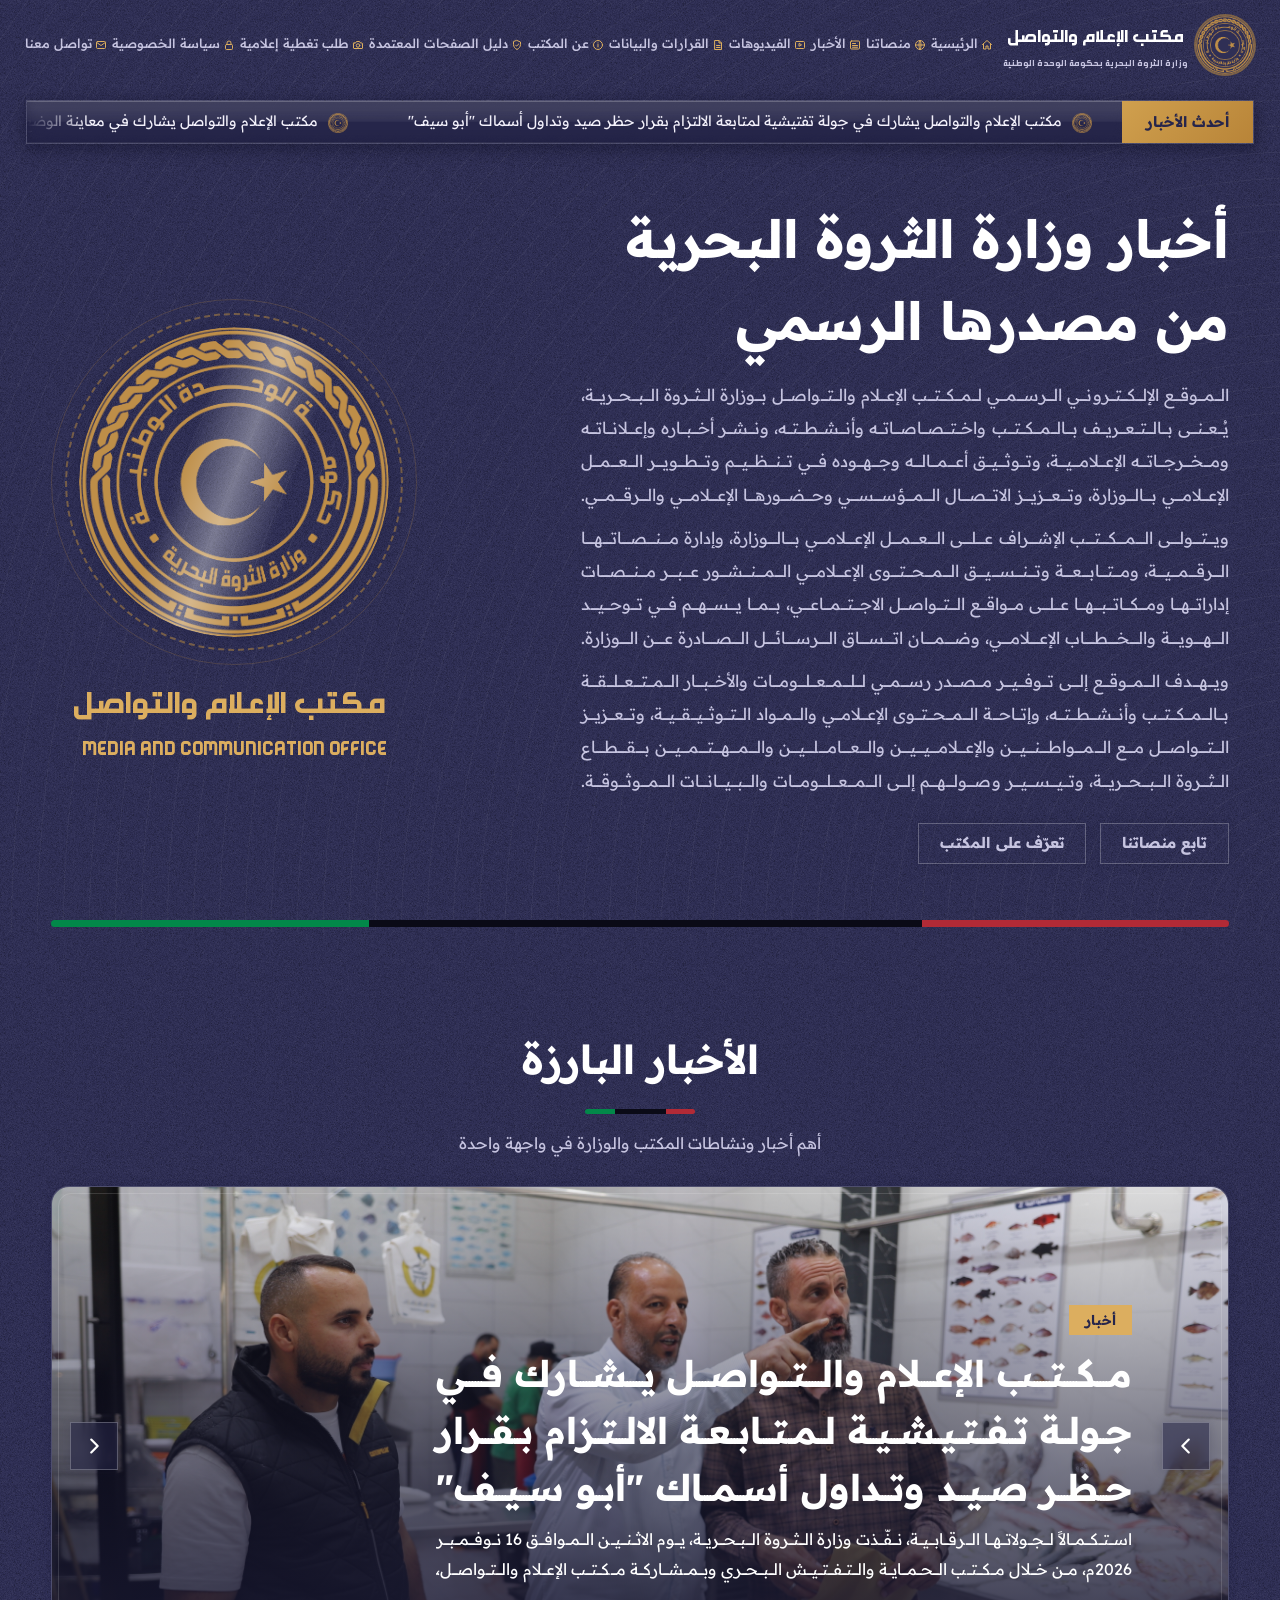
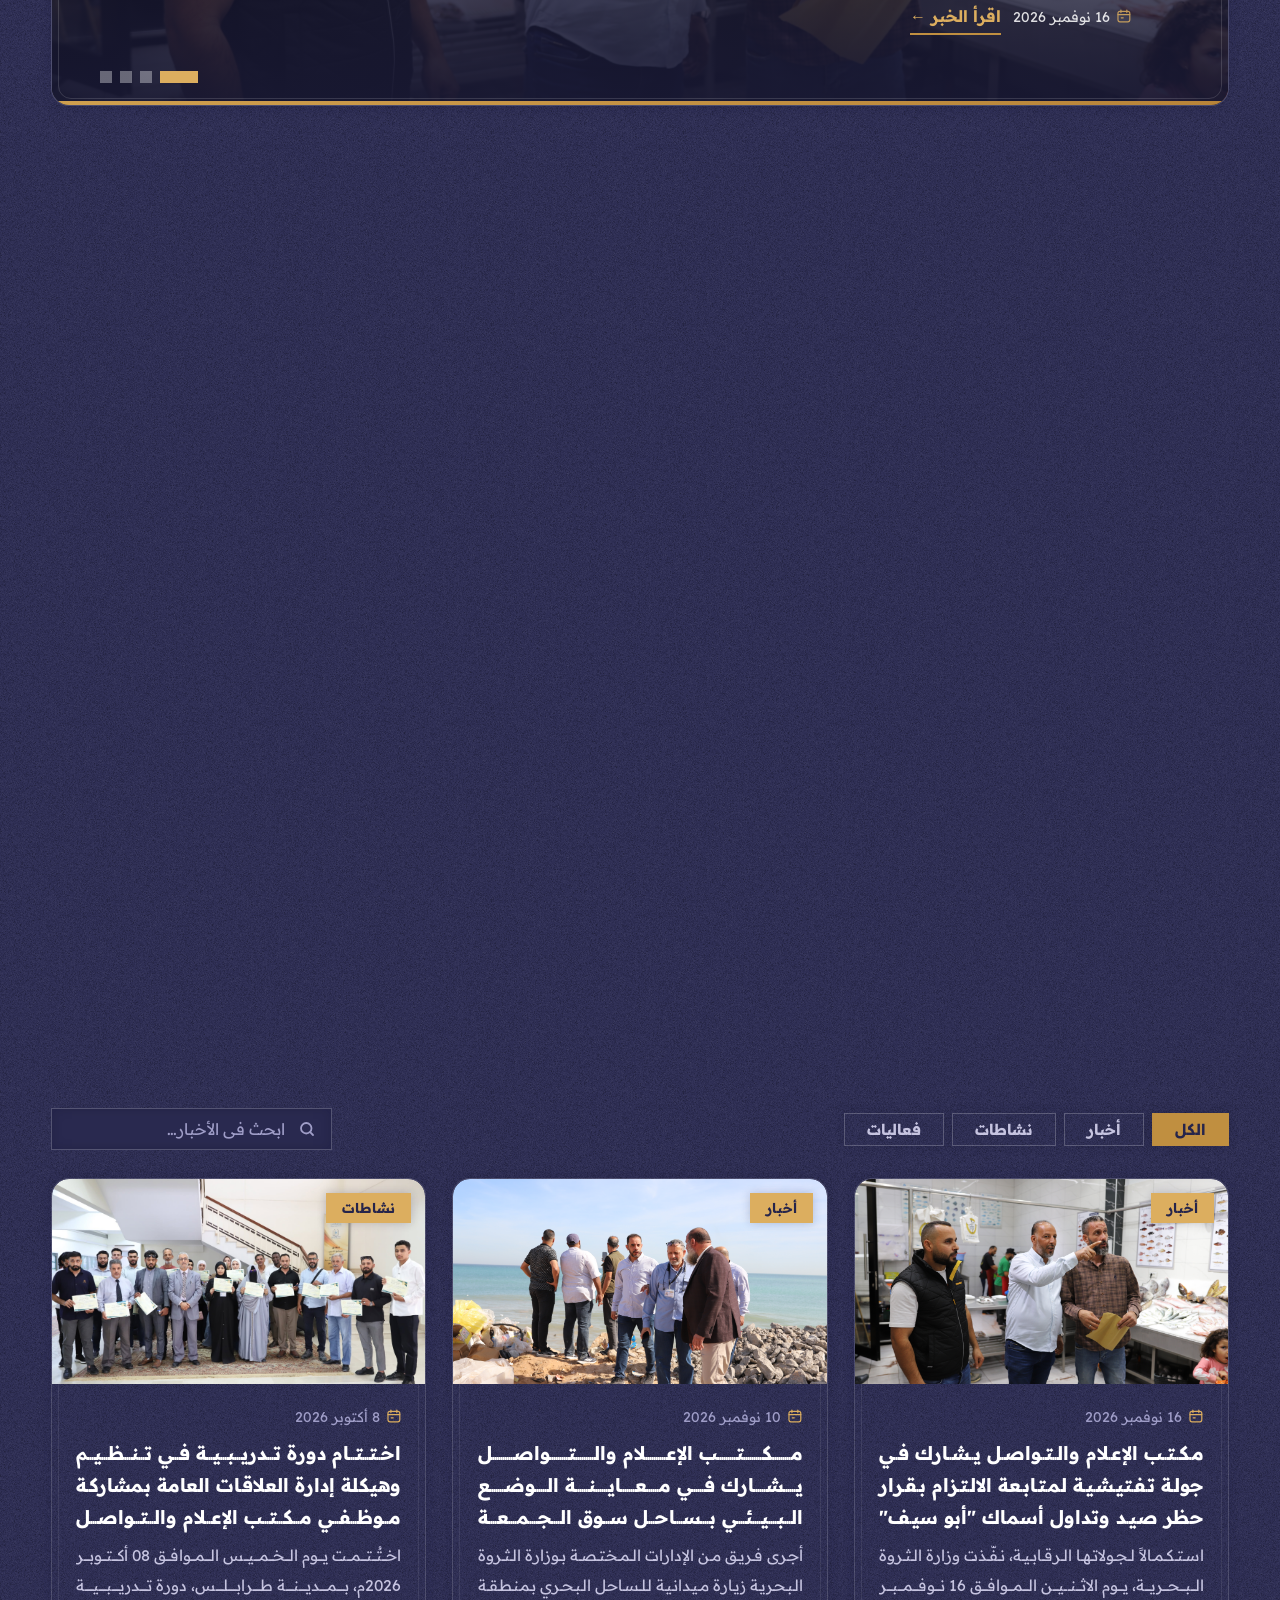
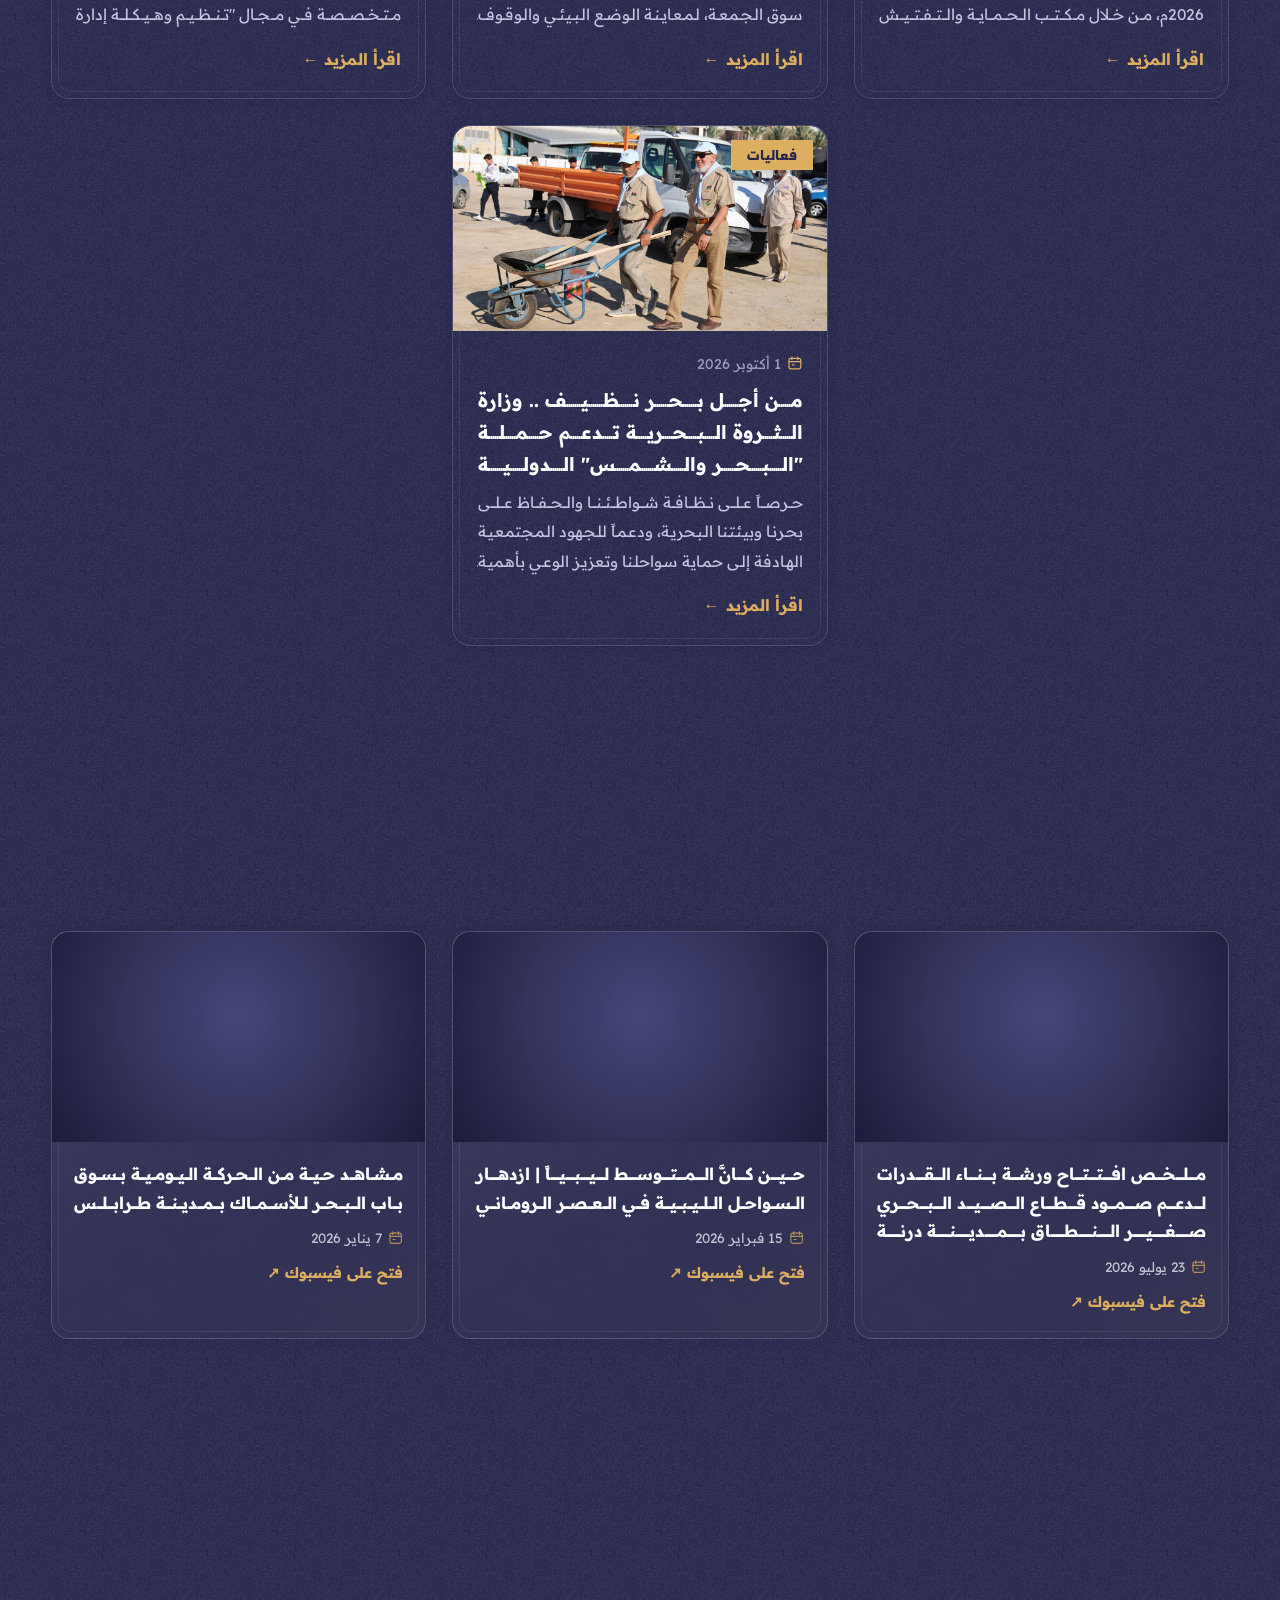
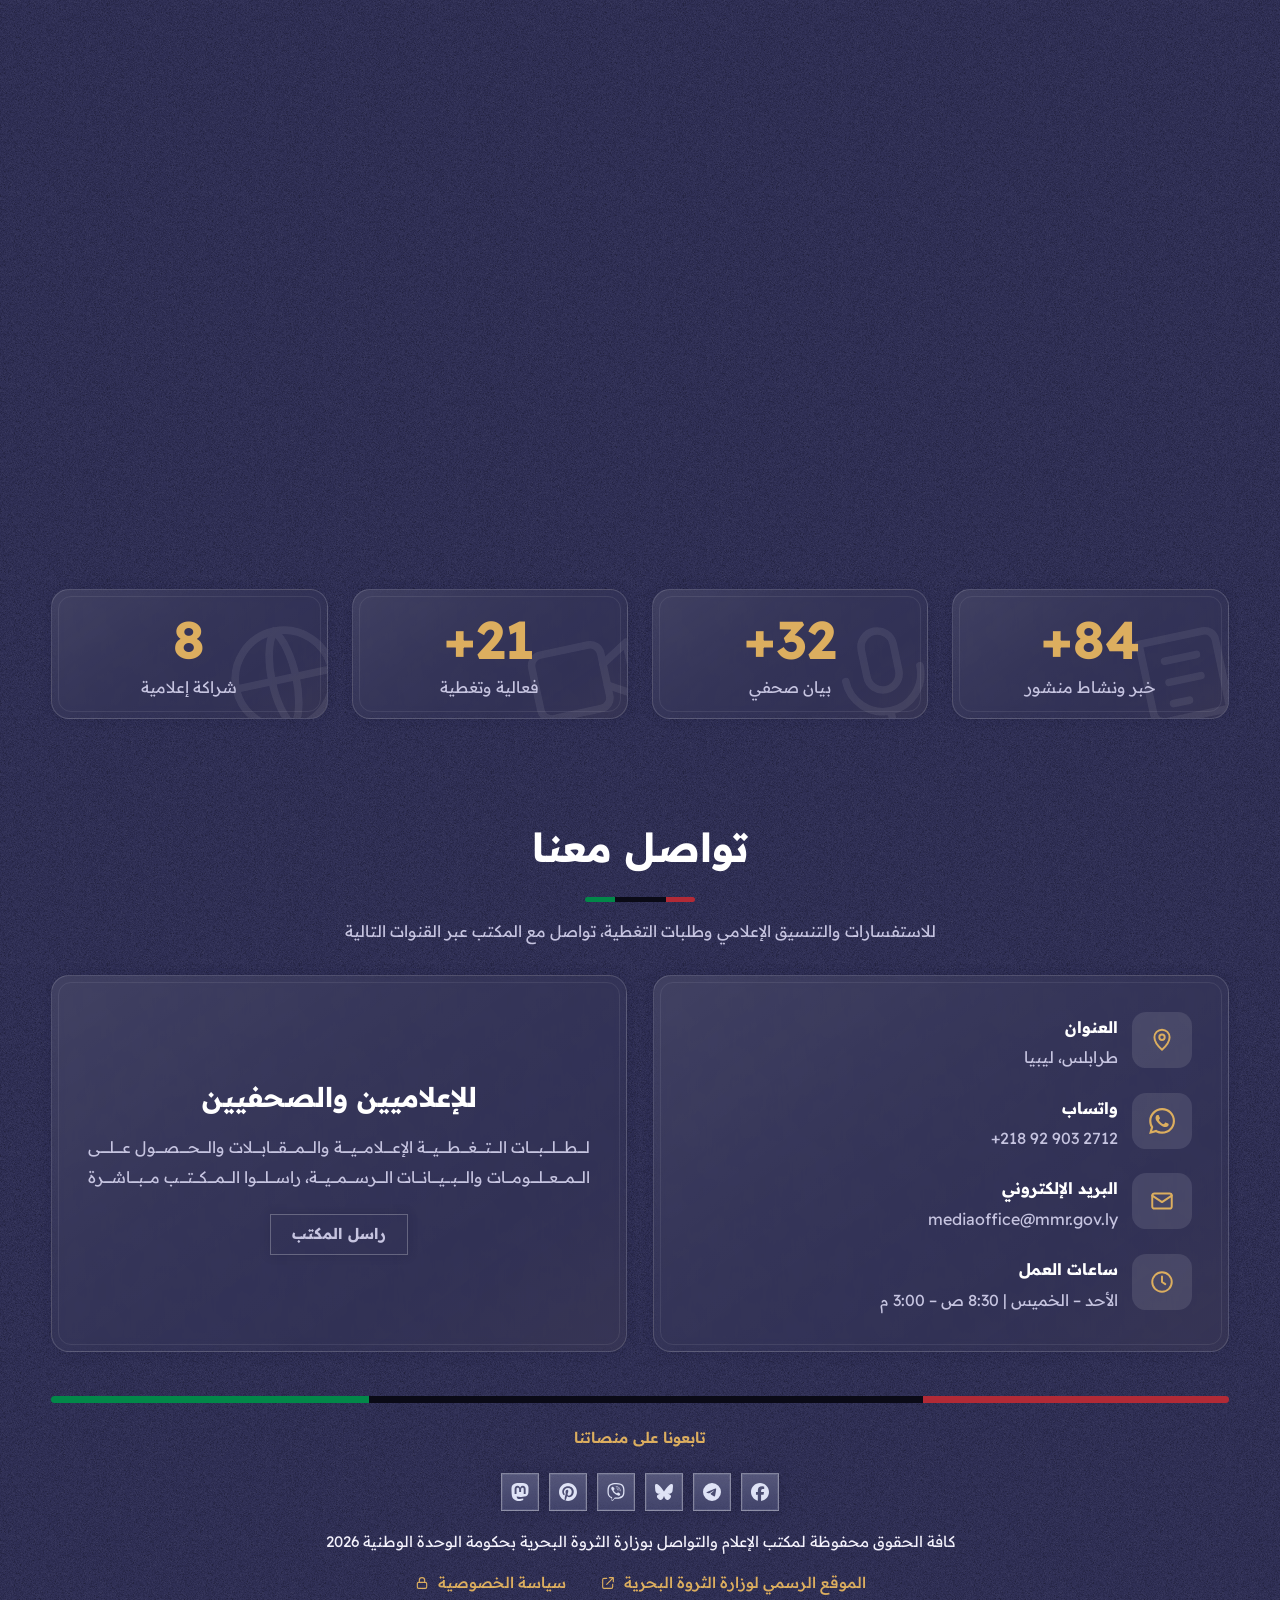
<file: index.html>
<!DOCTYPE html>
<html lang="ar" dir="rtl">
<head>
<!-- Google Analytics -->
<script async src="https://www.googletagmanager.com/gtag/js?id=G-2QQ9T7BYQZ"></script>
<script>
  window.dataLayer = window.dataLayer || [];
  function gtag(){dataLayer.push(arguments);}
  gtag('js', new Date());
  gtag('config', 'G-2QQ9T7BYQZ');
</script>
<meta charset="utf-8">
<meta name="viewport" content="width=device-width, initial-scale=1">
<title>مكتب الإعلام والتواصل | وزارة الثروة البحرية</title>
<meta name="description" content="المنصة الإعلامية الرسمية لمكتب الإعلام والتواصل بوزارة الثروة البحرية — أخبار ونشاطات وبيانات صحفية.">
<meta property="og:title" content="مكتب الإعلام والتواصل | وزارة الثروة البحرية">
<meta property="og:type" content="website">
<meta name="theme-color" content="#2f2f55">
<link rel="stylesheet" href="site.css?v=20261175">
<style>
@font-face{
  font-family:'Ara Hamah AlFidaa';
  src:url([data-uri]) format('woff');
  font-weight:400;
  font-display:swap;
}
.brand b,.brand small,#officeName,#officeEn{font-family:'Ara Hamah AlFidaa','Readex Pro',sans-serif;font-weight:400}
.brand b,.brand small{line-height:1.22}
.office-caption{width:min(100%,19rem);container-type:inline-size;text-align:center;margin-top:36px}
.office-caption #officeName{font-size:14.88cqi;margin:0;line-height:1.25;white-space:nowrap}
.office-caption #officeEn{font-size:9.34cqi;letter-spacing:normal;line-height:1.2;white-space:nowrap}
@media(max-width:900px){.office-caption{width:min(100%,17rem);margin-top:28px}}
.brand b{font-size:clamp(1.45rem,2vw,1.75rem)}
.brand small{display:block;font-size:clamp(.96rem,1.45vw,1.19rem);margin-top:3px}
@media(max-width:480px){.brand{gap:9px}.brand small{max-width:18em}}
</style>
<link rel="stylesheet" href="ticker.css?v=3">
<link rel="icon" href="favicon.ico?v=2" sizes="any">
<link rel="icon" type="image/png" sizes="32x32" href="favicon-32x32.png?v=2">
<link rel="icon" type="image/png" sizes="16x16" href="favicon-16x16.png?v=2">
<link rel="apple-touch-icon" sizes="180x180" href="apple-touch-icon.png?v=2">
<link rel="manifest" href="site.webmanifest">
<link rel="me" href="https://mastodon.social/@mmrlibya">
</head>
<body>

<header class="top" id="top">
  <div class="container nav">
    <a href="#home" class="brand">
      <div class="logo"><img src="images/logo.png" alt="شعار الوزارة"></div>
      <div><b id="brandOffice">مكتب الإعلام والتواصل</b><small id="brandMin"></small></div>
    </a>
    <nav id="nav">
      <ul>
        <li><a href="#home"><svg class="nav-ic" viewBox="0 0 24 24" width="16" height="16" fill="none" stroke="currentColor" stroke-width="2" stroke-linecap="round" stroke-linejoin="round" aria-hidden="true"><path d="M3 11l9-8 9 8"/><path d="M5 10v10h5v-6h4v6h5V10"/></svg><span>الرئيسية</span></a></li>
        <li><a href="#platforms"><svg class="nav-ic" viewBox="0 0 24 24" width="16" height="16" fill="none" stroke="currentColor" stroke-width="2" stroke-linecap="round" stroke-linejoin="round" aria-hidden="true"><circle cx="12" cy="12" r="9"/><path d="M3 12h18"/><path d="M12 3c3 3.2 3 14.8 0 18"/><path d="M12 3c-3 3.2-3 14.8 0 18"/></svg><span>منصاتنا</span></a></li>
        <li><a href="#news"><svg class="nav-ic" viewBox="0 0 24 24" width="16" height="16" fill="none" stroke="currentColor" stroke-width="2" stroke-linecap="round" stroke-linejoin="round" aria-hidden="true"><rect x="3" y="4" width="18" height="16" rx="2"/><path d="M7 9h6"/><path d="M7 13h10"/><path d="M7 16.5h10"/></svg><span>الأخبار</span></a></li>
        <li><a href="videos.html"><svg class="nav-ic" viewBox="0 0 24 24" width="16" height="16" fill="none" stroke="currentColor" stroke-width="2" stroke-linecap="round" stroke-linejoin="round" aria-hidden="true"><rect x="3" y="5" width="18" height="14" rx="2"/><path d="M10 9.5v5l4.5-2.5z"/></svg><span>الفيديوهات</span></a></li>
        <li><a href="decisions.html"><svg class="nav-ic" viewBox="0 0 24 24" width="16" height="16" fill="none" stroke="currentColor" stroke-width="2" stroke-linecap="round" stroke-linejoin="round" aria-hidden="true"><path d="M6 3h8l5 5v13H6z"/><path d="M14 3v5h5"/><path d="M9 13h7"/><path d="M9 17h7"/></svg><span>القرارات والبيانات</span></a></li>
        <li><a href="#about"><svg class="nav-ic" viewBox="0 0 24 24" width="16" height="16" fill="none" stroke="currentColor" stroke-width="2" stroke-linecap="round" stroke-linejoin="round" aria-hidden="true"><circle cx="12" cy="12" r="9"/><path d="M12 11v5"/><path d="M12 7.8v.2"/></svg><span>عن المكتب</span></a></li>
        <li><a href="directory.html"><svg class="nav-ic" viewBox="0 0 24 24" width="16" height="16" fill="none" stroke="currentColor" stroke-width="2" stroke-linecap="round" stroke-linejoin="round" aria-hidden="true"><path d="M12 3l7 3v5c0 4.5-3 8-7 10-4-2-7-5.500-7-10V6z"/><path d="M9 12l2.200 2.200L15.500 10"/></svg><span>دليل الصفحات المعتمدة</span></a></li>
        <li><a href="coverage.html"><svg class="nav-ic" viewBox="0 0 24 24" width="16" height="16" fill="none" stroke="currentColor" stroke-width="2" stroke-linecap="round" stroke-linejoin="round" aria-hidden="true"><path d="M4 8h3l2-3h6l2 3h3a1 1 0 0 1 1 1v9a1 1 0 0 1-1 1H4a1 1 0 0 1-1-1V9a1 1 0 0 1 1-1z"/><circle cx="12" cy="13" r="3.500"/></svg><span>طلب تغطية إعلامية</span></a></li>
        <li><a href="privacy-policy.html"><svg class="nav-ic" viewBox="0 0 24 24" width="16" height="16" fill="none" stroke="currentColor" stroke-width="2" stroke-linecap="round" stroke-linejoin="round" aria-hidden="true"><rect x="5" y="11" width="14" height="10" rx="2"/><path d="M8 11V8a4 4 0 0 1 8 0v3"/></svg><span>سياسة الخصوصية</span></a></li>
        <li><a href="#contact"><svg class="nav-ic" viewBox="0 0 24 24" width="16" height="16" fill="none" stroke="currentColor" stroke-width="2" stroke-linecap="round" stroke-linejoin="round" aria-hidden="true"><rect x="3" y="5" width="18" height="14" rx="2"/><path d="M3.500 7l8.500 6 8.500-6"/></svg><span>تواصل معنا</span></a></li>
      </ul>
    </nav>
    <button class="burger" id="burger" aria-label="القائمة">☰</button>
  </div>
</header>

<!-- Ticker -->
<div class="ticker" id="tickerWrap" hidden data-home="">
  <div class="lbl">أحدث الأخبار</div>
  <div class="track"><div class="ticker-window"><div class="run" id="tickerRun"></div></div></div>
</div>


<!-- Hero -->
<div class="hero" id="home">
  <div class="glow"></div>
  <div class="container">
    <div class="hero-grid">
      <div>
        <h1 id="heroTitle"></h1>
        <p class="lead" id="heroLead"></p>
        <div class="btns">
          <a href="#platforms" class="btn primary">تابع منصاتنا</a>
          <a href="#about" class="btn primary">تعرّف على المكتب</a>
        </div>
      </div>
      <div class="emblem">
        <div class="ring"><div class="emblem-face"><img src="images/logo.png" alt="شعار مكتب الإعلام والتواصل"></div></div>
        <div class="office-caption">
          <h2 id="officeName"></h2>
          <small id="officeEn" lang="en" dir="ltr"></small>
        </div>
      </div>
    </div>
    <div class="flag" aria-hidden="true"><i></i><i></i><i></i></div>
  </div>
</div>

<!-- Featured -->
<section id="featured">
  <div class="container">
    <div class="sec-head rv"><h2>الأخبار البارزة</h2><div class="bar"></div><p>أهم أخبار ونشاطات المكتب والوزارة في واجهة واحدة</p></div>
    <div class="slider rv" id="slider" aria-roledescription="carousel">
      <div id="slides"></div>
      <button class="s-nav s-prev" id="sPrev" aria-label="التالي"><svg viewBox="0 0 24 24" width="22" height="22" fill="none" stroke="currentColor" stroke-width="2.4" stroke-linecap="round" stroke-linejoin="round" aria-hidden="true"><path d="M9 5l7 7-7 7"/></svg></button>
      <button class="s-nav s-next" id="sNext" aria-label="السابق"><svg viewBox="0 0 24 24" width="22" height="22" fill="none" stroke="currentColor" stroke-width="2.4" stroke-linecap="round" stroke-linejoin="round" aria-hidden="true"><path d="M15 5l-7 7 7 7"/></svg></button>
      <div class="dots" id="dots"></div>
      <div class="progress"><i id="prog"></i></div>
    </div>
  </div>
</section>

<!-- Platforms -->
<section id="platforms">
  <div class="container">
    <div class="sec-head rv"><h2>منصاتنا</h2><div class="bar"></div><p>تابع أخبار المكتب والوزارة عبر حساباتنا الرسمية</p></div>
    <div class="plats" id="plats"></div>
  </div>
</section>


<!-- News -->
<section id="news">
  <div class="container">
    <div class="sec-head rv"><h2>الأخبار والنشاطات</h2><div class="bar"></div><p>أحدث أخبار ونشاطات وبيانات مكتب الإعلام والتواصل، يمكنك تصفيتها حسب التصنيف أو البحث فيها</p></div>
    <div class="toolbar rv">
      <div class="filters" id="filters"></div>
      <div class="search">
        <input id="q" type="search" placeholder="ابحث في الأخبار…" aria-label="بحث">
        <svg width="18" height="18" viewBox="0 0 24 24" fill="none" stroke="currentColor" stroke-width="2.4" stroke-linecap="round"><circle cx="11" cy="11" r="7"/><path d="m20 20-3.5-3.5"/></svg>
      </div>
    </div>
    <div class="grid" id="grid"></div>
    <div class="loadmore"><button class="btn outline" id="more">عرض المزيد من الأخبار</button></div>
  </div>
</section>

<!-- Videos -->
<section id="videos">
  <div class="container">
    <div class="sec-head rv"><h2>الفيديوهات</h2><div class="bar"></div><p>إنتاجات مكتب الإعلام والتواصل المرئية من الصفحة الرسمية لوزارة الثروة البحرية على فيسبوك</p></div>
    <div class="vgrid" id="vgrid"></div>
  </div>
</section>

<!-- About -->
<section id="about">
  <div class="container">
    <div class="sec-head rv"><h2>عن المكتب</h2><div class="bar"></div><p>نعمل على إيصال رسالة الوزارة بدقة ومهنية، وبناء علاقة ثقة مع الإعلام والمجتمع</p></div>
    <div class="services" id="services"></div>
  </div>
</section>

<div class="stats"><div class="container stat-grid" id="stats"></div></div>

<!-- Contact -->
<section id="contact">
  <div class="container">
    <div class="sec-head rv"><h2>تواصل معنا</h2><div class="bar"></div><p>للاستفسارات والتنسيق الإعلامي وطلبات التغطية، تواصل مع المكتب عبر القنوات التالية</p></div>
    <div class="contact-wrap">
      <div class="c-card dbl rv"><div class="c-list" id="cList"></div></div>
      <div class="c-card c-cta dbl rv">
        <h3>للإعلاميين والصحفيين</h3>
        <p>لطلبات التغطية الإعلامية والمقابلات والحصول على المعلومات والبيانات الرسمية، راسلوا المكتب مباشرة</p>
        <div><a id="mailBtn" class="btn primary" href="#">راسل المكتب</a></div>
      </div>
    </div>
  </div>
</section>

<footer id="footer">
  <div class="container"><p class="f-follow">تابعونا على منصاتنا</p><div class="f-social" role="navigation" aria-label="منصات مكتب الإعلام والتواصل"><a class="f-soc f-facebook" href="https://www.facebook.com/MMRLibya.Media" target="_blank" rel="noopener" aria-label="فيسبوك" title="فيسبوك"><svg viewBox="0 0 24 24" width="19" height="19" aria-hidden="true"><path fill="currentColor" d="M9.101 23.691v-7.98H6.627v-3.667h2.474v-1.58c0-4.085 1.848-5.978 5.858-5.978.401 0 .955.042 1.468.103a9 9 0 0 1 1.141.195v3.325a9 9 0 0 0-.653-.036 27 27 0 0 0-.733-.009c-.707 0-1.259.096-1.675.309a1.7 1.7 0 0 0-.679.622c-.258.42-.374.995-.374 1.752v1.297h3.919l-.386 2.103-.287 1.564h-3.246v8.245C19.396 23.238 24 18.179 24 12.044c0-6.627-5.373-12-12-12s-12 5.373-12 12c0 5.628 3.874 10.35 9.101 11.647"/></svg></a><a class="f-soc f-telegram" href="https://t.me/MMRMedia" target="_blank" rel="noopener" aria-label="تيليجرام" title="تيليجرام"><svg viewBox="0 0 24 24" width="19" height="19" aria-hidden="true"><path fill="currentColor" d="M11.944 0A12 12 0 0 0 0 12a12 12 0 0 0 12 12 12 12 0 0 0 12-12A12 12 0 0 0 12 0zm4.962 7.224c.1-.002.321.023.465.14a.5.5 0 0 1 .171.325c.016.093.036.306.02.472-.18 1.898-.962 6.502-1.36 8.627-.168.9-.499 1.201-.82 1.23-.696.065-1.225-.46-1.9-.902-1.056-.693-1.653-1.124-2.678-1.8-1.185-.78-.417-1.21.258-1.91.177-.184 3.247-2.977 3.307-3.23.007-.032.014-.15-.056-.212s-.174-.041-.249-.024q-.159.037-5.061 3.345-.72.495-1.302.48c-.428-.008-1.252-.241-1.865-.44-.752-.245-1.349-.374-1.297-.789q.04-.324.893-.663 5.247-2.286 6.998-3.014c3.332-1.386 4.025-1.627 4.476-1.635"/></svg></a><a class="f-soc f-bluesky" href="https://bsky.app/profile/mmr.id.ly" target="_blank" rel="noopener" aria-label="بلو سكاي" title="بلو سكاي"><svg viewBox="0 0 24 24" width="19" height="19" aria-hidden="true"><path fill="currentColor" d="M5.202 2.857C7.954 4.922 10.913 9.11 12 11.358c1.087-2.247 4.046-6.436 6.798-8.501C20.783 1.366 24 .213 24 3.883c0 .732-.42 6.156-.667 7.037-.856 3.061-3.978 3.842-6.755 3.37 4.854.826 6.089 3.562 3.422 6.299-5.065 5.196-7.28-1.304-7.847-2.97-.104-.305-.152-.448-.153-.327 0-.121-.05.022-.153.327-.568 1.666-2.782 8.166-7.847 2.97-2.667-2.737-1.432-5.473 3.422-6.3-2.777.473-5.899-.308-6.755-3.369C.42 10.04 0 4.615 0 3.883c0-3.67 3.217-2.517 5.202-1.026"/></svg></a><a class="f-soc f-viber" href="https://invite.viber.com/?g2=AQBmCLbcQBo1xlcXnOtDM0iU54M0FfDL5Kn6hOlRgG2xcAPt0uUorzZGPcBJAmgn" target="_blank" rel="noopener" aria-label="فايبر" title="فايبر"><svg viewBox="0 0 24 24" width="19" height="19" aria-hidden="true"><path fill="currentColor" d="M11.4 0C9.473.028 5.333.344 3.02 2.467 1.302 4.187.696 6.7.633 9.817S.488 18.776 6.12 20.36h.003l-.004 2.416s-.037.977.61 1.177c.777.242 1.234-.5 1.98-1.302.407-.44.972-1.084 1.397-1.58 3.85.326 6.812-.416 7.15-.525.776-.252 5.176-.816 5.892-6.657.74-6.02-.36-9.83-2.34-11.546-.596-.55-3.006-2.3-8.375-2.323 0 0-.395-.025-1.037-.017zm.058 1.693c.545-.004.88.017.88.017 4.542.02 6.717 1.388 7.222 1.846 1.675 1.435 2.53 4.868 1.906 9.897v.002c-.604 4.878-4.174 5.184-4.832 5.395-.28.09-2.882.737-6.153.524 0 0-2.436 2.94-3.197 3.704-.12.12-.26.167-.352.144-.13-.033-.166-.188-.165-.414l.02-4.018c-4.762-1.32-4.485-6.292-4.43-8.895.054-2.604.543-4.738 1.996-6.173 1.96-1.773 5.474-2.018 7.11-2.03zm.38 2.602a.304.304 0 0 0-.004.607c1.624.01 2.946.537 4.028 1.592 1.073 1.046 1.62 2.468 1.633 4.334.002.167.14.3.307.3a.304.304 0 0 0 .3-.304c-.014-1.984-.618-3.596-1.816-4.764-1.19-1.16-2.692-1.753-4.447-1.765zm-3.96.695a.98.98 0 0 0-.616.117l-.01.002c-.43.247-.816.562-1.146.932q-.004.004-.008.008-.4.484-.46.948a.6.6 0 0 0-.007.14q0 .205.065.4l.013.01c.135.48.473 1.276 1.205 2.604.42.768.903 1.5 1.446 2.186q.405.517.87.984l.132.132q.466.463.984.87a15.5 15.5 0 0 0 2.186 1.447c1.328.733 2.126 1.07 2.604 1.206l.01.014a1.3 1.3 0 0 0 .54.055q.466-.055.948-.46c.004 0 .003-.002.008-.005.37-.33.683-.72.93-1.148l.003-.01c.225-.432.15-.842-.18-1.12-.004 0-.698-.58-1.037-.83q-.54-.383-1.113-.71c-.51-.285-1.032-.106-1.248.174l-.447.564c-.23.283-.657.246-.657.246-3.12-.796-3.955-3.955-3.955-3.955s-.037-.426.248-.656l.563-.448c.277-.215.456-.737.17-1.248a13 13 0 0 0-.71-1.115 28 28 0 0 0-.83-1.035.82.82 0 0 0-.502-.297zm4.49.88a.303.303 0 0 0-.018.606c1.16.085 2.017.466 2.645 1.15.63.688.93 1.524.906 2.57a.306.306 0 0 0 .61.013c.025-1.175-.334-2.193-1.067-2.994-.74-.81-1.777-1.253-3.05-1.346h-.024zm.463 1.63a.305.305 0 0 0-.3.287c-.008.167.12.31.288.32.523.028.875.175 1.113.422.24.245.388.62.416 1.164a.304.304 0 0 0 .605-.03c-.03-.644-.215-1.178-.58-1.557-.367-.378-.893-.574-1.52-.607h-.018z"/></svg></a><a class="f-soc f-pinterest" href="https://www.pinterest.com/MMRLibya_Media" target="_blank" rel="noopener" aria-label="بنترست" title="بنترست"><svg viewBox="0 0 24 24" width="19" height="19" aria-hidden="true"><path fill="currentColor" d="M12.017 0C5.396 0 .029 5.367.029 11.987c0 5.079 3.158 9.417 7.618 11.162-.105-.949-.199-2.403.041-3.439.219-.937 1.406-5.957 1.406-5.957s-.359-.72-.359-1.781c0-1.663.967-2.911 2.168-2.911 1.024 0 1.518.769 1.518 1.688 0 1.029-.653 2.567-.992 3.992-.285 1.193.6 2.165 1.775 2.165 2.128 0 3.768-2.245 3.768-5.487 0-2.861-2.063-4.869-5.008-4.869-3.41 0-5.409 2.562-5.409 5.199 0 1.033.394 2.143.889 2.741.099.12.112.225.085.345-.09.375-.293 1.199-.334 1.363-.053.225-.172.271-.401.165-1.495-.69-2.433-2.878-2.433-4.646 0-3.776 2.748-7.252 7.92-7.252 4.158 0 7.392 2.967 7.392 6.923 0 4.135-2.607 7.462-6.233 7.462-1.214 0-2.354-.629-2.758-1.379l-.749 2.848c-.269 1.045-1.004 2.352-1.498 3.146 1.123.345 2.306.535 3.55.535 6.607 0 11.985-5.365 11.985-11.987C23.999 5.367 18.627 0 12.017 0z"/></svg></a><a class="f-soc f-mastodon" href="https://mastodon.social/@mmrlibya" target="_blank" rel="me noopener" aria-label="ماستودون" title="ماستودون"><svg viewBox="0 0 24 24" width="19" height="19" aria-hidden="true"><path fill="currentColor" d="M23.268 5.313c-.35-2.578-2.617-4.61-5.304-5.004C17.51.242 15.792 0 11.813 0h-.03c-3.98 0-4.835.242-5.288.309C3.882.692 1.496 2.518.917 5.127.64 6.412.61 7.837.661 9.143c.074 1.874.088 3.745.26 5.611.118 1.24.325 2.47.62 3.68.55 2.237 2.777 4.098 4.96 4.857 2.336.792 4.849.923 7.256.38.265-.061.527-.132.786-.213.585-.184 1.27-.39 1.774-.753a.057.057 0 0 0 .023-.043v-1.809a.052.052 0 0 0-.02-.041.053.053 0 0 0-.046-.01 20.282 20.282 0 0 1-4.709.545c-2.73 0-3.463-1.284-3.674-1.818a5.593 5.593 0 0 1-.319-1.433.053.053 0 0 1 .066-.054c1.517.363 3.072.546 4.632.546.376 0 .75 0 1.125-.01 1.57-.044 3.224-.124 4.768-.422.038-.008.077-.015.11-.024 2.435-.464 4.753-1.92 4.989-5.604.008-.145.03-1.52.03-1.67.002-.512.167-3.63-.024-5.545zm-3.748 9.195h-2.561V8.29c0-1.309-.55-1.976-1.67-1.976-1.23 0-1.846.79-1.846 2.35v3.403h-2.546V8.663c0-1.56-.617-2.35-1.848-2.35-1.112 0-1.668.668-1.67 1.977v6.218H4.822V8.102c0-1.31.337-2.35 1.011-3.12.696-.77 1.608-1.164 2.74-1.164 1.311 0 2.302.5 2.962 1.498l.638 1.06.638-1.06c.66-.999 1.65-1.498 2.96-1.498 1.13 0 2.043.395 2.74 1.164.675.77 1.012 1.81 1.012 3.12z"/></svg></a></div><p class="f1">كافة الحقوق محفوظة لمكتب الإعلام والتواصل بوزارة الثروة البحرية بحكومة الوحدة الوطنية 2026</p>
    <p class="ministry-site"><a href="https://www.mmr.gov.ly/" target="_blank" rel="noopener" aria-label="الموقع الرسمي لوزارة الثروة البحرية"><span>الموقع الرسمي لوزارة الثروة البحرية</span><svg aria-hidden="true" width="16" height="16" viewBox="0 0 24 24" fill="none" stroke="currentColor" stroke-width="1.7" stroke-linecap="round" stroke-linejoin="round"><path d="M14 4h6v6m0-6L10 14M10 5H6a2 2 0 0 0-2 2v11a2 2 0 0 0 2 2h11a2 2 0 0 0 2-2v-4"/></svg></a><a href="privacy-policy.html" aria-label="سياسة الخصوصية"><span>سياسة الخصوصية</span><svg aria-hidden="true" width="16" height="16" viewBox="0 0 24 24" fill="none" stroke="currentColor" stroke-width="1.7" stroke-linecap="round" stroke-linejoin="round"><rect x="5" y="11" width="14" height="9" rx="2"/><path d="M8 11V8a4 4 0 0 1 8 0v3"/></svg></a></p>
  </div>
</footer>

<button class="to-top" id="toTop" aria-label="أعلى الصفحة">↑</button>
<div class="modal" id="modal" role="dialog" aria-modal="true"><div class="m-box" id="mBox"></div></div>

<script>
/* =====================================================================
   ملف بيانات الموقع — مكتب الإعلام والتواصل | وزارة الثروة البحرية
   ---------------------------------------------------------------------
   هذا هو الملف الوحيد الذي تحتاج لتعديله لإضافة الأخبار.
   لإضافة خبر جديد: انسخ أحد الأخبار في الأسفل والصقه أعلى القائمة
   ثم غيّر بياناته. (أو استخدم صفحة add-news.html لتوليد الخبر تلقائياً)
   ===================================================================== */

/* ---------- إعدادات عامة (عدّل بياناتك الحقيقية هنا) ---------- */
window.SITE = {
  ministry: "وزارة الثروة البحرية",
  ministrySub: "وزارة الثروة البحرية بحكومة الوحدة الوطنية",
  office: "مكتب الإعلام والتواصل",
  officeEn: "MEDIA AND COMMUNICATION OFFICE",
  heroTitle: "أخبار وزارة الثروة البحرية من مصدرها الرسمي",
  heroText: [
    "الموقع الإلكتروني الرسمي لمكتب الإعلام والتواصل بوزارة الثروة البحرية، يُعنى بالتعريف بالمكتب واختصاصاته وأنشطته، ونشر أخباره وإعلاناته ومخرجاته الإعلامية، وتوثيق أعماله وجهوده في تنظيم وتطوير العمل الإعلامي بالوزارة، وتعزيز الاتصال المؤسسي وحضورها الإعلامي والرقمي.",
    "ويتولى المكتب الإشراف على العمل الإعلامي بالوزارة، وإدارة منصاتها الرقمية، ومتابعة وتنسيق المحتوى الإعلامي المنشور عبر منصات إداراتها ومكاتبها على مواقع التواصل الاجتماعي، بما يسهم في توحيد الهوية والخطاب الإعلامي، وضمان اتساق الرسائل الصادرة عن الوزارة.",
    "ويهدف الموقع إلى توفير مصدر رسمي للمعلومات والأخبار المتعلقة بالمكتب وأنشطته، وإتاحة المحتوى الإعلامي والمواد التوثيقية، وتعزيز التواصل مع المواطنين والإعلاميين والعاملين والمهتمين بقطاع الثروة البحرية، وتيسير وصولهم إلى المعلومات والبيانات الموثوقة.",
  ],

  /* منصاتنا — ضع رابط كل منصة (اترك "" لإخفاء الرابط). icon: facebook | telegram | bluesky | viber | x | instagram | youtube */
  platforms: [
    { name: "فيسبوك",  handle: "صفحة المكتب الرسمية", icon: "facebook", url: "https://www.facebook.com/MMRLibya.Media" },
    { name: "تيليجرام", handle: "قناة المكتب الرسمية", icon: "telegram", url: "https://t.me/MMRMedia" },
    { name: "بلو سكاي", handle: "حساب المكتب الرسمي", icon: "bluesky", url: "https://bsky.app/profile/mmr.id.ly" },
    { name: "فايبر",   handle: "قناة المكتب الرسمية", icon: "viber", url: "https://invite.viber.com/?g2=AQBmCLbcQBo1xlcXnOtDM0iU54M0FfDL5Kn6hOlRgG2xcAPt0uUorzZGPcBJAmgn" },
    { name: "براندفيتش", handle: "الهوية البصرية للمكتب", icon: "brandfetch", cta: "اطّلع على الهوية", url: "https://brandfetch.com/mmr.id.ly" },
    { name: "بنترست", handle: "حساب المكتب الرسمي", icon: "pinterest", cta: "تابعنا", url: "https://www.pinterest.com/MMRLibya_Media" },
    { name: "ماستودون", handle: "حساب المكتب الرسمي", icon: "mastodon", cta: "تابعنا", url: "https://mastodon.social/@mmrlibya" }
  ],

  /* بيانات التواصل — استبدلها ببياناتكم الرسمية */
  contact: {
    address: "طرابلس، ليبيا",
    phone: "+218 92 903 2712",
    email: "mediaoffice@mmr.gov.ly",
    hours: "الأحد – الخميس | 8:30 ص – 3:00 م"
  },

  /* أرقام تظهر بعدّاد متحرك (عدّلها أو احذفها) */
  stats: [
    { value: 120, suffix: "+", label: "خبر ونشاط منشور", icon: "press" },
    { value: 45,  suffix: "+", label: "بيان صحفي" },
    { value: 30,  suffix: "+", label: "فعالية وتغطية" },
    { value: 12,  suffix: "",  label: "شراكة إعلامية" }
  ],

  /* مهام المكتب (قسم "عن المكتب") */
  services: [
    { icon: "mic",   title: "المتحدث الرسمي والبيانات", text: "صياغة البيانات الصحفية والتصريحات الرسمية ونشرها عبر القنوات المعتمدة" },
    { icon: "cam",   title: "التغطية الإعلامية",       text: "تغطية فعاليات الوزارة وزيارات المسؤولين والاجتماعات والمؤتمرات" },
    { icon: "net",   title: "المنصات الرقمية",         text: "إدارة حسابات الوزارة على مواقع الـتواصل الاجتماعي وتحديث محتواها" },
    { icon: "press", title: "العلاقات مع الإعلام",     text: "التنسيق مع الصحفيين والمؤسسات الإعلامية وتسهيل الحصول على المعلومة" },
    { icon: "doc",   title: "الرصد والتحليل",          text: "رصد ما يُنشر عن قطاع الثروة البحرية وإعداد التقارير الإعلامية الدورية" },
    { icon: "heart", title: "التوعية المجتمعية",       text: "حملات توعوية حول الصيد المستدام وحماية البيئة البحرية والموارد الحية" }
  ]
};

/* ---------- الأخبار والنشاطات ----------
   الحقول:
   id       : معرّف فريد بالإنجليزية بلا مسافات (مثال: "news-2026-11-20")
   title    : عنوان الخبر
   date     : التاريخ بصيغة سنة-شهر-يوم  (2026-11-20)
   category : التصنيف: "أخبار" أو "نشاطات" أو "بيانات" أو "فعاليات" (أو أي تصنيف تريده)
   summary  : ملخص قصير (سطرين) يظهر في البطاقة
   content  : نص الخبر الكامل — قائمة فقرات، كل فقرة بين علامتي اقتباس وتفصلها فاصلة
   image    : مسار الصورة، مثل "images/news1.jpg" (اتركه "" لاستخدام تصميم تلقائي)
   featured : true ليظهر الخبر في السلايدر البارز بالواجهة، وإلا false
   ملاحظة: الأخبار التالية تجريبية لعرض التصميم — احذفها أو استبدلها بأخبارك.
-------------------------------------------------------------- */
window.NEWS = [
  {
    id: "sample-5",
    title: "خبر تجريبي: إطلاق الموقع الإلكتروني الجديد لمكتب الإعلام والتواصل",
    date: "2026-11-20",
    category: "أخبار",
    summary: "هذا خبر تجريبي لعرض شكل الخبر البارز في الواجهة. استبدله بخبرك الحقيقي عبر ملف site-data.js?v=20261168",
    content: [
      "هذه فقرة تجريبية توضّح كيف يظهر نص الخبر الكامل داخل النافذة المنبثقة عند الضغط على البطاقة.",
      "يمكنك كتابة عدة فقرات؛ كل فقرة تُضاف بين علامتي اقتباس وتفصلها فاصلة كما في هذا المثال."
    ],
    image: "",
    featured: true
  },
  {
    id: "sample-4",
    title: "خبر تجريبي: تغطية اجتماع تنسيقي بين الوزارة والجهات ذات العلاقة",
    date: "2026-11-18",
    category: "نشاطات",
    summary: "مثال على خبر نشاط من نشاطات المكتب يظهر في السلايدر البارز وفي قائمة الأخبار الحديثة",
    content: ["نص تجريبي لخبر نشاط. استبدله بتفاصيل النشاط الحقيقي."],
    image: "",
    featured: true
  },
  {
    id: "sample-3",
    title: "خبر تجريبي: بيان صحفي صادر عن مكتب الإعلام",
    date: "2026-11-14",
    category: "بيانات",
    summary: "مثال على بيان صحفي. يمكن تصنيف الأخبار حسب النوع ويقوم الموقع بإنشاء أزرار التصفية تلقائياً",
    content: ["نص تجريبي للبيان الصحفي."],
    image: "",
    featured: true
  },
  {
    id: "sample-2",
    title: "خبر تجريبي: مشاركة الوزارة في فعالية توعوية حول حماية البيئة البحرية",
    date: "2026-11-09",
    category: "فعاليات",
    summary: "مثال على خبر فعالية. أضف صورة للخبر بوضع مسارها في حقل image",
    content: ["نص تجريبي لخبر فعالية."],
    image: "",
    featured: false
  },
  {
    id: "sample-1",
    title: "خبر تجريبي: ورشة إعلامية لتعزيز التواصل المؤسسي",
    date: "2026-11-03",
    category: "نشاطات",
    summary: "مثال إضافي لتعبئة شبكة الأخبار وإظهار زر عرض المزيد والتصفية والبحث",
    content: ["نص تجريبي."],
    image: "",
    featured: false
  }
];

window.LOGO_FB='[data-uri]';
(function(){document.querySelectorAll('img[src="images/logo.png"]').forEach(function(i){function fb(){i.onerror=null;i.src=window.LOGO_FB}i.onerror=fb;if(i.complete&&!i.naturalWidth)fb()})})();

</script>
<script src="site-data.js?v=20261168"></script>
<script>
const S=(p,w=26,f="none")=>`<svg width="${w}" height="${w}" viewBox="0 0 24 24" fill="${f}" stroke="${f==='none'?'currentColor':'none'}" stroke-width="1.8" stroke-linecap="round" stroke-linejoin="round">${p}</svg>`;
const ICONS={
  calendar:S('<rect x="3" y="5" width="18" height="16" rx="3"/><path d="M7.5 3v4M16.5 3v4M3 10h18M8 15h3"/>'),
  mic:S('<rect x="9" y="3" width="6" height="11" rx="3"/><path d="M5 11a7 7 0 0 0 14 0M12 18v3"/>'),
  cam:S('<rect x="3" y="6" width="13" height="12" rx="2"/><path d="m16 10 5-3v10l-5-3"/>'),
  net:S('<circle cx="12" cy="12" r="9"/><path d="M3 12h18M12 3c3 3.5 3 14.5 0 18M12 3c-3 3.5-3 14.5 0 18"/>'),
  press:S('<path d="M5 4h12a2 2 0 0 1 2 2v13H7a2 2 0 0 1-2-2zM9 8h6M9 12h6M9 16h3"/>'),
  doc:S('<path d="M4 20V10M10 20V4M16 20v-8M22 20H2"/>'),
  heart:S('<path d="M12 20s-8-4.6-8-10.5A4.5 4.5 0 0 1 12 7a4.5 4.5 0 0 1 8 2.5C20 15.4 12 20 12 20z"/>'),
  pin:S('<path d="M12 21s7-6.2 7-11.5A7 7 0 0 0 5 9.5C5 14.8 12 21 12 21z"/><circle cx="12" cy="9.5" r="2.5"/>',22),
  whatsapp:S('<path fill-rule="evenodd" d="M20.52 3.45A11.84 11.84 0 0 0 12.09 0C5.53 0 .2 5.33.2 11.89c0 2.09.54 4.13 1.58 5.93L.1 24l6.3-1.65a11.9 11.9 0 0 0 5.69 1.45h.01c6.55 0 11.89-5.33 11.89-11.89 0-3.18-1.24-6.18-3.47-8.46ZM12.1 21.79h-.01c-1.78 0-3.53-.48-5.05-1.39l-.36-.21-3.74.98 1-3.65-.24-.37a9.86 9.86 0 0 1-1.51-5.26c0-5.45 4.44-9.89 9.9-9.89a9.83 9.83 0 0 1 7 2.9 9.84 9.84 0 0 1 2.9 7c0 5.46-4.44 9.89-9.89 9.89Zm5.43-7.41c-.3-.15-1.76-.87-2.03-.97-.27-.1-.47-.15-.67.15-.2.3-.77.97-.94 1.16-.17.2-.35.23-.65.08-.3-.15-1.26-.46-2.4-1.48-.89-.79-1.49-1.77-1.66-2.07-.17-.3-.02-.46.13-.61.13-.13.3-.35.45-.52.15-.17.2-.3.3-.5.1-.19.05-.37-.03-.52-.07-.15-.67-1.61-.91-2.21-.24-.58-.49-.5-.67-.51h-.57c-.2 0-.52.07-.79.37-.27.3-1.04 1.02-1.04 2.48s1.07 2.88 1.22 3.08c.15.2 2.1 3.21 5.09 4.5.71.31 1.27.49 1.7.63.71.22 1.36.19 1.87.12.57-.09 1.76-.72 2.01-1.42.25-.69.25-1.29.17-1.41-.07-.13-.27-.2-.57-.35Z"/>',26,'currentColor'),
  mail:S('<rect x="3" y="5" width="18" height="14" rx="2"/><path d="m3 7 9 6 9-6"/>',22),
  clock:S('<circle cx="12" cy="12" r="9"/><path d="M12 7v5l3 2"/>',22),
  wave:S('<path d="M2 9c2.5-3 5-3 7.5 0s5 3 7.5 0 3-2 5-1M2 15c2.5-3 5-3 7.5 0s5 3 7.5 0 3-2 5-1"/>',70),
  fish:S('<path d="M3 12c3-5 8-6 12-4l5-3v14l-5-3c-4 2-9 1-12-4z"/><circle cx="8" cy="11" r=".8"/>',70),
  speaker:S('<path d="M4 10v4h4l6 4V6L8 10zM17 9a4 4 0 0 1 0 6"/>',70),
  star:S('<path d="m12 3 2.8 5.8 6.2.9-4.5 4.4 1.1 6.2L12 17.3 6.4 20.3l1.1-6.2L3 9.7l6.2-.9z"/>',70),
  pinterest:S('<path d="M12.017 0C5.396 0 .029 5.367.029 11.987c0 5.079 3.158 9.417 7.618 11.162-.105-.949-.199-2.403.041-3.439.219-.937 1.406-5.957 1.406-5.957s-.359-.72-.359-1.781c0-1.663.967-2.911 2.168-2.911 1.024 0 1.518.769 1.518 1.688 0 1.029-.653 2.567-.992 3.992-.285 1.193.6 2.165 1.775 2.165 2.128 0 3.768-2.245 3.768-5.487 0-2.861-2.063-4.869-5.008-4.869-3.41 0-5.409 2.562-5.409 5.199 0 1.033.394 2.143.889 2.741.099.12.112.225.085.345-.09.375-.293 1.199-.334 1.363-.053.225-.172.271-.401.165-1.495-.69-2.433-2.878-2.433-4.646 0-3.776 2.748-7.252 7.92-7.252 4.158 0 7.392 2.967 7.392 6.923 0 4.135-2.607 7.462-6.233 7.462-1.214 0-2.354-.629-2.758-1.379l-.749 2.848c-.269 1.045-1.004 2.352-1.498 3.146 1.123.345 2.306.535 3.55.535 6.607 0 11.985-5.365 11.985-11.987C23.999 5.367 18.627 0 12.017 0z"/>',26,"currentColor"),
  mastodon:S('<path d="M23.268 5.313c-.35-2.578-2.617-4.61-5.304-5.004C17.51.242 15.792 0 11.813 0h-.03c-3.98 0-4.835.242-5.288.309C3.882.692 1.496 2.518.917 5.127.64 6.412.61 7.837.661 9.143c.074 1.874.088 3.745.26 5.611.118 1.24.325 2.47.62 3.68.55 2.237 2.777 4.098 4.96 4.857 2.336.792 4.849.923 7.256.38.265-.061.527-.132.786-.213.585-.184 1.27-.39 1.774-.753a.057.057 0 0 0 .023-.043v-1.809a.052.052 0 0 0-.02-.041.053.053 0 0 0-.046-.01 20.282 20.282 0 0 1-4.709.545c-2.73 0-3.463-1.284-3.674-1.818a5.593 5.593 0 0 1-.319-1.433.053.053 0 0 1 .066-.054c1.517.363 3.072.546 4.632.546.376 0 .75 0 1.125-.01 1.57-.044 3.224-.124 4.768-.422.038-.008.077-.015.11-.024 2.435-.464 4.753-1.92 4.989-5.604.008-.145.03-1.52.03-1.67.002-.512.167-3.63-.024-5.545zm-3.748 9.195h-2.561V8.29c0-1.309-.55-1.976-1.67-1.976-1.23 0-1.846.79-1.846 2.35v3.403h-2.546V8.663c0-1.56-.617-2.35-1.848-2.35-1.112 0-1.668.668-1.67 1.977v6.218H4.822V8.102c0-1.31.337-2.35 1.011-3.12.696-.77 1.608-1.164 2.74-1.164 1.311 0 2.302.5 2.962 1.498l.638 1.06.638-1.06c.66-.999 1.65-1.498 2.96-1.498 1.13 0 2.043.395 2.74 1.164.675.77 1.012 1.81 1.012 3.12z"/>',26,"currentColor"),
  brandfetch:S('<path d="M23.226 5.842q0 2.236-1.589 3.869-1.588 1.605-4.633 2.315 1.641.448 2.489 1.474.847 1 .847 2.316 0 2.08-1.324 3.605-1.298 1.527-3.812 2.368-2.515.816-6.063.816-1.324 0-2.118-.079-.027.737-.636 1.106-.61.368-1.562.368c-.952 0-1.077-.14-1.324-.421q-.344-.42-.291-1.237.238-3.684.927-7.71a76 76 0 0 1 1.747-7.816q.185-.659.741-.921.556-.264 1.457-.263 1.614 0 1.615.894 0 .37-.16.842-.687 2.053-1.376 5.58a66 66 0 0 0-.98 6.684q1.271.105 2.066.105 3.706 0 5.427-1.053 1.747-1.079 1.747-2.737 0-1.157-1.006-1.947-.98-.79-3.31-.868-.529-.027-.74-.264-.212-.236-.212-.763 0-.762.317-1.237.318-.473 1.165-.5 1.88-.053 3.39-.552 1.535-.5 2.409-1.395.873-.921.873-2.132 0-1.525-1.509-2.394Q16.289 3 13.165 3q-2.834 0-5.48.737-2.649.71-4.501 1.816-.848.5-1.43.5-.477 0-.742-.316-.237-.342-.238-.842 0-.658.265-1.132.291-.473 1.35-1.079Q4.613 1.421 7.605.711A26.4 26.4 0 0 1 13.721 0q4.792 0 7.148 1.605 2.357 1.605 2.357 4.237"/>',30,"currentColor"),
  facebook:S('<path d="M14 8h3V4h-3a4 4 0 0 0-4 4v2H7v4h3v7h4v-7h3l1-4h-4V8.5c0-.3.2-.5.5-.5z"/>',30,"currentColor"),
  telegram:S('<path d="M11.944 0A12 12 0 0 0 0 12a12 12 0 0 0 12 12 12 12 0 0 0 12-12A12 12 0 0 0 12 0zm4.962 7.224c.1-.002.321.023.465.14a.5.5 0 0 1 .171.325c.016.093.036.306.02.472-.18 1.898-.962 6.502-1.36 8.627-.168.9-.499 1.201-.82 1.23-.696.065-1.225-.46-1.9-.902-1.056-.693-1.653-1.124-2.678-1.8-1.185-.78-.417-1.21.258-1.91.177-.184 3.247-2.977 3.307-3.23.007-.032.014-.15-.056-.212s-.174-.041-.249-.024q-.159.037-5.061 3.345-.72.495-1.302.48c-.428-.008-1.252-.241-1.865-.44-.752-.245-1.349-.374-1.297-.789q.04-.324.893-.663 5.247-2.286 6.998-3.014c3.332-1.386 4.025-1.627 4.476-1.635"/>',30,"currentColor"),
  bluesky:S('<path d="M5.202 2.857C7.954 4.922 10.913 9.11 12 11.358c1.087-2.247 4.046-6.436 6.798-8.501C20.783 1.366 24 .213 24 3.883c0 .732-.42 6.156-.667 7.037-.856 3.061-3.978 3.842-6.755 3.37 4.854.826 6.089 3.562 3.422 6.299-5.065 5.196-7.28-1.304-7.847-2.97-.104-.305-.152-.448-.153-.327 0-.121-.05.022-.153.327-.568 1.666-2.782 8.166-7.847 2.97-2.667-2.737-1.432-5.473 3.422-6.3-2.777.473-5.899-.308-6.755-3.369C.42 10.04 0 4.615 0 3.883c0-3.67 3.217-2.517 5.202-1.026"/>',26,"currentColor"),
  viber:S('<path d="M11.4 0C9.473.028 5.333.344 3.02 2.467 1.302 4.187.696 6.7.633 9.817S.488 18.776 6.12 20.36h.003l-.004 2.416s-.037.977.61 1.177c.777.242 1.234-.5 1.98-1.302.407-.44.972-1.084 1.397-1.58 3.85.326 6.812-.416 7.15-.525.776-.252 5.176-.816 5.892-6.657.74-6.02-.36-9.83-2.34-11.546-.596-.55-3.006-2.3-8.375-2.323 0 0-.395-.025-1.037-.017zm.058 1.693c.545-.004.88.017.88.017 4.542.02 6.717 1.388 7.222 1.846 1.675 1.435 2.53 4.868 1.906 9.897v.002c-.604 4.878-4.174 5.184-4.832 5.395-.28.09-2.882.737-6.153.524 0 0-2.436 2.94-3.197 3.704-.12.12-.26.167-.352.144-.13-.033-.166-.188-.165-.414l.02-4.018c-4.762-1.32-4.485-6.292-4.43-8.895.054-2.604.543-4.738 1.996-6.173 1.96-1.773 5.474-2.018 7.11-2.03zm.38 2.602a.304.304 0 0 0-.004.607c1.624.01 2.946.537 4.028 1.592 1.073 1.046 1.62 2.468 1.633 4.334.002.167.14.3.307.3a.304.304 0 0 0 .3-.304c-.014-1.984-.618-3.596-1.816-4.764-1.19-1.16-2.692-1.753-4.447-1.765zm-3.96.695a.98.98 0 0 0-.616.117l-.01.002c-.43.247-.816.562-1.146.932q-.004.004-.008.008-.4.484-.46.948a.6.6 0 0 0-.007.14q0 .205.065.4l.013.01c.135.48.473 1.276 1.205 2.604.42.768.903 1.5 1.446 2.186q.405.517.87.984l.132.132q.466.463.984.87a15.5 15.5 0 0 0 2.186 1.447c1.328.733 2.126 1.07 2.604 1.206l.01.014a1.3 1.3 0 0 0 .54.055q.466-.055.948-.46c.004 0 .003-.002.008-.005.37-.33.683-.72.93-1.148l.003-.01c.225-.432.15-.842-.18-1.12-.004 0-.698-.58-1.037-.83q-.54-.383-1.113-.71c-.51-.285-1.032-.106-1.248.174l-.447.564c-.23.283-.657.246-.657.246-3.12-.796-3.955-3.955-3.955-3.955s-.037-.426.248-.656l.563-.448c.277-.215.456-.737.17-1.248a13 13 0 0 0-.71-1.115 28 28 0 0 0-.83-1.035.82.82 0 0 0-.502-.297zm4.49.88a.303.303 0 0 0-.018.606c1.16.085 2.017.466 2.645 1.15.63.688.93 1.524.906 2.57a.306.306 0 0 0 .61.013c.025-1.175-.334-2.193-1.067-2.994-.74-.81-1.777-1.253-3.05-1.346h-.024zm.463 1.63a.305.305 0 0 0-.3.287c-.008.167.12.31.288.32.523.028.875.175 1.113.422.24.245.388.62.416 1.164a.304.304 0 0 0 .605-.03c-.03-.644-.215-1.178-.58-1.557-.367-.378-.893-.574-1.52-.607h-.018z"/>',26,"currentColor"),
  x:S('<path d="M4 4l16 16M20 4 4 20"/>',28),
  instagram:S('<rect x="3" y="3" width="18" height="18" rx="5"/><circle cx="12" cy="12" r="4"/><circle cx="17.500" cy="6.500" r=".6"/>',30),
  youtube:S('<rect x="2.500" y="5.500" width="19" height="13" rx="4"/><path d="m10 9 5 3-5 3z"/>',30)
};
const CAT={
  "أخبار":{c:["#2c2c58","#4b4aa0"],i:"wave"},
  "نشاطات":{c:["#04602f","#0fa35c"],i:"fish"},
  "بيانات":{c:["#7a1f2a","#c23642"],i:"speaker"},
  "فعاليات":{c:["#8a6224","#d1a14f"],i:"star"}
};
const catOf=c=>CAT[c]||{c:["#2c2c58","#c08f40"],i:"wave"};

const $=s=>document.querySelector(s);
const esc=s=>String(s??"").replace(/[&<>"']/g,m=>({"&":"&amp;","<":"&lt;",">":"&gt;",'"':"&quot;","'":"&#39;"}[m]));
function fmt(d){try{return new Intl.DateTimeFormat('ar-LY-u-nu-latn',{year:'numeric',month:'long',day:'numeric'}).format(new Date(d+"T00:00:00"))}catch(e){return d}}
function media(n){
  if(n.image)return `<img src="${esc(n.image)}" alt="${esc(n.title)}" loading="lazy" onerror="this.parentNode.innerHTML=autoCover('${esc(n.category)}')">`;
  return autoCover(n.category);
}
function autoCover(cat){const k=catOf(cat);return `<div class="media auto" style="width:100%;height:100%;background:linear-gradient(135deg,${k.c[0]},${k.c[1]})">${ICONS[k.i]}</div>`}
var PLAY='<svg viewBox="0 0 24 24" width="30" height="30" fill="currentColor"><path d="M8 5.5v13a1 1 0 0 0 1.5.86l11-6.5a1 1 0 0 0 0-1.72l-11-6.5A1 1 0 0 0 8 5.5z"/></svg>';
const news=(window.NEWS||[]).slice().sort((a,b)=>b.date.localeCompare(a.date));
const SITE=window.SITE;

/* static texts */
$("#brandOffice").textContent=SITE.office;
$("#brandMin").textContent=SITE.ministrySub||SITE.ministry;
$("#heroTitle").textContent=SITE.heroTitle||SITE.office;
{const hp=[].concat(SITE.heroText||[]);const lead=$("#heroLead");lead.textContent=hp[0]||"";let last=lead;hp.slice(1).forEach(t=>{const p=document.createElement("p");p.className="lead";p.textContent=t;last.after(p);last=p});}
$("#officeName").textContent=SITE.office;
$("#officeEn").textContent=SITE.officeEn||"";

/* platforms */
$("#plats").innerHTML=(SITE.platforms||[]).map(p=>`
  <a class="plat dbl rv" href="${esc(p.url||'#')}" ${p.url?'target="_blank" rel="noopener"':''}>
    <span class="plat-mark" aria-hidden="true">${p.icon==="facebook"?'<img src="images/facebook-mark.svg" alt="">':(ICONS[p.icon]||ICONS.net)}</span>
    <div class="chip-ic">${ICONS[p.icon]||ICONS.net}</div>
    <h3>${esc(p.name)}</h3><p>${esc(p.handle||"")}</p>
    <span class="go">${esc(p.cta||"تابعنا")} <span>←</span></span>
  </a>`).join("");
if(!(SITE.platforms||[]).length)$("#platforms").style.display="none";

/* featured slider */
let slides=news.filter(n=>n.featured).slice(0,5);
if(!slides.length)slides=news.slice(0,4);
(function(){
  if(!slides.length){$("#featured").style.display="none";return}
  $("#slides").innerHTML=slides.map((n,i)=>`
    <article class="slide ${i?'':'on'}" data-open="${esc(n.id)}" style="cursor:pointer">
      <div class="media">${media(n)}</div>
      <div class="txt"><span class="tag">${esc(n.category)}</span><h3>${esc(n.title)}</h3><p>${esc(n.summary)}</p>
      <div><span class="date"><span class="calendar-icon" aria-hidden="true">${ICONS.calendar}</span> ${fmt(n.date)}</span> &nbsp; <span class="more">اقرأ الخبر ←</span></div></div>
    </article>`).join("");
  if(window.kashida)window.kashida($("#slides"));
  $("#dots").innerHTML=slides.map((_,i)=>`<button class="${i?'':'on'}" data-i="${i}" aria-label="شريحة ${i+1}"></button>`).join("");
  let cur=0,timer;const DUR=6500;
  const els=[...document.querySelectorAll(".slide")],dots=[...document.querySelectorAll("#dots button")],prog=$("#prog");
  function go(i){cur=(i+els.length)%els.length;els.forEach((e,k)=>e.classList.toggle("on",k===cur));dots.forEach((e,k)=>e.classList.toggle("on",k===cur));reset()}
  function reset(){clearInterval(timer);prog.style.transition="none";prog.style.width="0";
    requestAnimationFrame(()=>requestAnimationFrame(()=>{prog.style.transition=`width ${DUR}ms linear`;prog.style.width="100%"}));
    if(els.length>1)timer=setInterval(()=>go(cur+1),DUR)}
  $("#sNext").onclick=e=>{e.stopPropagation();go(cur-1)};
  $("#sPrev").onclick=e=>{e.stopPropagation();go(cur+1)};
  $("#dots").onclick=e=>{const b=e.target.closest("button");if(b){e.stopPropagation();go(+b.dataset.i)}};
  const sl=$("#slider");
  sl.addEventListener("mouseenter",()=>{clearInterval(timer);prog.style.transition="none";prog.style.width="0"});
  sl.addEventListener("mouseleave",reset);
  let x0=null;
  sl.addEventListener("touchstart",e=>x0=e.touches[0].clientX,{passive:true});
  sl.addEventListener("touchend",e=>{if(x0===null)return;const d=e.changedTouches[0].clientX-x0;if(Math.abs(d)>50)go(cur+(d>0?-1:1));x0=null});
  reset();
})();

/* news grid */
let filter="الكل",query="",shown=6;const PAGE=6;
(function(){
  const cats=["الكل",...new Set(news.map(n=>n.category))];
  $("#filters").innerHTML=cats.map((c,i)=>`<button class="chip ${i?'':'on'}" data-c="${esc(c)}">${esc(c)}</button>`).join("");
  $("#filters").onclick=e=>{const b=e.target.closest(".chip");if(!b)return;
    document.querySelectorAll(".chip").forEach(x=>x.classList.remove("on"));b.classList.add("on");filter=b.dataset.c;shown=PAGE;draw()};
  $("#q").oninput=e=>{query=e.target.value.trim();shown=PAGE;draw()};
  $("#more").onclick=()=>{shown+=PAGE;draw()};
})();
function draw(){
  const list=news.filter(n=>(filter==="الكل"||n.category===filter)&&(!query||(n.title+" "+n.summary).includes(query)));
  const part=list.slice(0,shown);
  $("#grid").innerHTML=part.length?part.map(n=>`
    <article class="card dbl rv in" data-open="${esc(n.id)}" tabindex="0">
      <div class="thumb"><div class="media" style="width:100%;height:100%">${media(n)}</div>${n.video?`<span class="vplay sm">${PLAY}</span>`:""}<span class="tag">${esc(n.category)}</span></div>
      <div class="body"><div class="meta"><span class="calendar-icon" aria-hidden="true">${ICONS.calendar}</span> ${fmt(n.date)}</div><h3>${esc(n.title)}</h3><p>${esc(n.summary)}</p><span class="rm">اقرأ المزيد <span>←</span></span></div>
    </article>`).join(""):`<div class="empty">لا توجد أخبار مطابقة.</div>`;
  if(window.kashida)window.kashida($("#grid"));
  $("#more").parentNode.style.display=list.length>shown?"block":"none";
}
draw();


/* facebook videos */
const fbSrc=(u,auto)=>"https://www.facebook.com/plugins/video.php?href="+encodeURIComponent(u)+"&show_text=false&width=560"+(auto?"&autoplay=true":"");
const fbFrame=(u,auto,vert)=>`<div class="fbv${vert?' vert':''}"><iframe src="${fbSrc(u,auto)}" title="فيديو" loading="lazy" allow="autoplay; clipboard-write; encrypted-media; picture-in-picture; web-share" allowfullscreen scrolling="no" frameborder="0"></iframe></div>`;
(function(){
  const allVids=(window.VIDEOS||[]).filter(v=>v&&v.url).slice().sort((a,b)=>(b.date||"").localeCompare(a.date||""));
  const vids=allVids.slice(0,3);
  if(allVids.length>3)$("#vgrid").insertAdjacentHTML("afterend",'<div class="loadmore"><a class="btn outline" href="videos.html">عرض جميع الفيديوهات</a></div>');
  if(!vids.length){$("#vgrid").innerHTML='<div class="vempty dbl"><div class="vplay" style="position:static;transform:none;margin:0 auto 14px">'+PLAY+'</div><h3>الفيديوهات قريباً</h3><p>سيتم نشر إنتاجات مكتب الإعلام والتواصل المرئية هنا.</p></div>';return;}
  /* المشغّل يُحمَّل مباشرة بصورة الفيديو الخاصة به، ويبدأ التشغيل فور الضغط على زره */
  $("#vgrid").innerHTML=vids.map(v=>`<article class="vcard dbl" tabindex="0" role="button" aria-label="تشغيل: ${esc(v.title||'فيديو')}" data-url="${esc(v.url)}" data-title="${esc(v.title||'فيديو')}" data-date-text="${v.date?fmt(v.date):''}" data-vertical="${v.vertical?1:0}">
    <div class="vmedia${v.vertical?' vert':''}"><span class="vcover"></span><iframe src="${fbSrc(v.url,false)}" title="${esc(v.title||"فيديو")}" loading="lazy" allow="autoplay; clipboard-write; encrypted-media; picture-in-picture; web-share" allowfullscreen scrolling="no" frameborder="0"></iframe></div>
    <div class="vbody"><h3>${esc(v.title||"فيديو")}</h3><div class="meta">${v.date?'<span class="calendar-icon" aria-hidden="true">'+ICONS.calendar+'</span> '+fmt(v.date):""}</div>
    <a class="vlink" href="${esc(v.url)}" target="_blank" rel="noopener">فتح على فيسبوك ↗</a></div></article>`).join("");
  if(window.kashida)window.kashida($("#vgrid"));
})();

/* modal */
const modal=$("#modal");
function openNews(id,push=true){
  const n=news.find(x=>x.id===id);if(!n)return;
  const paras=(Array.isArray(n.content)?n.content:[n.content||n.summary]).flatMap(p=>String(p).trim().split(/(?<=[.!؟?])\s+(?=[^\s.])/)).map(p=>{p=p.trim();return `<p>${esc(/[.!؟?…:؛]$|["”»]$/.test(p)?p:p+".")}</p>`}).join("");
  $("#mBox").innerHTML=`<button class="m-close" aria-label="إغلاق">×</button><div class="m-media">${n.video?fbFrame(n.video,false,false):media(n)}</div>
    <div class="m-body"><span class="tag">${esc(n.category)}</span><h3>${esc(n.title)}</h3><div class="meta"><span class="calendar-icon" aria-hidden="true">${ICONS.calendar}</span> ${fmt(n.date)}</div>${paras}
    <div class="share"><button data-copy>🔗 نسخ رابط الخبر</button><button data-print>🖨 طباعة</button></div></div>`;
  modal.classList.add("open");document.body.style.overflow="hidden";requestAnimationFrame(()=>window.kashida&&kashida(modal));
  if(push)history.replaceState(null,"","#news-"+id);
}
function closeNews(){modal.classList.remove("open");document.body.style.overflow="";history.replaceState(null,"",location.pathname+location.search)}
document.addEventListener("click",e=>{
  const o=e.target.closest("[data-open]");if(o){e.preventDefault();openNews(o.dataset.open);return}
  if(e.target.closest(".m-close")||e.target===modal){closeNews();return}
  if(e.target.closest("[data-copy]")){navigator.clipboard&&navigator.clipboard.writeText(location.href);e.target.textContent="✓ تم النسخ"}
  if(e.target.closest("[data-print]"))window.print();
});
document.addEventListener("keydown",e=>{if(e.key==="Escape")closeNews();if(e.key==="Enter"&&e.target.classList.contains("card"))openNews(e.target.dataset.open)});
if(location.hash.startsWith("#news-"))openNews(decodeURIComponent(location.hash.slice(6)),false);

/* services / stats / contact */
$("#services").innerHTML=SITE.services.map(s=>`<div class="srv dbl rv"><span class="plat-mark" aria-hidden="true">${ICONS[s.icon]||ICONS.star}</span><div class="ico">${ICONS[s.icon]||ICONS.star.replace(/70/g,'26')}</div><h4>${esc(s.title)}</h4><p>${esc(s.text)}</p></div>`).join("");
$("#stats").innerHTML=SITE.stats.map((s,i)=>`<div class="stat dbl rv"><span class="plat-mark" aria-hidden="true">${ICONS[s.icon||["press","mic","cam","net"][i%4]]}</span><b data-to="${s.value}" data-suf="${esc(s.suffix)}">0</b><span>${esc(s.label)}</span></div>`).join("");
const C=SITE.contact;
$("#cList").innerHTML=[[ICONS.pin,"العنوان",C.address],[ICONS.whatsapp,"واتساب",C.phone],[ICONS.mail,"البريد الإلكتروني",C.email],[ICONS.clock,"ساعات العمل",C.hours]]
  .filter(row=>row[2]).map(([icon,label,value])=>{
    const contact=icon===ICONS.whatsapp
      ? `<a href="https://wa.me/${String(value).replace(/[^0-9]/g,'')}" target="_blank" rel="noopener" aria-label="مراسلة المكتب عبر واتساب"><bdi dir="ltr">${esc(value)}</bdi></a>`
      : `<bdi dir="auto">${esc(value)}</bdi>`;
    return `<div class="c-item"><div class="chip-ic${icon===ICONS.whatsapp ? ' whatsapp-icon' : ''}" aria-hidden="true">${icon}</div><div><b>${label}</b><span>${contact}</span></div></div>`;
  }).join("");
$("#mailBtn").href="mailto:"+(C.email||"");

/* counters & reveal */
function count(el){const to=+el.dataset.to,suf=el.dataset.suf,t0=performance.now(),D=1600;
  (function f(t){const p=Math.min((t-t0)/D,1),e=1-Math.pow(1-p,3);el.textContent=Math.round(to*e)+suf;if(p<1)requestAnimationFrame(f)})(t0)}
const io=new IntersectionObserver(es=>es.forEach(en=>{
  if(!en.isIntersecting)return;en.target.classList.add("in");
  const c=en.target.querySelector("[data-to]");if(c&&!c.done){c.done=1;count(c)}io.unobserve(en.target)}),{threshold:.12});
document.querySelectorAll(".rv").forEach((el,i)=>{if(!el.classList.contains("in")){el.style.transitionDelay=(i%4)*80+"ms";io.observe(el)}});

/* header / nav */
const hd=$("#top"),tt=$("#toTop");
addEventListener("scroll",()=>{
  hd.classList.toggle("scrolled",scrollY>40);
  tt.classList.toggle("show",scrollY>600);
},{passive:true});
tt.onclick=()=>scrollTo({top:0,behavior:"smooth"});
$("#burger").onclick=()=>$("#nav").classList.toggle("open");
$("#nav").onclick=e=>{if(e.target.closest("a"))$("#nav").classList.remove("open")};

</script>
<script src="text-layout.js?v=7"></script>
<script src="video-modal.js?v=2"></script>
<script src="ticker.js?v=3"></script>
</body>
</html>
</file>
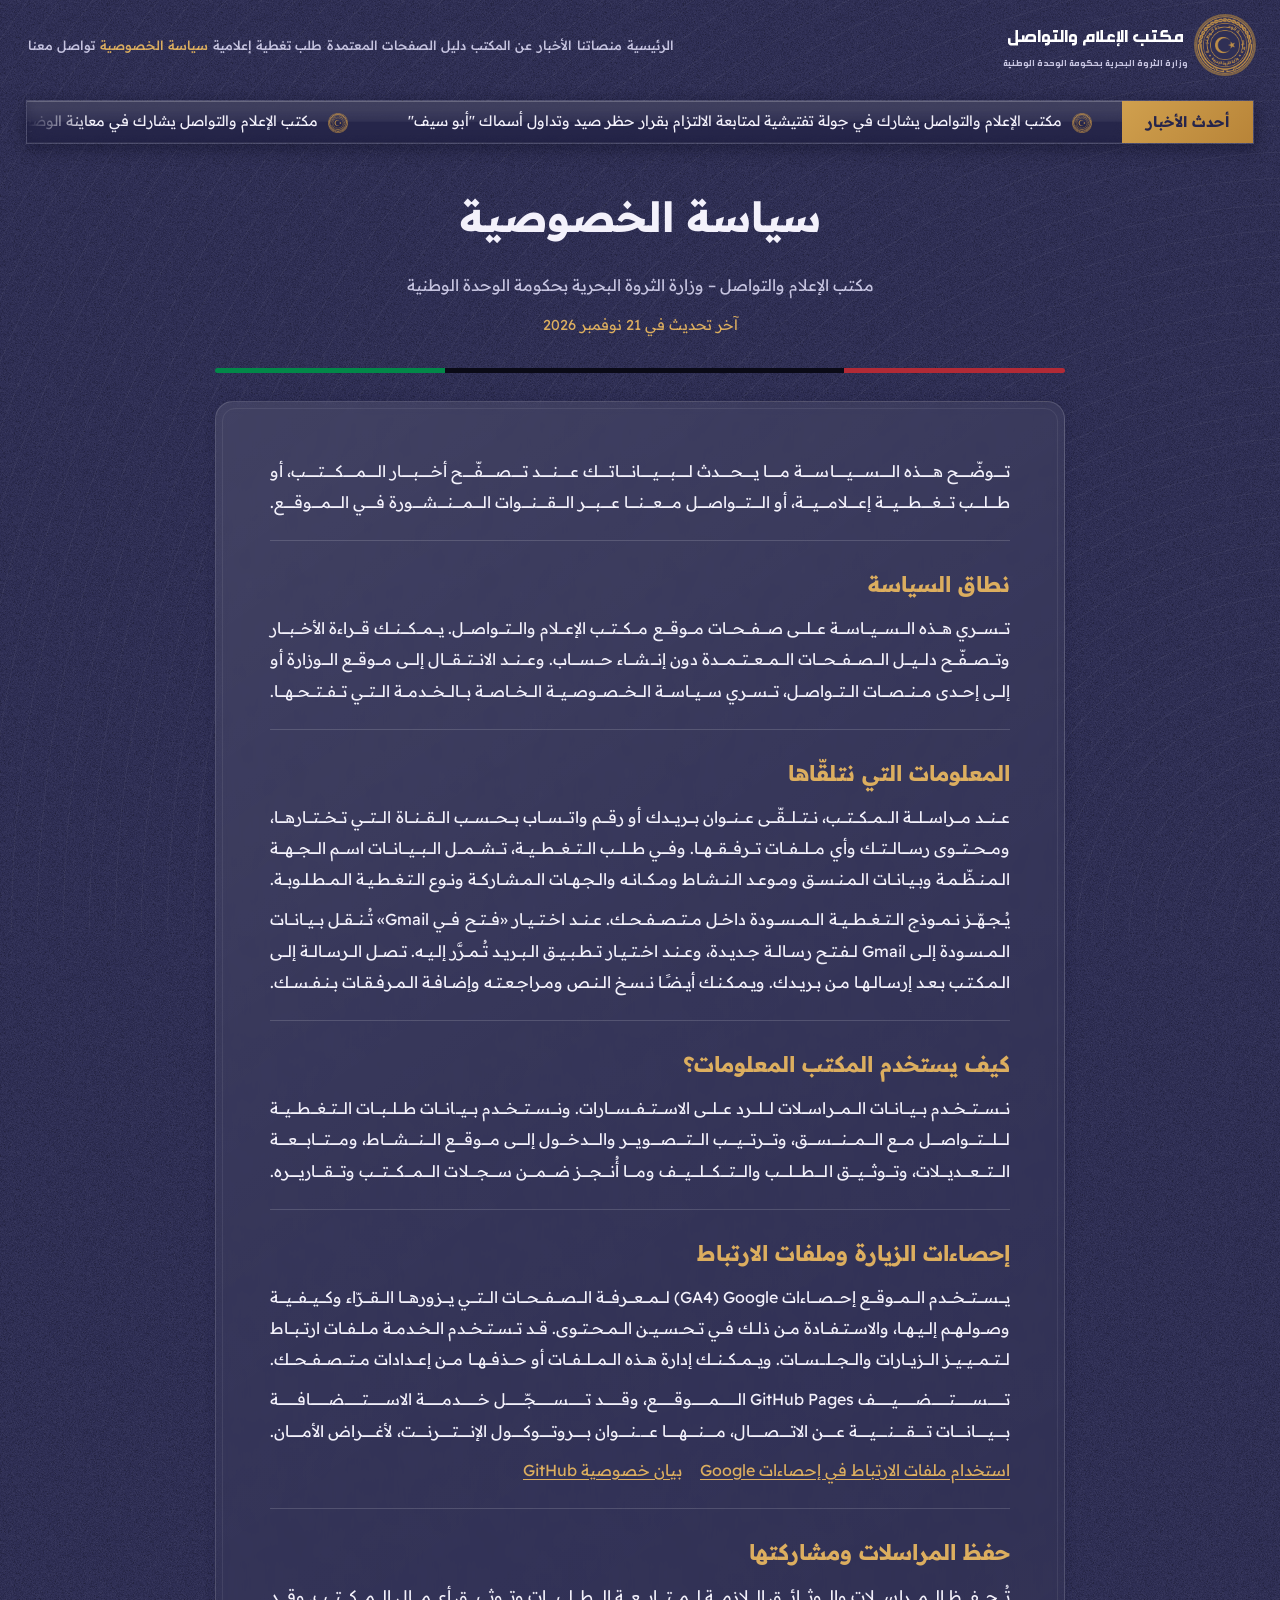
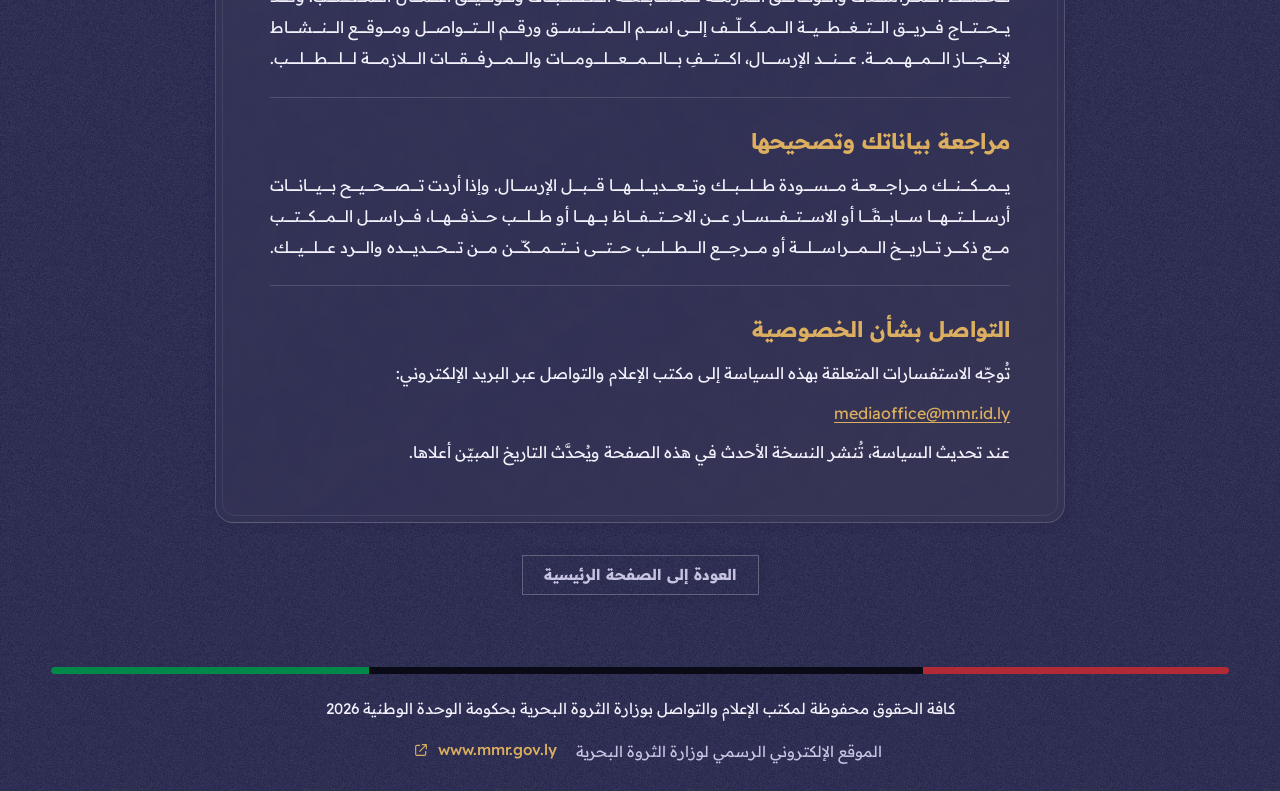
<file: privacy-policy/index.html>
<!DOCTYPE html>
<html lang="ar" dir="rtl" class="directory-page">
<head>
<!-- Google Analytics -->
<script async src="https://www.googletagmanager.com/gtag/js?id=G-2QQ9T7BYQZ"></script>
<script>
  window.dataLayer = window.dataLayer || [];
  function gtag(){dataLayer.push(arguments);}
  gtag('js', new Date());
  gtag('config', 'G-2QQ9T7BYQZ');
</script>
<meta charset="utf-8">
<meta name="viewport" content="width=device-width, initial-scale=1">
<title>سياسة الخصوصية | مكتب الإعلام والتواصل</title>
<meta name="description" content="سياسة خصوصية موقع مكتب الإعلام والتواصل وبيانات طلبات التغطية الإعلامية">
<meta property="og:title" content="سياسة الخصوصية | مكتب الإعلام والتواصل">
<meta property="og:type" content="website">
<meta name="theme-color" content="#2f2f55">
<link rel="stylesheet" href="../site.css">
<style>
@font-face{
  font-family:'Ara Hamah AlFidaa';
  src:url([data-uri]) format('woff');
  font-weight:400;
  font-display:swap;
}
.brand b,.brand small{font-family:'Ara Hamah AlFidaa','Readex Pro',sans-serif;font-weight:400;line-height:1.22}
.brand b{font-size:clamp(1.45rem,2vw,1.75rem)}
.brand small{display:block;font-size:clamp(.96rem,1.45vw,1.19rem);margin-top:3px}
@media(max-width:480px){.brand{gap:9px}.brand small{max-width:18em}}
</style>
<link rel="canonical" href="https://mmr.id.ly/privacy-policy">
<style>
.privacy{max-width:850px}
.privacy time{display:inline-block;color:var(--gold2);font-size:.9rem;margin-top:12px}
.privacy .sec-head::after{content:"";display:block;height:5px;border-radius:5px;margin:28px auto 0;background:linear-gradient(to right,var(--green) 0% 27%,var(--black) 27% 74%,var(--red) 74%)}
.policy-card{padding:clamp(22px,5vw,54px);background:rgba(255,255,255,.04);line-height:1.95}
.policy-card section{padding:22px 0 0;margin:22px 0 0;border-top:1px solid var(--line)}
.policy-card h2{font-size:clamp(1.13rem,2vw,1.35rem);color:var(--gold2);margin-bottom:8px}
.policy-links{display:flex;flex-wrap:wrap;gap:4px 18px;margin-block:8px}
.policy-card p+p{margin-top:9px}
.policy-card a{color:var(--gold2);text-decoration:underline;text-underline-offset:.2em;overflow-wrap:anywhere}
</style>
<script>
if (location.pathname === '/privacy-policy/') {
  history.replaceState(history.state, '', '/privacy-policy' + location.search + location.hash);
}
</script>
<link rel="stylesheet" href="../ticker.css">
</head>
<body>

<header class="top" id="top">
  <div class="container nav">
    <a href="../#home" class="brand">
      <div class="logo"><img src="../images/logo.png" alt="شعار الوزارة"></div>
      <div><b id="brandOffice">مكتب الإعلام والتواصل</b><small id="brandMin"></small></div>
    </a>
    <nav id="nav">
      <ul>
        <li><a href="../#home">الرئيسية</a></li>
        <li><a href="../#platforms">منصاتنا</a></li>
        <li><a href="../#news">الأخبار</a></li>
        <li><a href="../#about">عن المكتب</a></li>
        <li><a href="../directory.html">دليل الصفحات المعتمدة</a></li>
        <li><a href="../coverage.html">طلب تغطية إعلامية</a></li>
        <li><a href="/privacy-policy" aria-current="page">سياسة الخصوصية</a></li>
        <li><a href="../#contact">تواصل معنا</a></li>
      </ul>
    </nav>
    <button class="burger" id="burger" aria-label="القائمة">☰</button>
  </div>
</header>
<div class="ticker" id="tickerWrap" hidden data-home=".././">
  <div class="lbl">أحدث الأخبار</div>
  <div class="track"><div class="ticker-window"><div class="run" id="tickerRun"></div></div></div>
</div>
<main class="directory container privacy">
  <div class="sec-head">
    <h1>سياسة الخصوصية</h1>
    <p>مكتب الإعلام والتواصل – وزارة الثروة البحرية بحكومة الوحدة الوطنية</p>
    <time datetime="2026-11-21">آخر تحديث في 21 نوفمبر 2026</time>
  </div>
  <article class="policy-card dbl">
    <p class="intro">توضّح هذه السياسة ما يحدث لبياناتك عند تصفّح أخبار المكتب، أو طلب تغطية إعلامية، أو التواصل معنا عبر القنوات المنشورة في الموقع.</p>
    <section><h2>نطاق السياسة</h2>
      <p>تسري هذه السياسة على صفحات موقع مكتب الإعلام والتواصل. يمكنك قراءة الأخبار وتصفّح دليل الصفحات المعتمدة دون إنشاء حساب. وعند الانتقال إلى موقع الوزارة أو إلى إحدى منصات التواصل، تسري سياسة الخصوصية الخاصة بالخدمة التي تفتحها.</p></section>
    <section><h2>المعلومات التي نتلقّاها</h2>
      <p>عند مراسلة المكتب، نتلقّى عنوان بريدك أو رقم واتساب بحسب القناة التي تختارها، ومحتوى رسالتك وأي ملفات ترفقها. وفي طلب التغطية، تشمل البيانات اسم الجهة المنظّمة وبيانات المنسق وموعد النشاط ومكانه والجهات المشاركة ونوع التغطية المطلوبة.</p>
      <p>يُجهّز نموذج التغطية المسودة داخل متصفحك. عند اختيار «فتح في Gmail» تُنقل بيانات المسودة إلى Gmail لفتح رسالة جديدة، وعند اختيار تطبيق البريد تُمرَّر إليه. تصل الرسالة إلى المكتب بعد إرسالها من بريدك. ويمكنك أيضًا نسخ النص ومراجعته وإضافة المرفقات بنفسك.</p></section>
    <section><h2>كيف يستخدم المكتب المعلومات؟</h2>
      <p>نستخدم بيانات المراسلات للرد على الاستفسارات. ونستخدم بيانات طلبات التغطية للتواصل مع المنسق، وترتيب التصوير والدخول إلى موقع النشاط، ومتابعة التعديلات، وتوثيق الطلب والتكليف وما أُنجز ضمن سجلات المكتب وتقاريره.</p></section>
    <section><h2>إحصاءات الزيارة وملفات الارتباط</h2>
      <p>يستخدم الموقع إحصاءات Google ‏(GA4) لمعرفة الصفحات التي يزورها القرّاء وكيفية وصولهم إليها، والاستفادة من ذلك في تحسين المحتوى. قد تستخدم الخدمة ملفات ارتباط لتمييز الزيارات والجلسات. ويمكنك إدارة هذه الملفات أو حذفها من إعدادات متصفحك.</p>
      <p>تستضيف GitHub Pages الموقع، وقد تسجّل خدمة الاستضافة بيانات تقنية عن الاتصال، منها عنوان بروتوكول الإنترنت، لأغراض الأمان.</p><div class="policy-links"><a href="https://support.google.com/analytics/answer/11397207?hl=ar">استخدام ملفات الارتباط في إحصاءات Google</a> <a href="https://docs.github.com/en/site-policy/privacy-policies/github-general-privacy-statement">بيان خصوصية GitHub</a></div></section>
    <section><h2>حفظ المراسلات ومشاركتها</h2>
      <p>تُحفظ المراسلات والوثائق اللازمة لمتابعة الطلبات وتوثيق أعمال المكتب. وقد يحتاج فريق التغطية المكلّف إلى اسم المنسق ورقم التواصل وموقع النشاط لإنجاز المهمة. عند الإرسال، اكتفِ بالمعلومات والمرفقات اللازمة للطلب.</p></section>
    <section><h2>مراجعة بياناتك وتصحيحها</h2>
      <p>يمكنك مراجعة مسودة طلبك وتعديلها قبل الإرسال. وإذا أردت تصحيح بيانات أرسلتها سابقًا أو الاستفسار عن الاحتفاظ بها أو طلب حذفها، فراسل المكتب مع ذكر تاريخ المراسلة أو مرجع الطلب حتى نتمكّن من تحديده والرد عليك.</p></section>
    <section><h2>التواصل بشأن الخصوصية</h2>
      <p>تُوجّه الاستفسارات المتعلقة بهذه السياسة إلى مكتب الإعلام والتواصل عبر البريد الإلكتروني:</p><div class="policy-links"><a href="mailto:mediaoffice@mmr.id.ly"><bdi>mediaoffice@mmr.id.ly</bdi></a></div>
      <p>عند تحديث السياسة، تُنشر النسخة الأحدث في هذه الصفحة ويُحدَّث التاريخ المبيّن أعلاها.</p></section>
  </article>
  <a class="directory-return btn primary" href="../#home">العودة إلى الصفحة الرئيسية</a>
</main>
<footer id="footer">
  <div class="container"><p class="f1">كافة الحقوق محفوظة لمكتب الإعلام والتواصل بوزارة الثروة البحرية بحكومة الوحدة الوطنية 2026</p>
    <p class="ministry-site"><span>الموقع الإلكتروني الرسمي لوزارة الثروة البحرية</span>
      <a href="https://www.mmr.gov.ly/" dir="ltr" aria-label="زيارة الموقع الإلكتروني الرسمي لوزارة الثروة البحرية">
        www.mmr.gov.ly
        <svg aria-hidden="true" width="16" height="16" viewBox="0 0 24 24" fill="none" stroke="currentColor" stroke-width="1.7" stroke-linecap="round" stroke-linejoin="round"><path d="M14 4h6v6m0-6L10 14M10 5H6a2 2 0 0 0-2 2v11a2 2 0 0 0 2 2h11a2 2 0 0 0 2-2v-4"/></svg>
      </a>
    </p>
  </div>
</footer>
<button class="to-top" id="toTop" aria-label="أعلى الصفحة">↑</button>
<script src="../site-data.js"></script>
<script>
document.querySelector("#brandMin").textContent=SITE.ministrySub;
const nav=document.querySelector("#nav");
const burger=document.querySelector("#burger");
burger.setAttribute("aria-controls","nav");
burger.setAttribute("aria-expanded","false");
burger.onclick=()=>burger.setAttribute("aria-expanded",String(nav.classList.toggle("open")));
nav.onclick=event=>{
  if(event.target.closest("a")){
    nav.classList.remove("open");
    burger.setAttribute("aria-expanded","false");
  }
};
const header=document.querySelector("#top");
const toTop=document.querySelector("#toTop");
function updateScrollState(){
  header.classList.toggle("scrolled",scrollY>40);
  const visible=scrollY>600;
  toTop.classList.toggle("show",visible);
  toTop.disabled=!visible;
}
updateScrollState();
addEventListener("scroll",updateScrollState,{passive:true});
toTop.onclick=()=>scrollTo({top:0,behavior:matchMedia("(prefers-reduced-motion: reduce)").matches?"instant":"smooth"});
</script>

<script src="../text-layout.js"></script>
<script src="../ticker.js"></script>
</body></html>
</file>
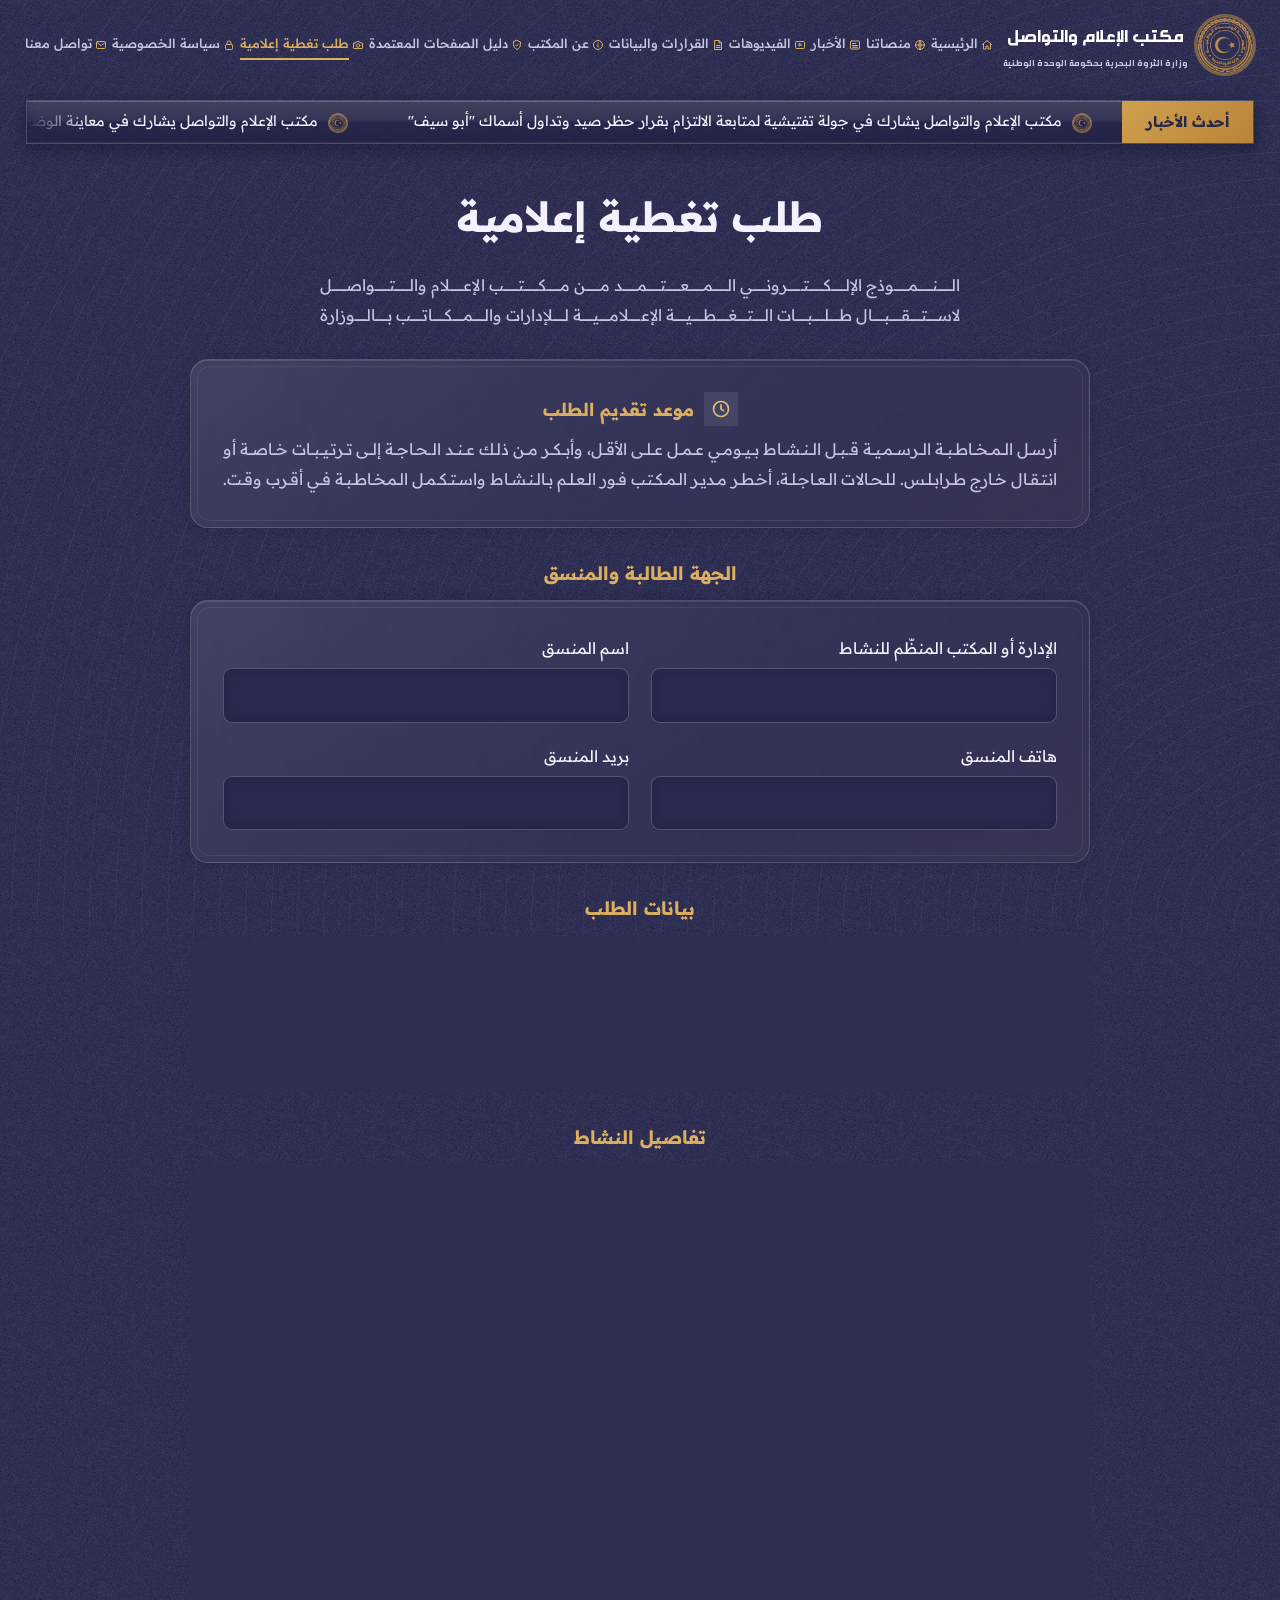
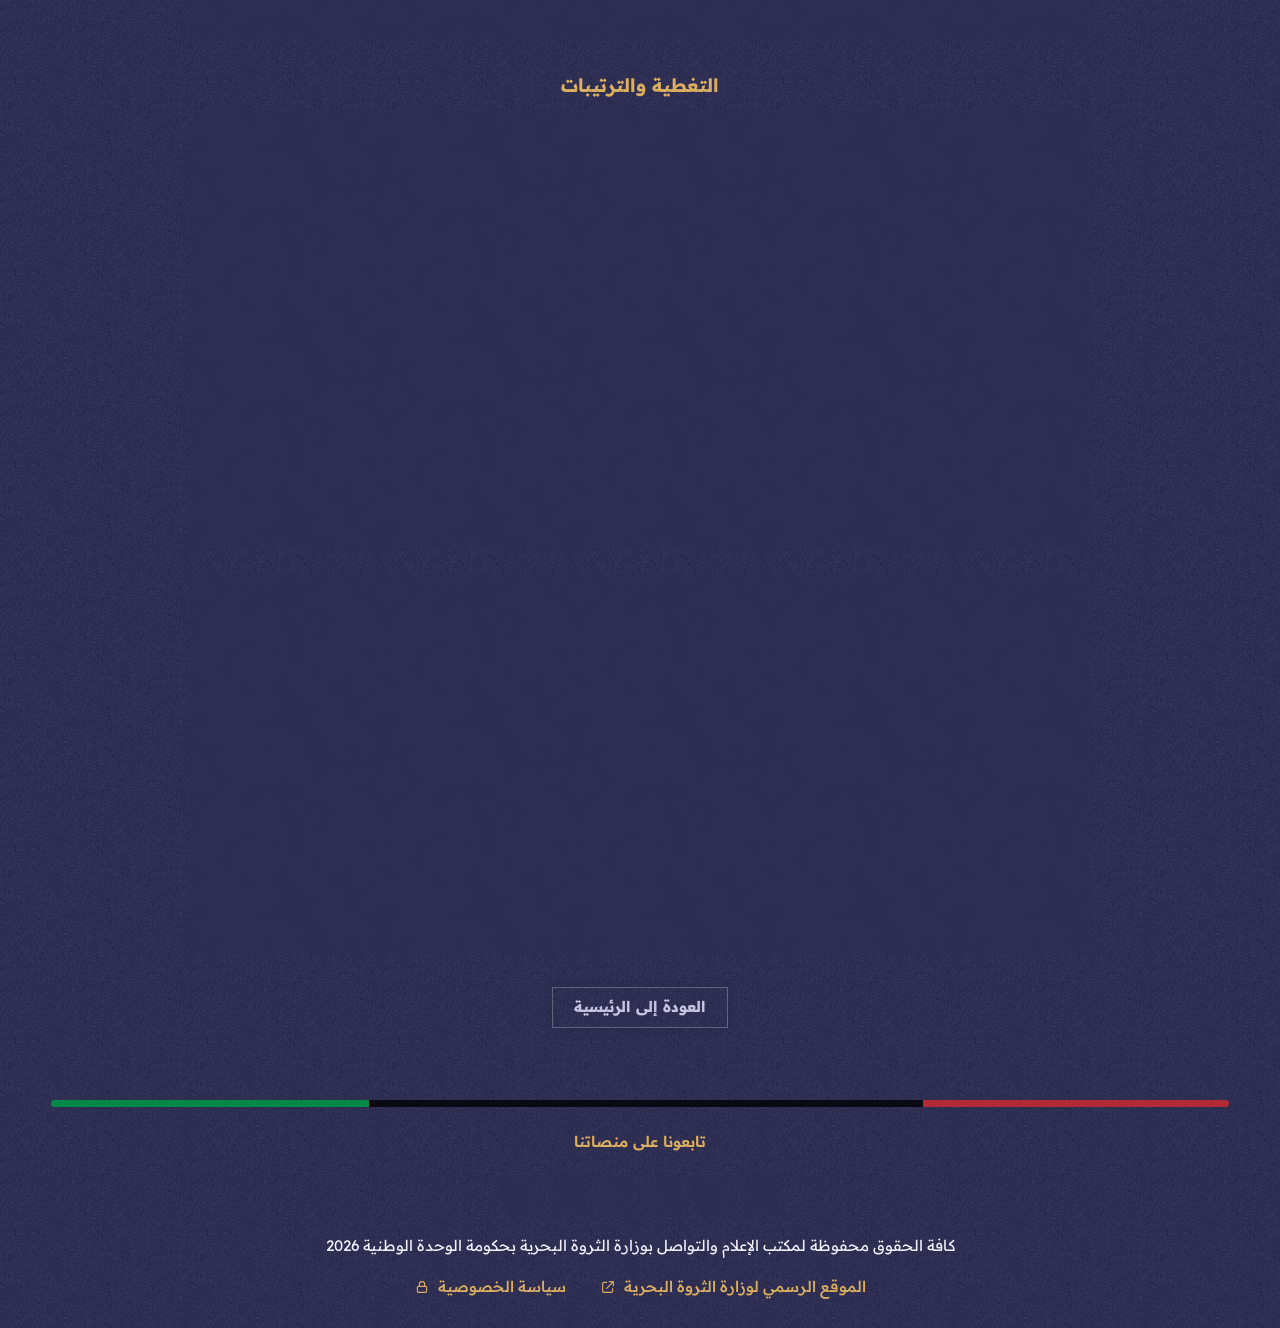
<file: coverage.html>
<!DOCTYPE html>
<html lang="ar" dir="rtl" class="directory-page">
<head>
<!-- Google Analytics -->
<script async src="https://www.googletagmanager.com/gtag/js?id=G-2QQ9T7BYQZ"></script>
<script>
  window.dataLayer = window.dataLayer || [];
  function gtag(){dataLayer.push(arguments);}
  gtag('js', new Date());
  gtag('config', 'G-2QQ9T7BYQZ');
</script>
<meta charset="utf-8">
<meta name="viewport" content="width=device-width, initial-scale=1">
<title>طلب تغطية إعلامية | مكتب الإعلام والتواصل</title>
<meta name="description" content="طلب تغطية إعلامية لأنشطة إدارات ومكاتب وزارة الثروة البحرية">
<meta property="og:title" content="طلب تغطية إعلامية | مكتب الإعلام والتواصل">
<meta property="og:type" content="website">
<meta name="theme-color" content="#2f2f55">
<link rel="stylesheet" href="site.css?v=20261175">
<style>
@font-face{
  font-family:'Ara Hamah AlFidaa';
  src:url([data-uri]) format('woff');
  font-weight:400;
  font-display:swap;
}
.brand b,.brand small{font-family:'Ara Hamah AlFidaa','Readex Pro',sans-serif;font-weight:400;line-height:1.22}
.brand b{font-size:clamp(1.45rem,2vw,1.75rem)}
.brand small{display:block;font-size:clamp(.96rem,1.45vw,1.19rem);margin-top:3px}
@media(max-width:480px){.brand{gap:9px}.brand small{max-width:18em}}
</style>
<link rel="stylesheet" href="coverage.css">
<link rel="stylesheet" href="ticker.css?v=3">
<link rel="icon" href="favicon.ico?v=2" sizes="any">
<link rel="icon" type="image/png" sizes="32x32" href="favicon-32x32.png?v=2">
<link rel="icon" type="image/png" sizes="16x16" href="favicon-16x16.png?v=2">
<link rel="apple-touch-icon" sizes="180x180" href="apple-touch-icon.png?v=2">
<link rel="manifest" href="site.webmanifest">
<link rel="me" href="https://mastodon.social/@mmrlibya">
</head>
<body>

<header class="top" id="top">
  <div class="container nav">
    <a href="./#home" class="brand">
      <div class="logo"><img src="images/logo.png" alt="شعار الوزارة"></div>
      <div><b id="brandOffice">مكتب الإعلام والتواصل</b><small id="brandMin"></small></div>
    </a>
    <nav id="nav">
      <ul>
        <li><a href="./#home"><svg class="nav-ic" viewBox="0 0 24 24" width="16" height="16" fill="none" stroke="currentColor" stroke-width="2" stroke-linecap="round" stroke-linejoin="round" aria-hidden="true"><path d="M3 11l9-8 9 8"/><path d="M5 10v10h5v-6h4v6h5V10"/></svg><span>الرئيسية</span></a></li>
        <li><a href="./#platforms"><svg class="nav-ic" viewBox="0 0 24 24" width="16" height="16" fill="none" stroke="currentColor" stroke-width="2" stroke-linecap="round" stroke-linejoin="round" aria-hidden="true"><circle cx="12" cy="12" r="9"/><path d="M3 12h18"/><path d="M12 3c3 3.2 3 14.8 0 18"/><path d="M12 3c-3 3.2-3 14.8 0 18"/></svg><span>منصاتنا</span></a></li>
        <li><a href="./#news"><svg class="nav-ic" viewBox="0 0 24 24" width="16" height="16" fill="none" stroke="currentColor" stroke-width="2" stroke-linecap="round" stroke-linejoin="round" aria-hidden="true"><rect x="3" y="4" width="18" height="16" rx="2"/><path d="M7 9h6"/><path d="M7 13h10"/><path d="M7 16.5h10"/></svg><span>الأخبار</span></a></li>
        <li><a href="videos.html"><svg class="nav-ic" viewBox="0 0 24 24" width="16" height="16" fill="none" stroke="currentColor" stroke-width="2" stroke-linecap="round" stroke-linejoin="round" aria-hidden="true"><rect x="3" y="5" width="18" height="14" rx="2"/><path d="M10 9.5v5l4.5-2.5z"/></svg><span>الفيديوهات</span></a></li>
        <li><a href="decisions.html"><svg class="nav-ic" viewBox="0 0 24 24" width="16" height="16" fill="none" stroke="currentColor" stroke-width="2" stroke-linecap="round" stroke-linejoin="round" aria-hidden="true"><path d="M6 3h8l5 5v13H6z"/><path d="M14 3v5h5"/><path d="M9 13h7"/><path d="M9 17h7"/></svg><span>القرارات والبيانات</span></a></li>
        <li><a href="./#about"><svg class="nav-ic" viewBox="0 0 24 24" width="16" height="16" fill="none" stroke="currentColor" stroke-width="2" stroke-linecap="round" stroke-linejoin="round" aria-hidden="true"><circle cx="12" cy="12" r="9"/><path d="M12 11v5"/><path d="M12 7.8v.2"/></svg><span>عن المكتب</span></a></li>
        <li><a href="directory.html"><svg class="nav-ic" viewBox="0 0 24 24" width="16" height="16" fill="none" stroke="currentColor" stroke-width="2" stroke-linecap="round" stroke-linejoin="round" aria-hidden="true"><path d="M12 3l7 3v5c0 4.5-3 8-7 10-4-2-7-5.500-7-10V6z"/><path d="M9 12l2.200 2.200L15.500 10"/></svg><span>دليل الصفحات المعتمدة</span></a></li>
        <li><a href="coverage.html" aria-current="page"><svg class="nav-ic" viewBox="0 0 24 24" width="16" height="16" fill="none" stroke="currentColor" stroke-width="2" stroke-linecap="round" stroke-linejoin="round" aria-hidden="true"><path d="M4 8h3l2-3h6l2 3h3a1 1 0 0 1 1 1v9a1 1 0 0 1-1 1H4a1 1 0 0 1-1-1V9a1 1 0 0 1 1-1z"/><circle cx="12" cy="13" r="3.500"/></svg><span>طلب تغطية إعلامية</span></a></li>
        <li><a href="privacy-policy.html"><svg class="nav-ic" viewBox="0 0 24 24" width="16" height="16" fill="none" stroke="currentColor" stroke-width="2" stroke-linecap="round" stroke-linejoin="round" aria-hidden="true"><rect x="5" y="11" width="14" height="10" rx="2"/><path d="M8 11V8a4 4 0 0 1 8 0v3"/></svg><span>سياسة الخصوصية</span></a></li>
        <li><a href="./#contact"><svg class="nav-ic" viewBox="0 0 24 24" width="16" height="16" fill="none" stroke="currentColor" stroke-width="2" stroke-linecap="round" stroke-linejoin="round" aria-hidden="true"><rect x="3" y="5" width="18" height="14" rx="2"/><path d="M3.500 7l8.500 6 8.500-6"/></svg><span>تواصل معنا</span></a></li>
      </ul>
    </nav>
    <button class="burger" id="burger" aria-label="القائمة">☰</button>
  </div>
</header>
<div class="ticker" id="tickerWrap" hidden data-home="./">
  <div class="lbl">أحدث الأخبار</div>
  <div class="track"><div class="ticker-window"><div class="run" id="tickerRun"></div></div></div>
</div>
<main class="directory container coverage">
<div class="sec-head"><h1>طلب تغطية إعلامية</h1><p>النموذج الإلكتروني المعتمد من مكتب الإعلام والتواصل لاستقبال طلبات التغطية الإعلامية للإدارات والمكاتب بالوزارة</p></div>
<aside class="notice"><strong>موعد تقديم الطلب</strong><p>أرسل المخاطبة الرسمية قبل النشاط بيومي عمل على الأقل، وأبكر من ذلك عند الحاجة إلى ترتيبات خاصة أو انتقال خارج طرابلس. للحالات العاجلة، أخطر مدير المكتب فور العلم بالنشاط واستكمل المخاطبة في أقرب وقت.</p></aside>
<form id="coverageForm" method="post">
<h2 class="form-heading" id="section-0">الجهة الطالبة والمنسق</h2><fieldset aria-labelledby="section-0"><div class="fields"><label for="req-org">الإدارة أو المكتب المنظّم للنشاط<input type="text" name="org" id="req-org" required ></label><label for="req-coordinator">اسم المنسق<input type="text" name="coordinator" id="req-coordinator" required ></label><label for="req-phone">هاتف المنسق<input type="tel" name="phone" id="req-phone" required dir="ltr"></label><label for="req-email">بريد المنسق<input type="email" name="email" id="req-email" required dir="ltr"></label></div></fieldset><h2 class="form-heading" id="section-1">بيانات الطلب</h2><fieldset aria-labelledby="section-1"><div class="fields"><label for="req-action">نوع الطلب<select name="action" id="req-action" required ><option>طلب جديد</option><option>تعديل موعد أو بيانات</option><option>إشعار بالتأجيل</option><option>إشعار بالإلغاء</option></select></label><label for="req-title">اسم النشاط<input type="text" name="title" id="req-title" required ></label><div id="previous" hidden><label for="req-reference">مرجع الطلب السابق أو تاريخه<input type="text" name="reference" id="req-reference" required disabled></label><label for="req-change">تفاصيل التعديل أو سبب التأجيل أو الإلغاء<textarea rows="3" maxlength="3000" name="change" id="req-change" required disabled></textarea></label></div></div></fieldset><div id="activity"><h2 class="form-heading" id="section-2">تفاصيل النشاط</h2><fieldset aria-labelledby="section-2"><div class="fields"><label for="req-category">طبيعة النشاط<select name="category" id="req-category" required ><option>اجتماع</option><option>زيارة ميدانية</option><option>استقبال وفد</option><option>ورشة عمل</option><option>فعالية</option><option>نشاط آخر</option></select></label><div role="group" aria-labelledby="date-label"><span id="date-label">تاريخ النشاط</span><div class="schedule-parts"><label>السنة<select id="activity-year" required><option value="">اختر</option><option>2026</option><option>2027</option></select></label><label>الشهر<select id="activity-month" required><option value="">اختر</option><option>1</option><option>2</option><option>3</option><option>4</option><option>5</option><option>6</option><option>7</option><option>8</option><option>9</option><option>10</option><option>11</option><option>12</option></select></label><label>اليوم<select id="activity-day" required><option value="">اختر</option><option>1</option><option>2</option><option>3</option><option>4</option><option>5</option><option>6</option><option>7</option><option>8</option><option>9</option><option>10</option><option>11</option><option>12</option><option>13</option><option>14</option><option>15</option><option>16</option><option>17</option><option>18</option><option>19</option><option>20</option><option>21</option><option>22</option><option>23</option><option>24</option><option>25</option><option>26</option><option>27</option><option>28</option><option>29</option><option>30</option><option>31</option></select></label></div><input type="hidden" name="date" data-label="تاريخ النشاط"></div><div role="group" aria-labelledby="time-label"><span id="time-label">وقت البدء بتوقيت ليبيا</span><div class="schedule-parts"><label>الساعة<select id="activity-hour" required><option value="">اختر</option><option>1</option><option>2</option><option>3</option><option>4</option><option>5</option><option>6</option><option>7</option><option>8</option><option>9</option><option>10</option><option>11</option><option>12</option></select></label><label>الدقيقة<select id="activity-minute" required><option value="">اختر</option><option>00</option><option>01</option><option>02</option><option>03</option><option>04</option><option>05</option><option>06</option><option>07</option><option>08</option><option>09</option><option>10</option><option>11</option><option>12</option><option>13</option><option>14</option><option>15</option><option>16</option><option>17</option><option>18</option><option>19</option><option>20</option><option>21</option><option>22</option><option>23</option><option>24</option><option>25</option><option>26</option><option>27</option><option>28</option><option>29</option><option>30</option><option>31</option><option>32</option><option>33</option><option>34</option><option>35</option><option>36</option><option>37</option><option>38</option><option>39</option><option>40</option><option>41</option><option>42</option><option>43</option><option>44</option><option>45</option><option>46</option><option>47</option><option>48</option><option>49</option><option>50</option><option>51</option><option>52</option><option>53</option><option>54</option><option>55</option><option>56</option><option>57</option><option>58</option><option>59</option></select></label><label>الفترة<select id="activity-period" required><option value="">اختر</option><option>ص</option><option>م</option></select></label></div><input type="hidden" name="time" data-label="وقت البدء بتوقيت ليبيا"></div><label for="req-place">المدينة ومكان النشاط<input type="text" name="place" id="req-place" required ></label><label for="req-goal">هدف النشاط<textarea rows="3" maxlength="3000" name="goal" id="req-goal" required ></textarea></label><label for="req-partners">الجهات المشاركة<textarea rows="3" maxlength="3000" name="partners" id="req-partners" required ></textarea></label></div></fieldset><h2 class="form-heading" id="section-3">التغطية والترتيبات</h2><fieldset aria-labelledby="section-3"><div class="fields"><label for="req-priority">أولوية الطلب<select name="priority" id="req-priority" required ><option>طلب عادي</option><option>طلب عاجل</option></select></label><div id="urgent" hidden><label for="req-reason">سبب الاستعجال<textarea rows="3" maxlength="3000" name="reason" id="req-reason" required disabled></textarea></label></div><div class="wide"><span id="types-label">نوع التغطية المطلوبة (يمكن اختيار أكثر من نوع)</span><div class="choices" role="group" aria-labelledby="types-label"><label><input type="checkbox" name="media" value="تصوير فوتوغرافي">تصوير فوتوغرافي</label><label><input type="checkbox" name="media" value="تصوير فيديو">تصوير فيديو</label><label><input type="checkbox" name="media" value="إعداد خبر ونشره">إعداد خبر ونشره</label><label><input type="checkbox" name="media" value="توثيق وأرشفة">توثيق وأرشفة</label><label><input type="checkbox" name="media" value="تغطية أخرى">تغطية أخرى</label></div></div><label for="req-arrangements">ترتيبات الدخول والتنقل والتصاريح وقيود التصوير أو النشر <small>(اختياري)</small><textarea rows="3" maxlength="3000" name="arrangements" id="req-arrangements" ></textarea></label><label for="req-letter">رقم إشاري المخاطبة وتاريخها إن صدرت <small>(اختياري)</small><input type="text" name="letter" id="req-letter" ></label></div></fieldset></div>
<div class="delivery"><strong>إحالة الطلب إلى مكتب الإعلام والتواصل</strong>
<p>جهّز الرسالة وراجعها هنا، ثم اختر فتحها في بريدك أو انسخها. أرفق المخاطبة الرسمية والبرنامج أو الدعوة إن وُجدا، ثم اضغط «إرسال» من بريدك. يراجع المكتب الطلب ويتولى تحديد فريق التغطية وإصدار التكليف.</p>
<div class="warn" role="note"><strong>تنبيه مهم</strong><p>يجب إرفاق صورة من الكتاب الرسمي (المخاطبة) مع الرسالة قبل إرسالها، ولا يُنظر في أي طلب تغطية غير مرفق به الكتاب الرسمي.</p></div>
<div class="actions"><button class="btn primary" type="submit">تجهيز رسالة الطلب</button><button class="btn primary" type="button" id="copy">نسخ نص الطلب</button><div id="deliveryOptions" hidden><button class="btn primary" type="button" id="gmailDraft">فتح في Gmail</button><button class="btn primary" type="button" id="appDraft">فتح في تطبيق البريد</button></div></div><p role="status" id="status"></p><textarea id="manual" rows="10" readonly hidden aria-label="نص الطلب للنسخ اليدوي"></textarea>
</div></form><a class="directory-return btn primary" href="./#home">العودة إلى الرئيسية</a>
</main>
<footer id="footer">
  <div class="container"><p class="f-follow">تابعونا على منصاتنا</p><a rel="me" href="https://mastodon.social/@mmrlibya" class="sr-only">Mastodon</a><div class="f-social" role="navigation" aria-label="منصات مكتب الإعلام والتواصل"><a class="f-soc f-facebook" href="https://www.facebook.com/MMRLibya.Media" target="_blank" rel="noopener" aria-label="فيسبوك" title="فيسبوك"><svg viewBox="0 0 24 24" width="19" height="19" aria-hidden="true"><path fill="currentColor" d="M9.101 23.691v-7.98H6.627v-3.667h2.474v-1.58c0-4.085 1.848-5.978 5.858-5.978.401 0 .955.042 1.468.103a9 9 0 0 1 1.141.195v3.325a9 9 0 0 0-.653-.036 27 27 0 0 0-.733-.009c-.707 0-1.259.096-1.675.309a1.7 1.7 0 0 0-.679.622c-.258.42-.374.995-.374 1.752v1.297h3.919l-.386 2.103-.287 1.564h-3.246v8.245C19.396 23.238 24 18.179 24 12.044c0-6.627-5.373-12-12-12s-12 5.373-12 12c0 5.628 3.874 10.35 9.101 11.647"/></svg></a><a class="f-soc f-telegram" href="https://t.me/MMRMedia" target="_blank" rel="noopener" aria-label="تيليجرام" title="تيليجرام"><svg viewBox="0 0 24 24" width="19" height="19" aria-hidden="true"><path fill="currentColor" d="M11.944 0A12 12 0 0 0 0 12a12 12 0 0 0 12 12 12 12 0 0 0 12-12A12 12 0 0 0 12 0zm4.962 7.224c.1-.002.321.023.465.14a.5.5 0 0 1 .171.325c.016.093.036.306.02.472-.18 1.898-.962 6.502-1.36 8.627-.168.9-.499 1.201-.82 1.23-.696.065-1.225-.46-1.9-.902-1.056-.693-1.653-1.124-2.678-1.8-1.185-.78-.417-1.21.258-1.91.177-.184 3.247-2.977 3.307-3.23.007-.032.014-.15-.056-.212s-.174-.041-.249-.024q-.159.037-5.061 3.345-.72.495-1.302.48c-.428-.008-1.252-.241-1.865-.44-.752-.245-1.349-.374-1.297-.789q.04-.324.893-.663 5.247-2.286 6.998-3.014c3.332-1.386 4.025-1.627 4.476-1.635"/></svg></a><a class="f-soc f-bluesky" href="https://bsky.app/profile/mmr.id.ly" target="_blank" rel="noopener" aria-label="بلو سكاي" title="بلو سكاي"><svg viewBox="0 0 24 24" width="19" height="19" aria-hidden="true"><path fill="currentColor" d="M5.202 2.857C7.954 4.922 10.913 9.11 12 11.358c1.087-2.247 4.046-6.436 6.798-8.501C20.783 1.366 24 .213 24 3.883c0 .732-.42 6.156-.667 7.037-.856 3.061-3.978 3.842-6.755 3.37 4.854.826 6.089 3.562 3.422 6.299-5.065 5.196-7.28-1.304-7.847-2.97-.104-.305-.152-.448-.153-.327 0-.121-.05.022-.153.327-.568 1.666-2.782 8.166-7.847 2.97-2.667-2.737-1.432-5.473 3.422-6.3-2.777.473-5.899-.308-6.755-3.369C.42 10.04 0 4.615 0 3.883c0-3.67 3.217-2.517 5.202-1.026"/></svg></a><a class="f-soc f-viber" href="https://invite.viber.com/?g2=AQBmCLbcQBo1xlcXnOtDM0iU54M0FfDL5Kn6hOlRgG2xcAPt0uUorzZGPcBJAmgn" target="_blank" rel="noopener" aria-label="فايبر" title="فايبر"><svg viewBox="0 0 24 24" width="19" height="19" aria-hidden="true"><path fill="currentColor" d="M11.4 0C9.473.028 5.333.344 3.02 2.467 1.302 4.187.696 6.7.633 9.817S.488 18.776 6.12 20.36h.003l-.004 2.416s-.037.977.61 1.177c.777.242 1.234-.5 1.98-1.302.407-.44.972-1.084 1.397-1.58 3.85.326 6.812-.416 7.15-.525.776-.252 5.176-.816 5.892-6.657.74-6.02-.36-9.83-2.34-11.546-.596-.55-3.006-2.3-8.375-2.323 0 0-.395-.025-1.037-.017zm.058 1.693c.545-.004.88.017.88.017 4.542.02 6.717 1.388 7.222 1.846 1.675 1.435 2.53 4.868 1.906 9.897v.002c-.604 4.878-4.174 5.184-4.832 5.395-.28.09-2.882.737-6.153.524 0 0-2.436 2.94-3.197 3.704-.12.12-.26.167-.352.144-.13-.033-.166-.188-.165-.414l.02-4.018c-4.762-1.32-4.485-6.292-4.43-8.895.054-2.604.543-4.738 1.996-6.173 1.96-1.773 5.474-2.018 7.11-2.03zm.38 2.602a.304.304 0 0 0-.004.607c1.624.01 2.946.537 4.028 1.592 1.073 1.046 1.62 2.468 1.633 4.334.002.167.14.3.307.3a.304.304 0 0 0 .3-.304c-.014-1.984-.618-3.596-1.816-4.764-1.19-1.16-2.692-1.753-4.447-1.765zm-3.96.695a.98.98 0 0 0-.616.117l-.01.002c-.43.247-.816.562-1.146.932q-.004.004-.008.008-.4.484-.46.948a.6.6 0 0 0-.007.14q0 .205.065.4l.013.01c.135.48.473 1.276 1.205 2.604.42.768.903 1.5 1.446 2.186q.405.517.87.984l.132.132q.466.463.984.87a15.5 15.5 0 0 0 2.186 1.447c1.328.733 2.126 1.07 2.604 1.206l.01.014a1.3 1.3 0 0 0 .54.055q.466-.055.948-.46c.004 0 .003-.002.008-.005.37-.33.683-.72.93-1.148l.003-.01c.225-.432.15-.842-.18-1.12-.004 0-.698-.58-1.037-.83q-.54-.383-1.113-.71c-.51-.285-1.032-.106-1.248.174l-.447.564c-.23.283-.657.246-.657.246-3.12-.796-3.955-3.955-3.955-3.955s-.037-.426.248-.656l.563-.448c.277-.215.456-.737.17-1.248a13 13 0 0 0-.71-1.115 28 28 0 0 0-.83-1.035.82.82 0 0 0-.502-.297zm4.49.88a.303.303 0 0 0-.018.606c1.16.085 2.017.466 2.645 1.15.63.688.93 1.524.906 2.57a.306.306 0 0 0 .61.013c.025-1.175-.334-2.193-1.067-2.994-.74-.81-1.777-1.253-3.05-1.346h-.024zm.463 1.63a.305.305 0 0 0-.3.287c-.008.167.12.31.288.32.523.028.875.175 1.113.422.24.245.388.62.416 1.164a.304.304 0 0 0 .605-.03c-.03-.644-.215-1.178-.58-1.557-.367-.378-.893-.574-1.52-.607h-.018z"/></svg></a><a class="f-soc f-pinterest" href="https://www.pinterest.com/MMRLibya_Media" target="_blank" rel="noopener" aria-label="بنترست" title="بنترست"><svg viewBox="0 0 24 24" width="19" height="19" aria-hidden="true"><path fill="currentColor" d="M12.017 0C5.396 0 .029 5.367.029 11.987c0 5.079 3.158 9.417 7.618 11.162-.105-.949-.199-2.403.041-3.439.219-.937 1.406-5.957 1.406-5.957s-.359-.72-.359-1.781c0-1.663.967-2.911 2.168-2.911 1.024 0 1.518.769 1.518 1.688 0 1.029-.653 2.567-.992 3.992-.285 1.193.6 2.165 1.775 2.165 2.128 0 3.768-2.245 3.768-5.487 0-2.861-2.063-4.869-5.008-4.869-3.41 0-5.409 2.562-5.409 5.199 0 1.033.394 2.143.889 2.741.099.12.112.225.085.345-.09.375-.293 1.199-.334 1.363-.053.225-.172.271-.401.165-1.495-.69-2.433-2.878-2.433-4.646 0-3.776 2.748-7.252 7.92-7.252 4.158 0 7.392 2.967 7.392 6.923 0 4.135-2.607 7.462-6.233 7.462-1.214 0-2.354-.629-2.758-1.379l-.749 2.848c-.269 1.045-1.004 2.352-1.498 3.146 1.123.345 2.306.535 3.55.535 6.607 0 11.985-5.365 11.985-11.987C23.999 5.367 18.627 0 12.017 0z"/></svg></a><a class="f-soc f-mastodon" href="https://mastodon.social/@mmrlibya" target="_blank" rel="me noopener" aria-label="ماستودون" title="ماستودون"><svg viewBox="0 0 24 24" width="19" height="19" aria-hidden="true"><path fill="currentColor" d="M23.268 5.313c-.35-2.578-2.617-4.61-5.304-5.004C17.51.242 15.792 0 11.813 0h-.03c-3.98 0-4.835.242-5.288.309C3.882.692 1.496 2.518.917 5.127.64 6.412.61 7.837.661 9.143c.074 1.874.088 3.745.26 5.611.118 1.24.325 2.47.62 3.68.55 2.237 2.777 4.098 4.96 4.857 2.336.792 4.849.923 7.256.38.265-.061.527-.132.786-.213.585-.184 1.27-.39 1.774-.753a.057.057 0 0 0 .023-.043v-1.809a.052.052 0 0 0-.02-.041.053.053 0 0 0-.046-.01 20.282 20.282 0 0 1-4.709.545c-2.73 0-3.463-1.284-3.674-1.818a5.593 5.593 0 0 1-.319-1.433.053.053 0 0 1 .066-.054c1.517.363 3.072.546 4.632.546.376 0 .75 0 1.125-.01 1.57-.044 3.224-.124 4.768-.422.038-.008.077-.015.11-.024 2.435-.464 4.753-1.92 4.989-5.604.008-.145.03-1.52.03-1.67.002-.512.167-3.63-.024-5.545zm-3.748 9.195h-2.561V8.29c0-1.309-.55-1.976-1.67-1.976-1.23 0-1.846.79-1.846 2.35v3.403h-2.546V8.663c0-1.56-.617-2.35-1.848-2.35-1.112 0-1.668.668-1.67 1.977v6.218H4.822V8.102c0-1.31.337-2.35 1.011-3.12.696-.77 1.608-1.164 2.74-1.164 1.311 0 2.302.5 2.962 1.498l.638 1.06.638-1.06c.66-.999 1.65-1.498 2.96-1.498 1.13 0 2.043.395 2.74 1.164.675.77 1.012 1.81 1.012 3.12z"/></svg></a></div><p class="f1">كافة الحقوق محفوظة لمكتب الإعلام والتواصل بوزارة الثروة البحرية بحكومة الوحدة الوطنية 2026</p>
    <p class="ministry-site"><a href="https://www.mmr.gov.ly/" target="_blank" rel="noopener" aria-label="الموقع الرسمي لوزارة الثروة البحرية"><span>الموقع الرسمي لوزارة الثروة البحرية</span><svg aria-hidden="true" width="16" height="16" viewBox="0 0 24 24" fill="none" stroke="currentColor" stroke-width="1.7" stroke-linecap="round" stroke-linejoin="round"><path d="M14 4h6v6m0-6L10 14M10 5H6a2 2 0 0 0-2 2v11a2 2 0 0 0 2 2h11a2 2 0 0 0 2-2v-4"/></svg></a><a href="privacy-policy.html" aria-label="سياسة الخصوصية"><span>سياسة الخصوصية</span><svg aria-hidden="true" width="16" height="16" viewBox="0 0 24 24" fill="none" stroke="currentColor" stroke-width="1.7" stroke-linecap="round" stroke-linejoin="round"><rect x="5" y="11" width="14" height="9" rx="2"/><path d="M8 11V8a4 4 0 0 1 8 0v3"/></svg></a></p>
  </div>
</footer>
<button class="to-top" id="toTop" aria-label="أعلى الصفحة">↑</button>
<script src="site-data.js?v=20261168"></script>
<script>
document.querySelector("#brandMin").textContent=SITE.ministrySub;
const nav=document.querySelector("#nav");
const burger=document.querySelector("#burger");
burger.setAttribute("aria-controls","nav");
burger.setAttribute("aria-expanded","false");
burger.onclick=()=>burger.setAttribute("aria-expanded",String(nav.classList.toggle("open")));
nav.onclick=event=>{
  if(event.target.closest("a")){
    nav.classList.remove("open");
    burger.setAttribute("aria-expanded","false");
  }
};
const header=document.querySelector("#top");
const toTop=document.querySelector("#toTop");
function updateScrollState(){
  header.classList.toggle("scrolled",scrollY>40);
  const visible=scrollY>600;
  toTop.classList.toggle("show",visible);
  toTop.disabled=!visible;
}
updateScrollState();
addEventListener("scroll",updateScrollState,{passive:true});
toTop.onclick=()=>scrollTo({top:0,behavior:matchMedia("(prefers-reduced-motion: reduce)").matches?"instant":"smooth"});
</script>
<script src="coverage.js"></script>
<script src="text-layout.js?v=7"></script>
<script src="ticker.js?v=3"></script>
</body></html>
</file>
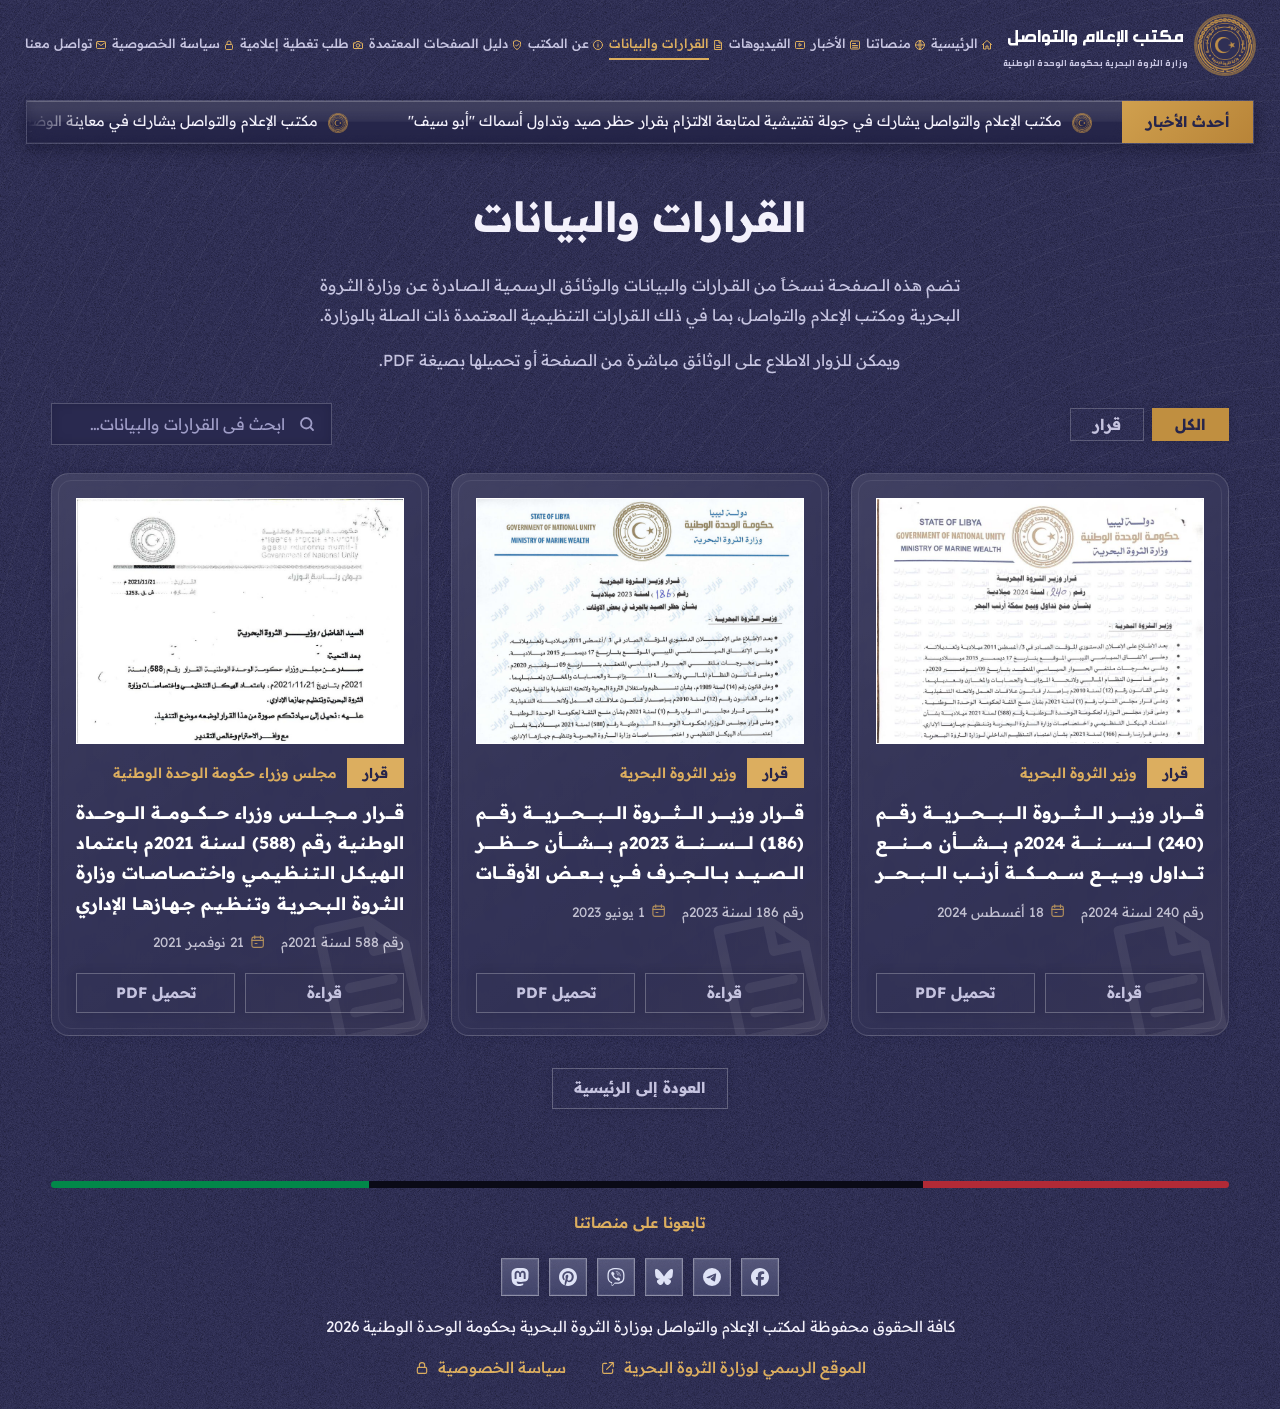
<file: decisions.html>
<!DOCTYPE html>
<html lang="ar" dir="rtl" class="directory-page">
<head>
<!-- Google Analytics -->
<script async src="https://www.googletagmanager.com/gtag/js?id=G-2QQ9T7BYQZ"></script>
<script>
  window.dataLayer = window.dataLayer || [];
  function gtag(){dataLayer.push(arguments);}
  gtag('js', new Date());
  gtag('config', 'G-2QQ9T7BYQZ');
</script>
<meta charset="utf-8">
<meta name="viewport" content="width=device-width, initial-scale=1">
<title>القرارات والبيانات | مكتب الإعلام والتواصل</title>
<meta name="description" content="نسخ القرارات والبيانات الصادرة عن وزارة الثروة البحرية ومكتب الإعلام والتواصل بصيغة PDF للقراءة والتحميل">
<meta property="og:title" content="القرارات والبيانات | مكتب الإعلام والتواصل">
<meta property="og:type" content="website">
<meta name="theme-color" content="#2f2f55">
<link rel="stylesheet" href="site.css?v=20261175">
<link rel="stylesheet" href="decisions.css?v=3">
<style>
@font-face{
  font-family:'Ara Hamah AlFidaa';
  src:url([data-uri]) format('woff');
  font-weight:400;
  font-display:swap;
}
.brand b,.brand small{font-family:'Ara Hamah AlFidaa','Readex Pro',sans-serif;font-weight:400;line-height:1.22}
.brand b{font-size:clamp(1.45rem,2vw,1.75rem)}
.brand small{display:block;font-size:clamp(.96rem,1.45vw,1.19rem);margin-top:3px}
@media(max-width:480px){.brand{gap:9px}.brand small{max-width:18em}}
</style>
<link rel="stylesheet" href="ticker.css?v=3">
<link rel="icon" href="favicon.ico?v=2" sizes="any">
<link rel="icon" type="image/png" sizes="32x32" href="favicon-32x32.png?v=2">
<link rel="icon" type="image/png" sizes="16x16" href="favicon-16x16.png?v=2">
<link rel="apple-touch-icon" sizes="180x180" href="apple-touch-icon.png?v=2">
<link rel="manifest" href="site.webmanifest">
<link rel="me" href="https://mastodon.social/@mmrlibya">
</head>
<body>

<header class="top" id="top">
  <div class="container nav">
    <a href="./#home" class="brand">
      <div class="logo"><img src="images/logo.png" alt="شعار الوزارة"></div>
      <div><b id="brandOffice">مكتب الإعلام والتواصل</b><small id="brandMin"></small></div>
    </a>
    <nav id="nav">
      <ul>
        <li><a href="./#home"><svg class="nav-ic" viewBox="0 0 24 24" width="16" height="16" fill="none" stroke="currentColor" stroke-width="2" stroke-linecap="round" stroke-linejoin="round" aria-hidden="true"><path d="M3 11l9-8 9 8"/><path d="M5 10v10h5v-6h4v6h5V10"/></svg><span>الرئيسية</span></a></li>
        <li><a href="./#platforms"><svg class="nav-ic" viewBox="0 0 24 24" width="16" height="16" fill="none" stroke="currentColor" stroke-width="2" stroke-linecap="round" stroke-linejoin="round" aria-hidden="true"><circle cx="12" cy="12" r="9"/><path d="M3 12h18"/><path d="M12 3c3 3.2 3 14.8 0 18"/><path d="M12 3c-3 3.2-3 14.8 0 18"/></svg><span>منصاتنا</span></a></li>
        <li><a href="./#news"><svg class="nav-ic" viewBox="0 0 24 24" width="16" height="16" fill="none" stroke="currentColor" stroke-width="2" stroke-linecap="round" stroke-linejoin="round" aria-hidden="true"><rect x="3" y="4" width="18" height="16" rx="2"/><path d="M7 9h6"/><path d="M7 13h10"/><path d="M7 16.5h10"/></svg><span>الأخبار</span></a></li>
        <li><a href="videos.html"><svg class="nav-ic" viewBox="0 0 24 24" width="16" height="16" fill="none" stroke="currentColor" stroke-width="2" stroke-linecap="round" stroke-linejoin="round" aria-hidden="true"><rect x="3" y="5" width="18" height="14" rx="2"/><path d="M10 9.5v5l4.5-2.5z"/></svg><span>الفيديوهات</span></a></li>
        <li><a href="decisions.html" aria-current="page"><svg class="nav-ic" viewBox="0 0 24 24" width="16" height="16" fill="none" stroke="currentColor" stroke-width="2" stroke-linecap="round" stroke-linejoin="round" aria-hidden="true"><path d="M6 3h8l5 5v13H6z"/><path d="M14 3v5h5"/><path d="M9 13h7"/><path d="M9 17h7"/></svg><span>القرارات والبيانات</span></a></li>
        <li><a href="./#about"><svg class="nav-ic" viewBox="0 0 24 24" width="16" height="16" fill="none" stroke="currentColor" stroke-width="2" stroke-linecap="round" stroke-linejoin="round" aria-hidden="true"><circle cx="12" cy="12" r="9"/><path d="M12 11v5"/><path d="M12 7.8v.2"/></svg><span>عن المكتب</span></a></li>
        <li><a href="directory.html"><svg class="nav-ic" viewBox="0 0 24 24" width="16" height="16" fill="none" stroke="currentColor" stroke-width="2" stroke-linecap="round" stroke-linejoin="round" aria-hidden="true"><path d="M12 3l7 3v5c0 4.5-3 8-7 10-4-2-7-5.500-7-10V6z"/><path d="M9 12l2.200 2.200L15.500 10"/></svg><span>دليل الصفحات المعتمدة</span></a></li>
        <li><a href="coverage.html"><svg class="nav-ic" viewBox="0 0 24 24" width="16" height="16" fill="none" stroke="currentColor" stroke-width="2" stroke-linecap="round" stroke-linejoin="round" aria-hidden="true"><path d="M4 8h3l2-3h6l2 3h3a1 1 0 0 1 1 1v9a1 1 0 0 1-1 1H4a1 1 0 0 1-1-1V9a1 1 0 0 1 1-1z"/><circle cx="12" cy="13" r="3.500"/></svg><span>طلب تغطية إعلامية</span></a></li>
        <li><a href="privacy-policy.html"><svg class="nav-ic" viewBox="0 0 24 24" width="16" height="16" fill="none" stroke="currentColor" stroke-width="2" stroke-linecap="round" stroke-linejoin="round" aria-hidden="true"><rect x="5" y="11" width="14" height="10" rx="2"/><path d="M8 11V8a4 4 0 0 1 8 0v3"/></svg><span>سياسة الخصوصية</span></a></li>
        <li><a href="./#contact"><svg class="nav-ic" viewBox="0 0 24 24" width="16" height="16" fill="none" stroke="currentColor" stroke-width="2" stroke-linecap="round" stroke-linejoin="round" aria-hidden="true"><rect x="3" y="5" width="18" height="14" rx="2"/><path d="M3.500 7l8.500 6 8.500-6"/></svg><span>تواصل معنا</span></a></li>
      </ul>
    </nav>
    <button class="burger" id="burger" aria-label="القائمة">☰</button>
  </div>
</header>
<div class="ticker" id="tickerWrap" hidden data-home="./">
  <div class="lbl">أحدث الأخبار</div>
  <div class="track"><div class="ticker-window"><div class="run" id="tickerRun"></div></div></div>
</div>
<main class="directory container">
  <div class="sec-head">
    <h1>القرارات والبيانات</h1>
    <p>تضم هذه الصفحة نسخاً من القرارات والبيانات والوثائق الرسمية الصادرة عن وزارة الثروة البحرية ومكتب الإعلام والتواصل، بما في ذلك القرارات التنظيمية المعتمدة ذات الصلة بالوزارة.</p>
    <p>ويمكن للزوار الاطلاع على الوثائق مباشرة من الصفحة أو تحميلها بصيغة PDF.</p>
  </div>
  <div class="toolbar" id="docTools" hidden>
    <div class="filters" id="docTypes" role="group" aria-label="نوع الوثيقة"></div>
    <div class="search">
      <input id="docQ" type="search" placeholder="ابحث في القرارات والبيانات…" aria-label="بحث" autocomplete="off">
      <svg width="18" height="18" viewBox="0 0 24 24" fill="none" stroke="currentColor" stroke-width="2.4" stroke-linecap="round"><circle cx="11" cy="11" r="7"/><path d="m20 20-3.5-3.5"/></svg>
    </div>
  </div>
  <div class="doc-grid" id="docGrid"></div>
  <a class="directory-return btn primary" href="./#home">العودة إلى الرئيسية</a>
</main>
<footer id="footer">
  <div class="container"><p class="f-follow">تابعونا على منصاتنا</p><a rel="me" href="https://mastodon.social/@mmrlibya" class="sr-only">Mastodon</a><div class="f-social" role="navigation" aria-label="منصات مكتب الإعلام والتواصل"><a class="f-soc f-facebook" href="https://www.facebook.com/MMRLibya.Media" target="_blank" rel="noopener" aria-label="فيسبوك" title="فيسبوك"><svg viewBox="0 0 24 24" width="19" height="19" aria-hidden="true"><path fill="currentColor" d="M9.101 23.691v-7.98H6.627v-3.667h2.474v-1.58c0-4.085 1.848-5.978 5.858-5.978.401 0 .955.042 1.468.103a9 9 0 0 1 1.141.195v3.325a9 9 0 0 0-.653-.036 27 27 0 0 0-.733-.009c-.707 0-1.259.096-1.675.309a1.7 1.7 0 0 0-.679.622c-.258.42-.374.995-.374 1.752v1.297h3.919l-.386 2.103-.287 1.564h-3.246v8.245C19.396 23.238 24 18.179 24 12.044c0-6.627-5.373-12-12-12s-12 5.373-12 12c0 5.628 3.874 10.35 9.101 11.647"/></svg></a><a class="f-soc f-telegram" href="https://t.me/MMRMedia" target="_blank" rel="noopener" aria-label="تيليجرام" title="تيليجرام"><svg viewBox="0 0 24 24" width="19" height="19" aria-hidden="true"><path fill="currentColor" d="M11.944 0A12 12 0 0 0 0 12a12 12 0 0 0 12 12 12 12 0 0 0 12-12A12 12 0 0 0 12 0zm4.962 7.224c.1-.002.321.023.465.14a.5.5 0 0 1 .171.325c.016.093.036.306.02.472-.18 1.898-.962 6.502-1.36 8.627-.168.9-.499 1.201-.82 1.23-.696.065-1.225-.46-1.9-.902-1.056-.693-1.653-1.124-2.678-1.8-1.185-.78-.417-1.21.258-1.91.177-.184 3.247-2.977 3.307-3.23.007-.032.014-.15-.056-.212s-.174-.041-.249-.024q-.159.037-5.061 3.345-.72.495-1.302.48c-.428-.008-1.252-.241-1.865-.44-.752-.245-1.349-.374-1.297-.789q.04-.324.893-.663 5.247-2.286 6.998-3.014c3.332-1.386 4.025-1.627 4.476-1.635"/></svg></a><a class="f-soc f-bluesky" href="https://bsky.app/profile/mmr.id.ly" target="_blank" rel="noopener" aria-label="بلو سكاي" title="بلو سكاي"><svg viewBox="0 0 24 24" width="19" height="19" aria-hidden="true"><path fill="currentColor" d="M5.202 2.857C7.954 4.922 10.913 9.11 12 11.358c1.087-2.247 4.046-6.436 6.798-8.501C20.783 1.366 24 .213 24 3.883c0 .732-.42 6.156-.667 7.037-.856 3.061-3.978 3.842-6.755 3.37 4.854.826 6.089 3.562 3.422 6.299-5.065 5.196-7.28-1.304-7.847-2.97-.104-.305-.152-.448-.153-.327 0-.121-.05.022-.153.327-.568 1.666-2.782 8.166-7.847 2.97-2.667-2.737-1.432-5.473 3.422-6.3-2.777.473-5.899-.308-6.755-3.369C.42 10.04 0 4.615 0 3.883c0-3.67 3.217-2.517 5.202-1.026"/></svg></a><a class="f-soc f-viber" href="https://invite.viber.com/?g2=AQBmCLbcQBo1xlcXnOtDM0iU54M0FfDL5Kn6hOlRgG2xcAPt0uUorzZGPcBJAmgn" target="_blank" rel="noopener" aria-label="فايبر" title="فايبر"><svg viewBox="0 0 24 24" width="19" height="19" aria-hidden="true"><path fill="currentColor" d="M11.4 0C9.473.028 5.333.344 3.02 2.467 1.302 4.187.696 6.7.633 9.817S.488 18.776 6.12 20.36h.003l-.004 2.416s-.037.977.61 1.177c.777.242 1.234-.5 1.98-1.302.407-.44.972-1.084 1.397-1.58 3.85.326 6.812-.416 7.15-.525.776-.252 5.176-.816 5.892-6.657.74-6.02-.36-9.83-2.34-11.546-.596-.55-3.006-2.3-8.375-2.323 0 0-.395-.025-1.037-.017zm.058 1.693c.545-.004.88.017.88.017 4.542.02 6.717 1.388 7.222 1.846 1.675 1.435 2.53 4.868 1.906 9.897v.002c-.604 4.878-4.174 5.184-4.832 5.395-.28.09-2.882.737-6.153.524 0 0-2.436 2.94-3.197 3.704-.12.12-.26.167-.352.144-.13-.033-.166-.188-.165-.414l.02-4.018c-4.762-1.32-4.485-6.292-4.43-8.895.054-2.604.543-4.738 1.996-6.173 1.96-1.773 5.474-2.018 7.11-2.03zm.38 2.602a.304.304 0 0 0-.004.607c1.624.01 2.946.537 4.028 1.592 1.073 1.046 1.62 2.468 1.633 4.334.002.167.14.3.307.3a.304.304 0 0 0 .3-.304c-.014-1.984-.618-3.596-1.816-4.764-1.19-1.16-2.692-1.753-4.447-1.765zm-3.96.695a.98.98 0 0 0-.616.117l-.01.002c-.43.247-.816.562-1.146.932q-.004.004-.008.008-.4.484-.46.948a.6.6 0 0 0-.007.14q0 .205.065.4l.013.01c.135.48.473 1.276 1.205 2.604.42.768.903 1.5 1.446 2.186q.405.517.87.984l.132.132q.466.463.984.87a15.5 15.5 0 0 0 2.186 1.447c1.328.733 2.126 1.07 2.604 1.206l.01.014a1.3 1.3 0 0 0 .54.055q.466-.055.948-.46c.004 0 .003-.002.008-.005.37-.33.683-.72.93-1.148l.003-.01c.225-.432.15-.842-.18-1.12-.004 0-.698-.58-1.037-.83q-.54-.383-1.113-.71c-.51-.285-1.032-.106-1.248.174l-.447.564c-.23.283-.657.246-.657.246-3.12-.796-3.955-3.955-3.955-3.955s-.037-.426.248-.656l.563-.448c.277-.215.456-.737.17-1.248a13 13 0 0 0-.71-1.115 28 28 0 0 0-.83-1.035.82.82 0 0 0-.502-.297zm4.49.88a.303.303 0 0 0-.018.606c1.16.085 2.017.466 2.645 1.15.63.688.93 1.524.906 2.57a.306.306 0 0 0 .61.013c.025-1.175-.334-2.193-1.067-2.994-.74-.81-1.777-1.253-3.05-1.346h-.024zm.463 1.63a.305.305 0 0 0-.3.287c-.008.167.12.31.288.32.523.028.875.175 1.113.422.24.245.388.62.416 1.164a.304.304 0 0 0 .605-.03c-.03-.644-.215-1.178-.58-1.557-.367-.378-.893-.574-1.52-.607h-.018z"/></svg></a><a class="f-soc f-pinterest" href="https://www.pinterest.com/MMRLibya_Media" target="_blank" rel="noopener" aria-label="بنترست" title="بنترست"><svg viewBox="0 0 24 24" width="19" height="19" aria-hidden="true"><path fill="currentColor" d="M12.017 0C5.396 0 .029 5.367.029 11.987c0 5.079 3.158 9.417 7.618 11.162-.105-.949-.199-2.403.041-3.439.219-.937 1.406-5.957 1.406-5.957s-.359-.72-.359-1.781c0-1.663.967-2.911 2.168-2.911 1.024 0 1.518.769 1.518 1.688 0 1.029-.653 2.567-.992 3.992-.285 1.193.6 2.165 1.775 2.165 2.128 0 3.768-2.245 3.768-5.487 0-2.861-2.063-4.869-5.008-4.869-3.41 0-5.409 2.562-5.409 5.199 0 1.033.394 2.143.889 2.741.099.12.112.225.085.345-.09.375-.293 1.199-.334 1.363-.053.225-.172.271-.401.165-1.495-.69-2.433-2.878-2.433-4.646 0-3.776 2.748-7.252 7.92-7.252 4.158 0 7.392 2.967 7.392 6.923 0 4.135-2.607 7.462-6.233 7.462-1.214 0-2.354-.629-2.758-1.379l-.749 2.848c-.269 1.045-1.004 2.352-1.498 3.146 1.123.345 2.306.535 3.55.535 6.607 0 11.985-5.365 11.985-11.987C23.999 5.367 18.627 0 12.017 0z"/></svg></a><a class="f-soc f-mastodon" href="https://mastodon.social/@mmrlibya" target="_blank" rel="me" aria-label="ماستودون" title="ماستودون"><svg viewBox="0 0 24 24" width="19" height="19" aria-hidden="true"><path fill="currentColor" d="M23.268 5.313c-.35-2.578-2.617-4.61-5.304-5.004C17.51.242 15.792 0 11.813 0h-.03c-3.98 0-4.835.242-5.288.309C3.882.692 1.496 2.518.917 5.127.64 6.412.61 7.837.661 9.143c.074 1.874.088 3.745.26 5.611.118 1.24.325 2.47.62 3.68.55 2.237 2.777 4.098 4.96 4.857 2.336.792 4.849.923 7.256.38.265-.061.527-.132.786-.213.585-.184 1.27-.39 1.774-.753a.057.057 0 0 0 .023-.043v-1.809a.052.052 0 0 0-.02-.041.053.053 0 0 0-.046-.01 20.282 20.282 0 0 1-4.709.545c-2.73 0-3.463-1.284-3.674-1.818a5.593 5.593 0 0 1-.319-1.433.053.053 0 0 1 .066-.054c1.517.363 3.072.546 4.632.546.376 0 .75 0 1.125-.01 1.57-.044 3.224-.124 4.768-.422.038-.008.077-.015.11-.024 2.435-.464 4.753-1.92 4.989-5.604.008-.145.03-1.52.03-1.67.002-.512.167-3.63-.024-5.545zm-3.748 9.195h-2.561V8.29c0-1.309-.55-1.976-1.67-1.976-1.23 0-1.846.79-1.846 2.35v3.403h-2.546V8.663c0-1.56-.617-2.35-1.848-2.35-1.112 0-1.668.668-1.67 1.977v6.218H4.822V8.102c0-1.31.337-2.35 1.011-3.12.696-.77 1.608-1.164 2.74-1.164 1.311 0 2.302.5 2.962 1.498l.638 1.06.638-1.06c.66-.999 1.65-1.498 2.96-1.498 1.13 0 2.043.395 2.74 1.164.675.77 1.012 1.81 1.012 3.12z"/></svg></a></div><p class="f1">كافة الحقوق محفوظة لمكتب الإعلام والتواصل بوزارة الثروة البحرية بحكومة الوحدة الوطنية 2026</p>
    <p class="ministry-site"><a href="https://www.mmr.gov.ly/" target="_blank" rel="noopener" aria-label="الموقع الرسمي لوزارة الثروة البحرية"><span>الموقع الرسمي لوزارة الثروة البحرية</span><svg aria-hidden="true" width="16" height="16" viewBox="0 0 24 24" fill="none" stroke="currentColor" stroke-width="1.7" stroke-linecap="round" stroke-linejoin="round"><path d="M14 4h6v6m0-6L10 14M10 5H6a2 2 0 0 0-2 2v11a2 2 0 0 0 2 2h11a2 2 0 0 0 2-2v-4"/></svg></a><a href="privacy-policy.html" aria-label="سياسة الخصوصية"><span>سياسة الخصوصية</span><svg aria-hidden="true" width="16" height="16" viewBox="0 0 24 24" fill="none" stroke="currentColor" stroke-width="1.7" stroke-linecap="round" stroke-linejoin="round"><rect x="5" y="11" width="14" height="9" rx="2"/><path d="M8 11V8a4 4 0 0 1 8 0v3"/></svg></a></p>
  </div>
</footer>
<button class="to-top" id="toTop" aria-label="أعلى الصفحة">↑</button>
<script src="site-data.js?v=20261169"></script>
<script>
document.querySelector("#brandMin").textContent=SITE.ministrySub;
const nav=document.querySelector("#nav");
const burger=document.querySelector("#burger");
burger.setAttribute("aria-controls","nav");
burger.setAttribute("aria-expanded","false");
burger.onclick=()=>burger.setAttribute("aria-expanded",String(nav.classList.toggle("open")));
nav.onclick=event=>{
  if(event.target.closest("a")){
    nav.classList.remove("open");
    burger.setAttribute("aria-expanded","false");
  }
};
const header=document.querySelector("#top");
const esc=s=>String(s??"").replace(/[&<>"']/g,m=>({"&":"&amp;","<":"&lt;",">":"&gt;",'"':"&quot;","'":"&#39;"}[m]));
function fmt(d){try{return new Intl.DateTimeFormat('ar-LY-u-nu-latn',{year:'numeric',month:'long',day:'numeric'}).format(new Date(d+"T00:00:00"))}catch(e){return d}}
const PLAY='<svg viewBox="0 0 24 24" width="30" height="30" fill="currentColor"><path d="M8 5.5v13a1 1 0 0 0 1.5.86l11-6.5a1 1 0 0 0 0-1.72l-11-6.5A1 1 0 0 0 8 5.5z"/></svg>';
const fbSrc=(u,auto)=>"https://www.facebook.com/plugins/video.php?href="+encodeURIComponent(u)+"&show_text=false&width=560"+(auto?"&autoplay=true":"");
(function(){
  const grid=document.querySelector("#docGrid"),tools=document.querySelector("#docTools"),chips=document.querySelector("#docTypes"),q=document.querySelector("#docQ");
  const docs=(window.DOCS||[]).filter(d=>d&&d.file).slice().sort((a,b)=>(b.date||"").localeCompare(a.date||""));
  const FILE='<svg viewBox="0 0 24 24" width="30" height="30" fill="none" stroke="currentColor" stroke-width="1.6" stroke-linecap="round" stroke-linejoin="round" aria-hidden="true"><path d="M6 3h8l5 5v13H6z"/><path d="M14 3v5h5"/><path d="M9 13h7"/><path d="M9 17h7"/></svg>';
  if(!docs.length){grid.innerHTML='<div class="vempty dbl"><div class="doc-ico">'+FILE+'</div><h3>القرارات والبيانات قريباً</h3><p>سيتم نشر نسخ القرارات والبيانات الصادرة عن الوزارة والمكتب في هذه الصفحة.</p></div>';return}
  const types=["الكل"].concat([...new Set(docs.map(d=>d.type).filter(Boolean))]);
  let cur="الكل";
  tools.hidden=false;
  chips.innerHTML=types.map(t=>`<button type="button" class="chip${t===cur?" on":""}" data-t="${esc(t)}">${esc(t)}</button>`).join("");
  function draw(){
    const k=q.value.trim();
    const list=docs.filter(d=>(cur==="الكل"||d.type===cur)&&(!k||[d.title,d.number,d.issuer,d.summary].join(" ").includes(k)));
    grid.innerHTML=list.length?list.map(d=>`<article class="doc-card dbl">
      <span class="doc-mark" aria-hidden="true">${FILE}</span>
      ${d.thumb?`<button type="button" class="doc-thumb" data-read="${esc(d.file)}" data-title="${esc(d.title)}" aria-label="قراءة: ${esc(d.title)}"><img src="${esc(d.thumb)}" alt="معاينة الصفحة الأولى من الوثيقة" loading="lazy"><span class="doc-thumb-cta">قراءة الوثيقة</span></button>`:""}
      <div class="doc-top"><span class="tag">${esc(d.type||"وثيقة")}</span>${d.issuer?`<span class="doc-issuer">${esc(d.issuer)}</span>`:""}</div>
      <h3>${esc(d.title)}</h3>
      <div class="meta">${d.number?`<span>رقم ${esc(d.number)}</span>`:""}${d.date?`<span><span class="calendar-icon" aria-hidden="true"><svg viewBox="0 0 24 24" width="16" height="16" fill="none" stroke="currentColor" stroke-width="1.8" stroke-linecap="round" stroke-linejoin="round"><rect x="3" y="5" width="18" height="16" rx="3"/><path d="M7.5 3v4M16.5 3v4M3 10h18M8 15h3"/></svg></span> ${fmt(d.date)}</span>`:""}</div>
      ${d.summary?`<p>${esc(d.summary)}</p>`:""}
      <div class="doc-actions"><button type="button" class="btn primary" data-read="${esc(d.file)}" data-title="${esc(d.title)}">قراءة</button><a class="btn" href="${esc(d.file)}" download>تحميل PDF</a></div>
    </article>`).join(""):'<div class="vempty dbl"><h3>لا توجد نتائج</h3><p>جرّب كلمة بحث أخرى.</p></div>';
    if(window.kashida)window.kashida(grid);
  }
  chips.onclick=e=>{const b=e.target.closest("[data-t]");if(!b)return;cur=b.dataset.t;chips.querySelectorAll(".chip").forEach(c=>c.classList.toggle("on",c===b));draw()};
  q.oninput=draw;draw();
  /* القارئ */
  const box=document.createElement("div");box.className="modal doc-modal";box.setAttribute("role","dialog");box.setAttribute("aria-modal","true");
  box.innerHTML='<div class="m-box doc-box"></div>';document.body.appendChild(box);
  const inner=box.firstChild;let last=null;
  function open(file,title){last=document.activeElement;
    const d=docs.find(x=>x.file===file)||{};
    let view;
    if(d.pages&&d.pagesDir){
      let im="";for(let i=1;i<=d.pages;i++){const n=String(i).padStart(2,"0");im+='<figure class="doc-page"><img src="'+esc(d.pagesDir)+'p-'+n+'.jpg" alt="'+esc(title)+' - صفحة '+i+' من '+d.pages+'" loading="'+(i<3?"eager":"lazy")+'" decoding="async"><figcaption>صفحة '+i+' من '+d.pages+'</figcaption></figure>'}
      view='<div class="doc-view doc-pages" tabindex="0">'+im+'</div>';
    }else{view='<div class="doc-view"><iframe src="'+esc(file)+'#view=FitH" title="'+esc(title)+'"></iframe></div>'}
    inner.innerHTML='<button class="m-close" aria-label="إغلاق">×</button><div class="doc-head"><h3>'+esc(title)+'</h3><div class="doc-head-actions"><a class="btn" href="'+esc(file)+'" target="_blank" rel="noopener">فتح PDF في صفحة مستقلة</a><a class="btn" href="'+esc(file)+'" download>تحميل</a></div></div>'+view;
    box.classList.add("open");document.body.style.overflow="hidden";
    if(window.kashida)window.kashida(inner);
    inner.querySelector(".m-close").focus()}
  function close(){if(!box.classList.contains("open"))return;box.classList.remove("open");inner.innerHTML="";document.body.style.overflow="";last&&last.focus&&last.focus()}
  document.addEventListener("click",e=>{const r=e.target.closest&&e.target.closest("[data-read]");if(r){open(r.dataset.read,r.dataset.title);return}
    if(e.target.closest&&e.target.closest(".doc-modal .m-close")||e.target===box)close()});
  document.addEventListener("keydown",e=>{if(e.key==="Escape")close()});
})();
const toTop=document.querySelector("#toTop");
function updateScrollState(){
  header.classList.toggle("scrolled",scrollY>40);
  const visible=scrollY>600;
  toTop.classList.toggle("show",visible);
  toTop.disabled=!visible;
}
updateScrollState();
addEventListener("scroll",updateScrollState,{passive:true});
toTop.onclick=()=>scrollTo({top:0,behavior:matchMedia("(prefers-reduced-motion: reduce)").matches?"instant":"smooth"});
</script>
<script src="text-layout.js?v=7"></script>
<script src="ticker.js?v=3"></script>
</body></html>
</file>
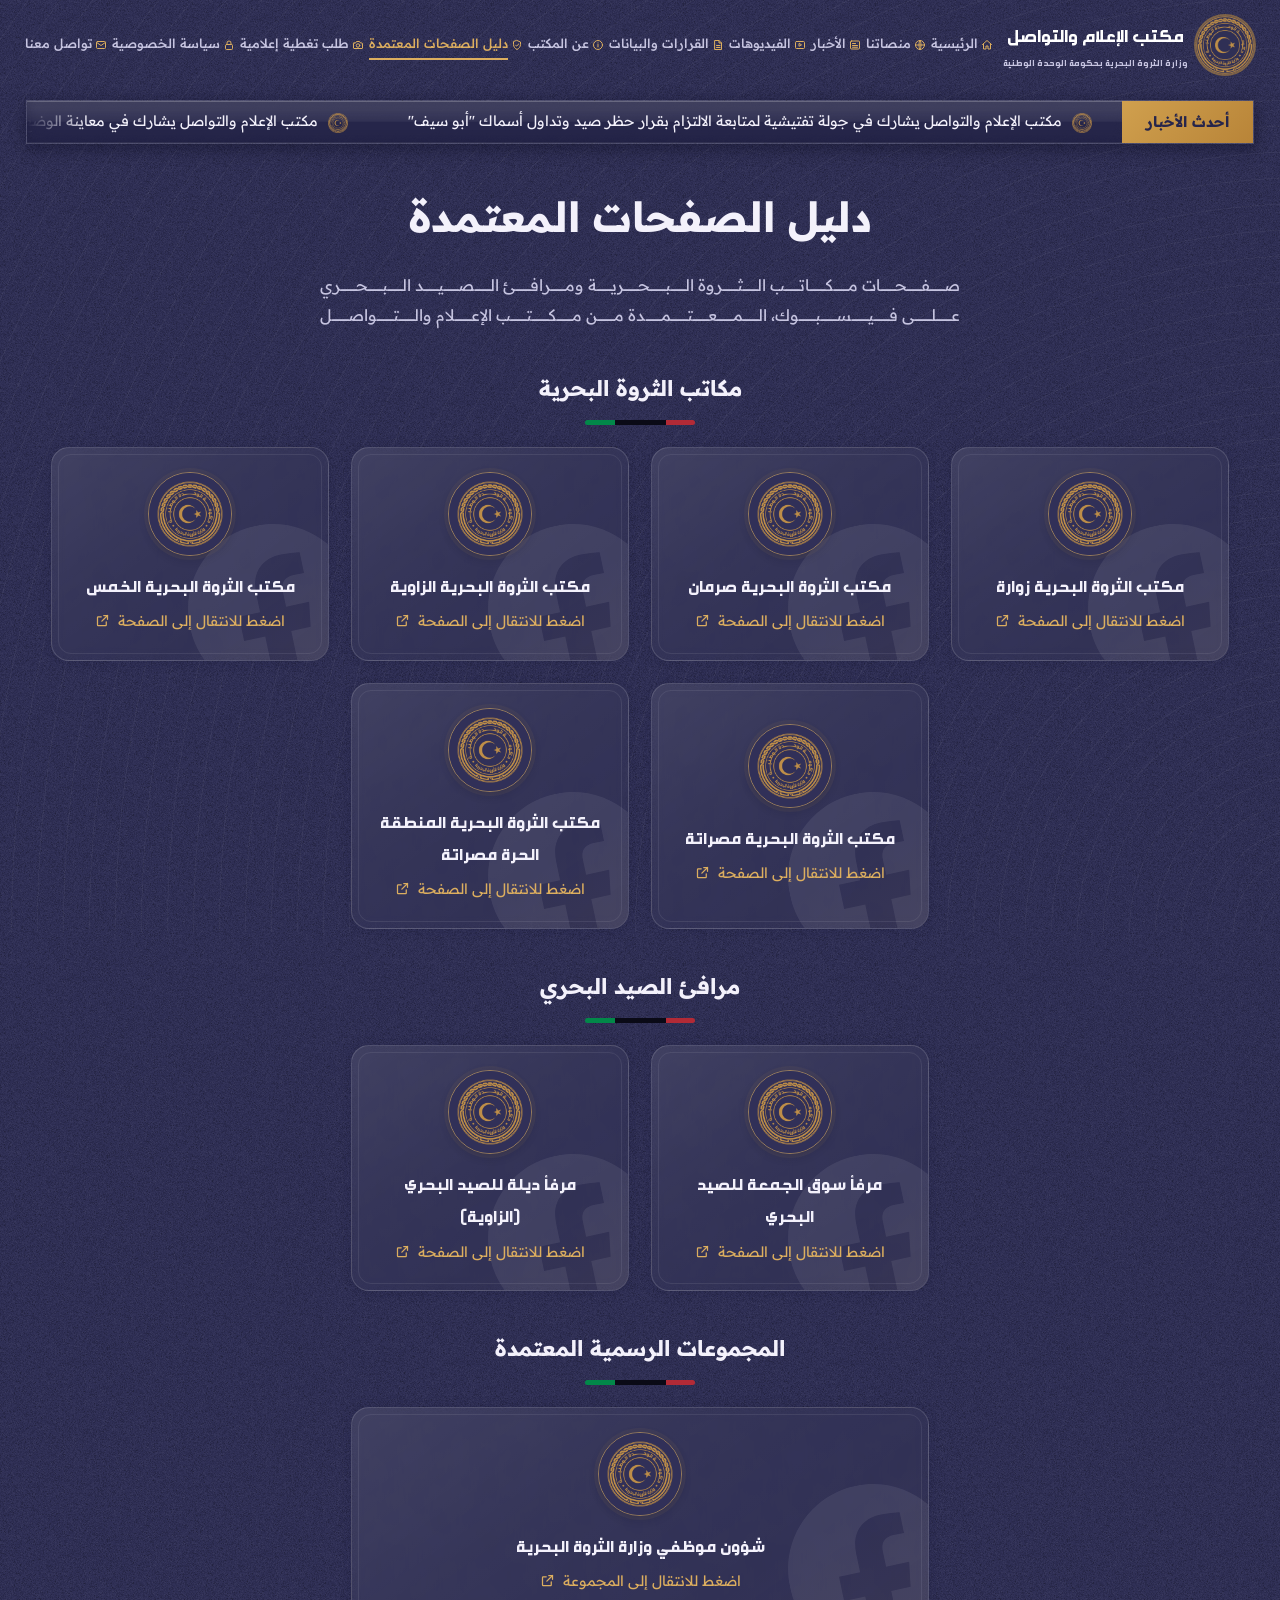
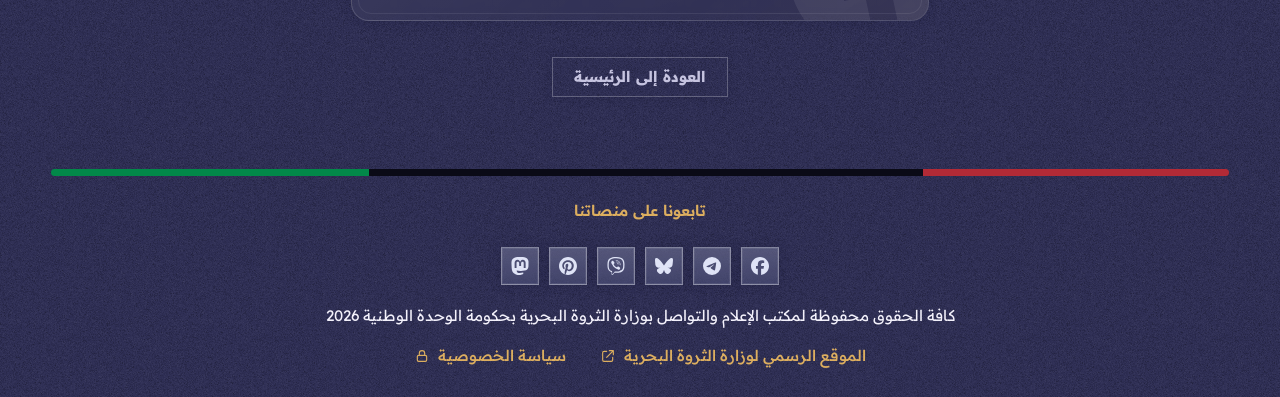
<file: directory.html>
<!DOCTYPE html>
<html lang="ar" dir="rtl" class="directory-page">
<head>
<!-- Google Analytics -->
<script async src="https://www.googletagmanager.com/gtag/js?id=G-2QQ9T7BYQZ"></script>
<script>
  window.dataLayer = window.dataLayer || [];
  function gtag(){dataLayer.push(arguments);}
  gtag('js', new Date());
  gtag('config', 'G-2QQ9T7BYQZ');
</script>
<meta charset="utf-8">
<meta name="viewport" content="width=device-width, initial-scale=1">
<title>دليل الصفحات المعتمدة | مكتب الإعلام والتواصل</title>
<meta name="description" content="دليل صفحات مكاتب الثروة البحرية ومرافئ الصيد البحري على فيسبوك">
<meta property="og:title" content="دليل الصفحات المعتمدة | مكتب الإعلام والتواصل">
<meta property="og:type" content="website">
<meta name="theme-color" content="#2f2f55">
<link rel="stylesheet" href="site.css?v=20261175">
<style>
@font-face{
  font-family:'Ara Hamah AlFidaa';
  src:url([data-uri]) format('woff');
  font-weight:400;
  font-display:swap;
}
.brand b,.brand small{font-family:'Ara Hamah AlFidaa','Readex Pro',sans-serif;font-weight:400;line-height:1.22}
.brand b{font-size:clamp(1.45rem,2vw,1.75rem)}
.brand small{display:block;font-size:clamp(.96rem,1.45vw,1.19rem);margin-top:3px}
@media(max-width:480px){.brand{gap:9px}.brand small{max-width:18em}}
</style>
<link rel="stylesheet" href="ticker.css?v=3">
<link rel="icon" href="favicon.ico?v=2" sizes="any">
<link rel="icon" type="image/png" sizes="32x32" href="favicon-32x32.png?v=2">
<link rel="icon" type="image/png" sizes="16x16" href="favicon-16x16.png?v=2">
<link rel="apple-touch-icon" sizes="180x180" href="apple-touch-icon.png?v=2">
<link rel="manifest" href="site.webmanifest">
<link rel="me" href="https://mastodon.social/@mmrlibya">
</head>
<body>

<header class="top" id="top">
  <div class="container nav">
    <a href="./#home" class="brand">
      <div class="logo"><img src="images/logo.png" alt="شعار الوزارة"></div>
      <div><b id="brandOffice">مكتب الإعلام والتواصل</b><small id="brandMin"></small></div>
    </a>
    <nav id="nav">
      <ul>
        <li><a href="./#home"><svg class="nav-ic" viewBox="0 0 24 24" width="16" height="16" fill="none" stroke="currentColor" stroke-width="2" stroke-linecap="round" stroke-linejoin="round" aria-hidden="true"><path d="M3 11l9-8 9 8"/><path d="M5 10v10h5v-6h4v6h5V10"/></svg><span>الرئيسية</span></a></li>
        <li><a href="./#platforms"><svg class="nav-ic" viewBox="0 0 24 24" width="16" height="16" fill="none" stroke="currentColor" stroke-width="2" stroke-linecap="round" stroke-linejoin="round" aria-hidden="true"><circle cx="12" cy="12" r="9"/><path d="M3 12h18"/><path d="M12 3c3 3.2 3 14.8 0 18"/><path d="M12 3c-3 3.2-3 14.8 0 18"/></svg><span>منصاتنا</span></a></li>
        <li><a href="./#news"><svg class="nav-ic" viewBox="0 0 24 24" width="16" height="16" fill="none" stroke="currentColor" stroke-width="2" stroke-linecap="round" stroke-linejoin="round" aria-hidden="true"><rect x="3" y="4" width="18" height="16" rx="2"/><path d="M7 9h6"/><path d="M7 13h10"/><path d="M7 16.5h10"/></svg><span>الأخبار</span></a></li>
        <li><a href="videos.html"><svg class="nav-ic" viewBox="0 0 24 24" width="16" height="16" fill="none" stroke="currentColor" stroke-width="2" stroke-linecap="round" stroke-linejoin="round" aria-hidden="true"><rect x="3" y="5" width="18" height="14" rx="2"/><path d="M10 9.5v5l4.5-2.5z"/></svg><span>الفيديوهات</span></a></li>
        <li><a href="decisions.html"><svg class="nav-ic" viewBox="0 0 24 24" width="16" height="16" fill="none" stroke="currentColor" stroke-width="2" stroke-linecap="round" stroke-linejoin="round" aria-hidden="true"><path d="M6 3h8l5 5v13H6z"/><path d="M14 3v5h5"/><path d="M9 13h7"/><path d="M9 17h7"/></svg><span>القرارات والبيانات</span></a></li>
        <li><a href="./#about"><svg class="nav-ic" viewBox="0 0 24 24" width="16" height="16" fill="none" stroke="currentColor" stroke-width="2" stroke-linecap="round" stroke-linejoin="round" aria-hidden="true"><circle cx="12" cy="12" r="9"/><path d="M12 11v5"/><path d="M12 7.8v.2"/></svg><span>عن المكتب</span></a></li>
        <li><a href="directory.html" aria-current="page"><svg class="nav-ic" viewBox="0 0 24 24" width="16" height="16" fill="none" stroke="currentColor" stroke-width="2" stroke-linecap="round" stroke-linejoin="round" aria-hidden="true"><path d="M12 3l7 3v5c0 4.5-3 8-7 10-4-2-7-5.500-7-10V6z"/><path d="M9 12l2.200 2.200L15.500 10"/></svg><span>دليل الصفحات المعتمدة</span></a></li>
        <li><a href="coverage.html"><svg class="nav-ic" viewBox="0 0 24 24" width="16" height="16" fill="none" stroke="currentColor" stroke-width="2" stroke-linecap="round" stroke-linejoin="round" aria-hidden="true"><path d="M4 8h3l2-3h6l2 3h3a1 1 0 0 1 1 1v9a1 1 0 0 1-1 1H4a1 1 0 0 1-1-1V9a1 1 0 0 1 1-1z"/><circle cx="12" cy="13" r="3.500"/></svg><span>طلب تغطية إعلامية</span></a></li>
        <li><a href="privacy-policy.html"><svg class="nav-ic" viewBox="0 0 24 24" width="16" height="16" fill="none" stroke="currentColor" stroke-width="2" stroke-linecap="round" stroke-linejoin="round" aria-hidden="true"><rect x="5" y="11" width="14" height="10" rx="2"/><path d="M8 11V8a4 4 0 0 1 8 0v3"/></svg><span>سياسة الخصوصية</span></a></li>
        <li><a href="./#contact"><svg class="nav-ic" viewBox="0 0 24 24" width="16" height="16" fill="none" stroke="currentColor" stroke-width="2" stroke-linecap="round" stroke-linejoin="round" aria-hidden="true"><rect x="3" y="5" width="18" height="14" rx="2"/><path d="M3.500 7l8.500 6 8.500-6"/></svg><span>تواصل معنا</span></a></li>
      </ul>
    </nav>
    <button class="burger" id="burger" aria-label="القائمة">☰</button>
  </div>
</header>
<div class="ticker" id="tickerWrap" hidden data-home="./">
  <div class="lbl">أحدث الأخبار</div>
  <div class="track"><div class="ticker-window"><div class="run" id="tickerRun"></div></div></div>
</div>
<main class="directory container">
  <div class="sec-head">
    <h1>دليل الصفحات المعتمدة</h1>
    <p>صفحات مكاتب الثروة البحرية ومرافئ الصيد البحري على فيسبوك، المعتمدة من مكتب الإعلام والتواصل</p>
  </div>
  <div id="directory"></div>
  <p class="directory-empty" id="empty">ستُضاف روابط الصفحات المعتمدة هنا</p>
  <a class="directory-return btn primary" href="./#home">العودة إلى الرئيسية</a>
</main>
<footer id="footer">
  <div class="container"><p class="f-follow">تابعونا على منصاتنا</p><a rel="me" href="https://mastodon.social/@mmrlibya" class="sr-only">Mastodon</a><div class="f-social" role="navigation" aria-label="منصات مكتب الإعلام والتواصل"><a class="f-soc f-facebook" href="https://www.facebook.com/MMRLibya.Media" target="_blank" rel="noopener" aria-label="فيسبوك" title="فيسبوك"><svg viewBox="0 0 24 24" width="19" height="19" aria-hidden="true"><path fill="currentColor" d="M9.101 23.691v-7.98H6.627v-3.667h2.474v-1.58c0-4.085 1.848-5.978 5.858-5.978.401 0 .955.042 1.468.103a9 9 0 0 1 1.141.195v3.325a9 9 0 0 0-.653-.036 27 27 0 0 0-.733-.009c-.707 0-1.259.096-1.675.309a1.7 1.7 0 0 0-.679.622c-.258.42-.374.995-.374 1.752v1.297h3.919l-.386 2.103-.287 1.564h-3.246v8.245C19.396 23.238 24 18.179 24 12.044c0-6.627-5.373-12-12-12s-12 5.373-12 12c0 5.628 3.874 10.35 9.101 11.647"/></svg></a><a class="f-soc f-telegram" href="https://t.me/MMRMedia" target="_blank" rel="noopener" aria-label="تيليجرام" title="تيليجرام"><svg viewBox="0 0 24 24" width="19" height="19" aria-hidden="true"><path fill="currentColor" d="M11.944 0A12 12 0 0 0 0 12a12 12 0 0 0 12 12 12 12 0 0 0 12-12A12 12 0 0 0 12 0zm4.962 7.224c.1-.002.321.023.465.14a.5.5 0 0 1 .171.325c.016.093.036.306.02.472-.18 1.898-.962 6.502-1.36 8.627-.168.9-.499 1.201-.82 1.23-.696.065-1.225-.46-1.9-.902-1.056-.693-1.653-1.124-2.678-1.8-1.185-.78-.417-1.21.258-1.91.177-.184 3.247-2.977 3.307-3.23.007-.032.014-.15-.056-.212s-.174-.041-.249-.024q-.159.037-5.061 3.345-.72.495-1.302.48c-.428-.008-1.252-.241-1.865-.44-.752-.245-1.349-.374-1.297-.789q.04-.324.893-.663 5.247-2.286 6.998-3.014c3.332-1.386 4.025-1.627 4.476-1.635"/></svg></a><a class="f-soc f-bluesky" href="https://bsky.app/profile/mmr.id.ly" target="_blank" rel="noopener" aria-label="بلو سكاي" title="بلو سكاي"><svg viewBox="0 0 24 24" width="19" height="19" aria-hidden="true"><path fill="currentColor" d="M5.202 2.857C7.954 4.922 10.913 9.11 12 11.358c1.087-2.247 4.046-6.436 6.798-8.501C20.783 1.366 24 .213 24 3.883c0 .732-.42 6.156-.667 7.037-.856 3.061-3.978 3.842-6.755 3.37 4.854.826 6.089 3.562 3.422 6.299-5.065 5.196-7.28-1.304-7.847-2.97-.104-.305-.152-.448-.153-.327 0-.121-.05.022-.153.327-.568 1.666-2.782 8.166-7.847 2.97-2.667-2.737-1.432-5.473 3.422-6.3-2.777.473-5.899-.308-6.755-3.369C.42 10.04 0 4.615 0 3.883c0-3.67 3.217-2.517 5.202-1.026"/></svg></a><a class="f-soc f-viber" href="https://invite.viber.com/?g2=AQBmCLbcQBo1xlcXnOtDM0iU54M0FfDL5Kn6hOlRgG2xcAPt0uUorzZGPcBJAmgn" target="_blank" rel="noopener" aria-label="فايبر" title="فايبر"><svg viewBox="0 0 24 24" width="19" height="19" aria-hidden="true"><path fill="currentColor" d="M11.4 0C9.473.028 5.333.344 3.02 2.467 1.302 4.187.696 6.7.633 9.817S.488 18.776 6.12 20.36h.003l-.004 2.416s-.037.977.61 1.177c.777.242 1.234-.5 1.98-1.302.407-.44.972-1.084 1.397-1.58 3.85.326 6.812-.416 7.15-.525.776-.252 5.176-.816 5.892-6.657.74-6.02-.36-9.83-2.34-11.546-.596-.55-3.006-2.3-8.375-2.323 0 0-.395-.025-1.037-.017zm.058 1.693c.545-.004.88.017.88.017 4.542.02 6.717 1.388 7.222 1.846 1.675 1.435 2.53 4.868 1.906 9.897v.002c-.604 4.878-4.174 5.184-4.832 5.395-.28.09-2.882.737-6.153.524 0 0-2.436 2.94-3.197 3.704-.12.12-.26.167-.352.144-.13-.033-.166-.188-.165-.414l.02-4.018c-4.762-1.32-4.485-6.292-4.43-8.895.054-2.604.543-4.738 1.996-6.173 1.96-1.773 5.474-2.018 7.11-2.03zm.38 2.602a.304.304 0 0 0-.004.607c1.624.01 2.946.537 4.028 1.592 1.073 1.046 1.62 2.468 1.633 4.334.002.167.14.3.307.3a.304.304 0 0 0 .3-.304c-.014-1.984-.618-3.596-1.816-4.764-1.19-1.16-2.692-1.753-4.447-1.765zm-3.96.695a.98.98 0 0 0-.616.117l-.01.002c-.43.247-.816.562-1.146.932q-.004.004-.008.008-.4.484-.46.948a.6.6 0 0 0-.007.14q0 .205.065.4l.013.01c.135.48.473 1.276 1.205 2.604.42.768.903 1.5 1.446 2.186q.405.517.87.984l.132.132q.466.463.984.87a15.5 15.5 0 0 0 2.186 1.447c1.328.733 2.126 1.07 2.604 1.206l.01.014a1.3 1.3 0 0 0 .54.055q.466-.055.948-.46c.004 0 .003-.002.008-.005.37-.33.683-.72.93-1.148l.003-.01c.225-.432.15-.842-.18-1.12-.004 0-.698-.58-1.037-.83q-.54-.383-1.113-.71c-.51-.285-1.032-.106-1.248.174l-.447.564c-.23.283-.657.246-.657.246-3.12-.796-3.955-3.955-3.955-3.955s-.037-.426.248-.656l.563-.448c.277-.215.456-.737.17-1.248a13 13 0 0 0-.71-1.115 28 28 0 0 0-.83-1.035.82.82 0 0 0-.502-.297zm4.49.88a.303.303 0 0 0-.018.606c1.16.085 2.017.466 2.645 1.15.63.688.93 1.524.906 2.57a.306.306 0 0 0 .61.013c.025-1.175-.334-2.193-1.067-2.994-.74-.81-1.777-1.253-3.05-1.346h-.024zm.463 1.63a.305.305 0 0 0-.3.287c-.008.167.12.31.288.32.523.028.875.175 1.113.422.24.245.388.62.416 1.164a.304.304 0 0 0 .605-.03c-.03-.644-.215-1.178-.58-1.557-.367-.378-.893-.574-1.52-.607h-.018z"/></svg></a><a class="f-soc f-pinterest" href="https://www.pinterest.com/MMRLibya_Media" target="_blank" rel="noopener" aria-label="بنترست" title="بنترست"><svg viewBox="0 0 24 24" width="19" height="19" aria-hidden="true"><path fill="currentColor" d="M12.017 0C5.396 0 .029 5.367.029 11.987c0 5.079 3.158 9.417 7.618 11.162-.105-.949-.199-2.403.041-3.439.219-.937 1.406-5.957 1.406-5.957s-.359-.72-.359-1.781c0-1.663.967-2.911 2.168-2.911 1.024 0 1.518.769 1.518 1.688 0 1.029-.653 2.567-.992 3.992-.285 1.193.6 2.165 1.775 2.165 2.128 0 3.768-2.245 3.768-5.487 0-2.861-2.063-4.869-5.008-4.869-3.41 0-5.409 2.562-5.409 5.199 0 1.033.394 2.143.889 2.741.099.12.112.225.085.345-.09.375-.293 1.199-.334 1.363-.053.225-.172.271-.401.165-1.495-.69-2.433-2.878-2.433-4.646 0-3.776 2.748-7.252 7.92-7.252 4.158 0 7.392 2.967 7.392 6.923 0 4.135-2.607 7.462-6.233 7.462-1.214 0-2.354-.629-2.758-1.379l-.749 2.848c-.269 1.045-1.004 2.352-1.498 3.146 1.123.345 2.306.535 3.55.535 6.607 0 11.985-5.365 11.985-11.987C23.999 5.367 18.627 0 12.017 0z"/></svg></a><a class="f-soc f-mastodon" href="https://mastodon.social/@mmrlibya" target="_blank" rel="me noopener" aria-label="ماستودون" title="ماستودون"><svg viewBox="0 0 24 24" width="19" height="19" aria-hidden="true"><path fill="currentColor" d="M23.268 5.313c-.35-2.578-2.617-4.61-5.304-5.004C17.51.242 15.792 0 11.813 0h-.03c-3.98 0-4.835.242-5.288.309C3.882.692 1.496 2.518.917 5.127.64 6.412.61 7.837.661 9.143c.074 1.874.088 3.745.26 5.611.118 1.24.325 2.47.62 3.68.55 2.237 2.777 4.098 4.96 4.857 2.336.792 4.849.923 7.256.38.265-.061.527-.132.786-.213.585-.184 1.27-.39 1.774-.753a.057.057 0 0 0 .023-.043v-1.809a.052.052 0 0 0-.02-.041.053.053 0 0 0-.046-.01 20.282 20.282 0 0 1-4.709.545c-2.73 0-3.463-1.284-3.674-1.818a5.593 5.593 0 0 1-.319-1.433.053.053 0 0 1 .066-.054c1.517.363 3.072.546 4.632.546.376 0 .75 0 1.125-.01 1.57-.044 3.224-.124 4.768-.422.038-.008.077-.015.11-.024 2.435-.464 4.753-1.92 4.989-5.604.008-.145.03-1.52.03-1.67.002-.512.167-3.63-.024-5.545zm-3.748 9.195h-2.561V8.29c0-1.309-.55-1.976-1.67-1.976-1.23 0-1.846.79-1.846 2.35v3.403h-2.546V8.663c0-1.56-.617-2.35-1.848-2.35-1.112 0-1.668.668-1.67 1.977v6.218H4.822V8.102c0-1.31.337-2.35 1.011-3.12.696-.77 1.608-1.164 2.74-1.164 1.311 0 2.302.5 2.962 1.498l.638 1.06.638-1.06c.66-.999 1.65-1.498 2.96-1.498 1.13 0 2.043.395 2.74 1.164.675.77 1.012 1.81 1.012 3.12z"/></svg></a></div><p class="f1">كافة الحقوق محفوظة لمكتب الإعلام والتواصل بوزارة الثروة البحرية بحكومة الوحدة الوطنية 2026</p>
    <p class="ministry-site"><a href="https://www.mmr.gov.ly/" target="_blank" rel="noopener" aria-label="الموقع الرسمي لوزارة الثروة البحرية"><span>الموقع الرسمي لوزارة الثروة البحرية</span><svg aria-hidden="true" width="16" height="16" viewBox="0 0 24 24" fill="none" stroke="currentColor" stroke-width="1.7" stroke-linecap="round" stroke-linejoin="round"><path d="M14 4h6v6m0-6L10 14M10 5H6a2 2 0 0 0-2 2v11a2 2 0 0 0 2 2h11a2 2 0 0 0 2-2v-4"/></svg></a><a href="privacy-policy.html" aria-label="سياسة الخصوصية"><span>سياسة الخصوصية</span><svg aria-hidden="true" width="16" height="16" viewBox="0 0 24 24" fill="none" stroke="currentColor" stroke-width="1.7" stroke-linecap="round" stroke-linejoin="round"><rect x="5" y="11" width="14" height="9" rx="2"/><path d="M8 11V8a4 4 0 0 1 8 0v3"/></svg></a></p>
  </div>
</footer>
<button class="to-top" id="toTop" aria-label="أعلى الصفحة">↑</button>
<script src="site-data.js?v=20261168"></script>
<script>
document.querySelector("#brandMin").textContent=SITE.ministrySub;
const nav=document.querySelector("#nav");
const burger=document.querySelector("#burger");
burger.setAttribute("aria-controls","nav");
burger.setAttribute("aria-expanded","false");
burger.onclick=()=>burger.setAttribute("aria-expanded",String(nav.classList.toggle("open")));
nav.onclick=event=>{
  if(event.target.closest("a")){
    nav.classList.remove("open");
    burger.setAttribute("aria-expanded","false");
  }
};
const header=document.querySelector("#top");
function card(entry,type,cardLabel){
  const url=new URL(entry.url,location.href);
  if(url.protocol!=="https:" || !/(^|\.)facebook\.com$/.test(url.hostname))return null;
  const link=document.createElement("a");
  link.className="directory-card dbl";
  link.href=url.href;
  link.target="_blank";
  link.rel="noopener";
  const label=document.createElement("strong");
  label.textContent=entry.name;
  const action=document.createElement("span");
  action.innerHTML=(cardLabel||'اضغط للانتقال إلى الصفحة')+' <svg class="ext" viewBox="0 0 24 24" width="15" height="15" fill="none" stroke="currentColor" stroke-width="2" stroke-linecap="round" stroke-linejoin="round" aria-hidden="true"><path d="M14 4h6v6"/><path d="M20 4l-9 9"/><path d="M18 14v5a1 1 0 0 1-1 1H5a1 1 0 0 1-1-1V7a1 1 0 0 1 1-1h5"/></svg>';
  const seal=document.createElement("img");
  seal.src="images/ministry-seal.png";
  seal.alt="";
  seal.width=84;
  seal.height=84;
  seal.className="directory-seal";
  link.append(seal,label,action);
  return link;
}
const directory=document.querySelector("#directory");
for(const category of SITE.directory||[]){
  const group=document.createElement("div");
  group.className="directory-group"+(category.wide?" directory-wide":"");
  const title=document.createElement("h2");
  title.textContent=category.title;
  const grid=document.createElement("div");
  grid.className="plats";
  for(const entry of category.entries){
    const link=card(entry,category.type,category.label);
    if(link)grid.append(link);
  }
  if(grid.childElementCount){group.append(title,grid);directory.append(group)}
}
document.querySelector("#empty").hidden=directory.childElementCount>0;
const toTop=document.querySelector("#toTop");
function updateScrollState(){
  header.classList.toggle("scrolled",scrollY>40);
  const visible=scrollY>600;
  toTop.classList.toggle("show",visible);
  toTop.disabled=!visible;
}
updateScrollState();
addEventListener("scroll",updateScrollState,{passive:true});
toTop.onclick=()=>scrollTo({top:0,behavior:matchMedia("(prefers-reduced-motion: reduce)").matches?"instant":"smooth"});
</script>
<script src="text-layout.js?v=7"></script>
<script src="ticker.js?v=3"></script>
</body></html>
</file>
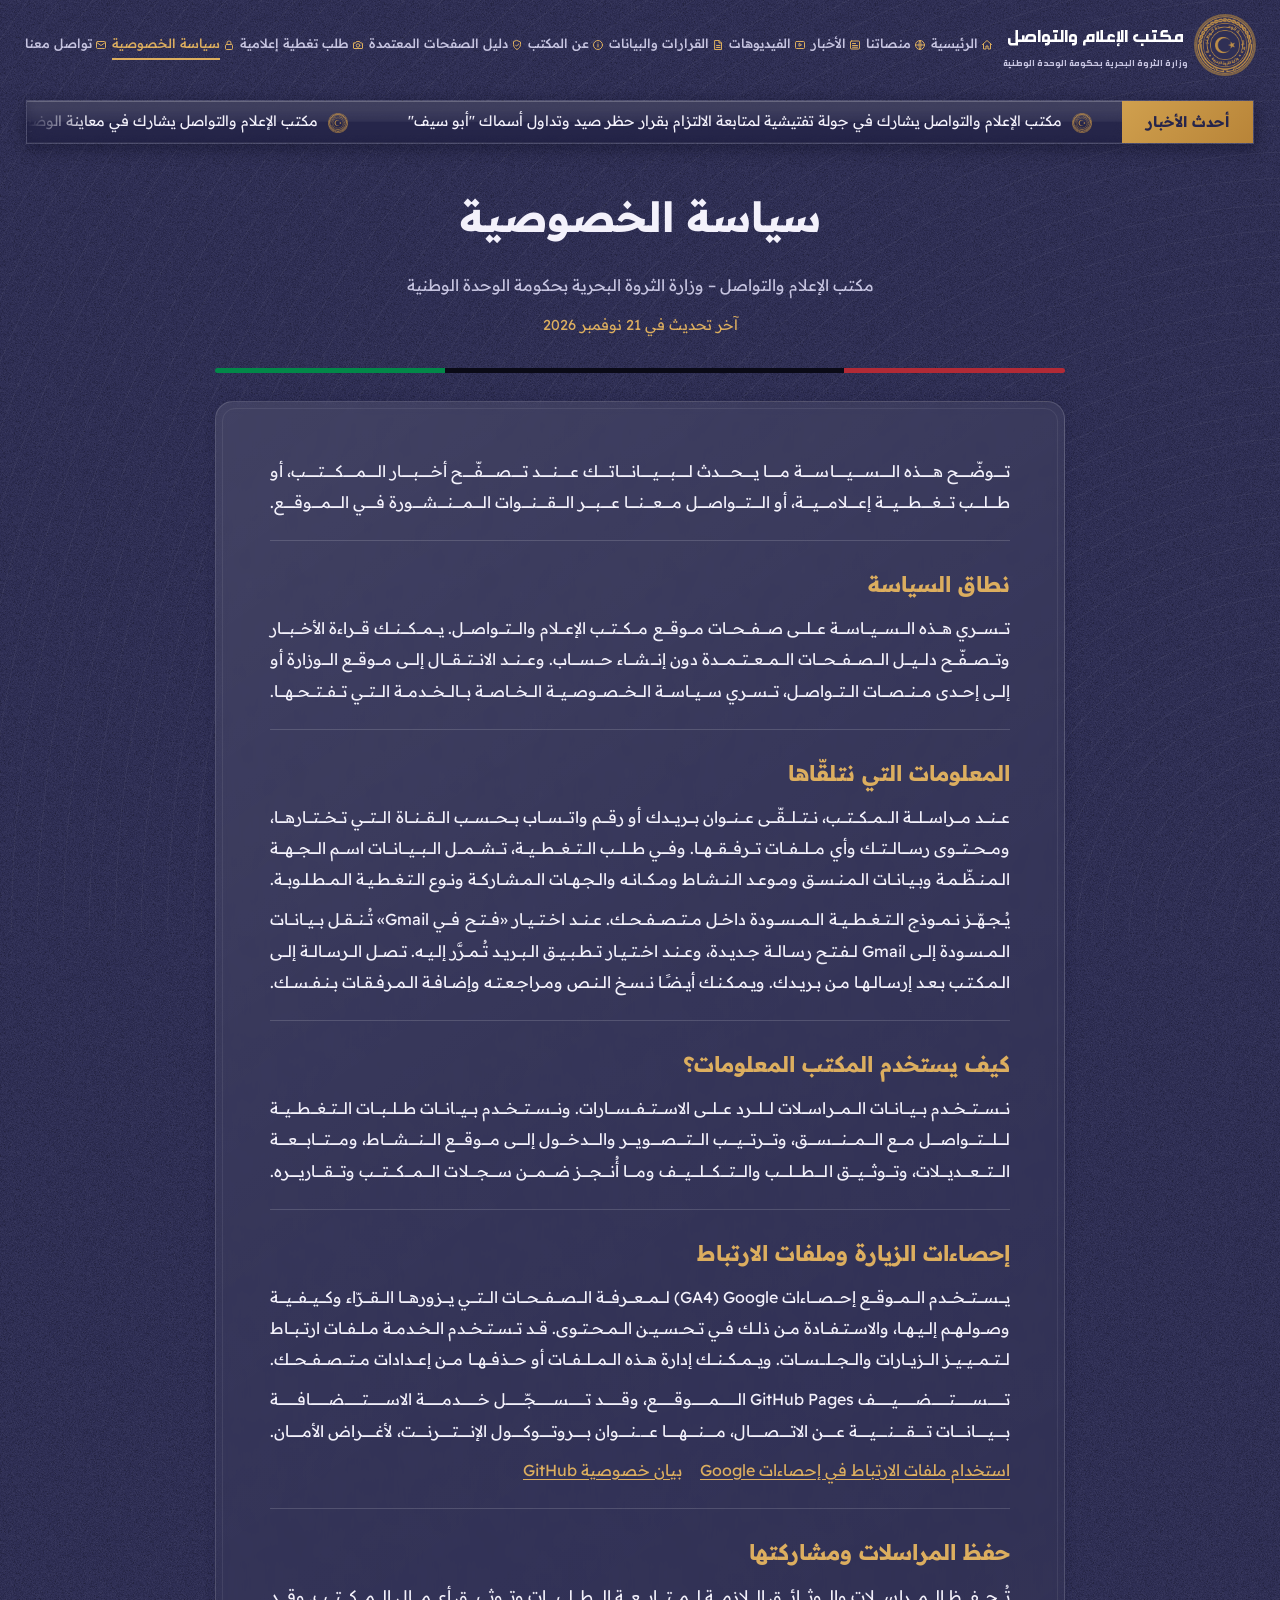
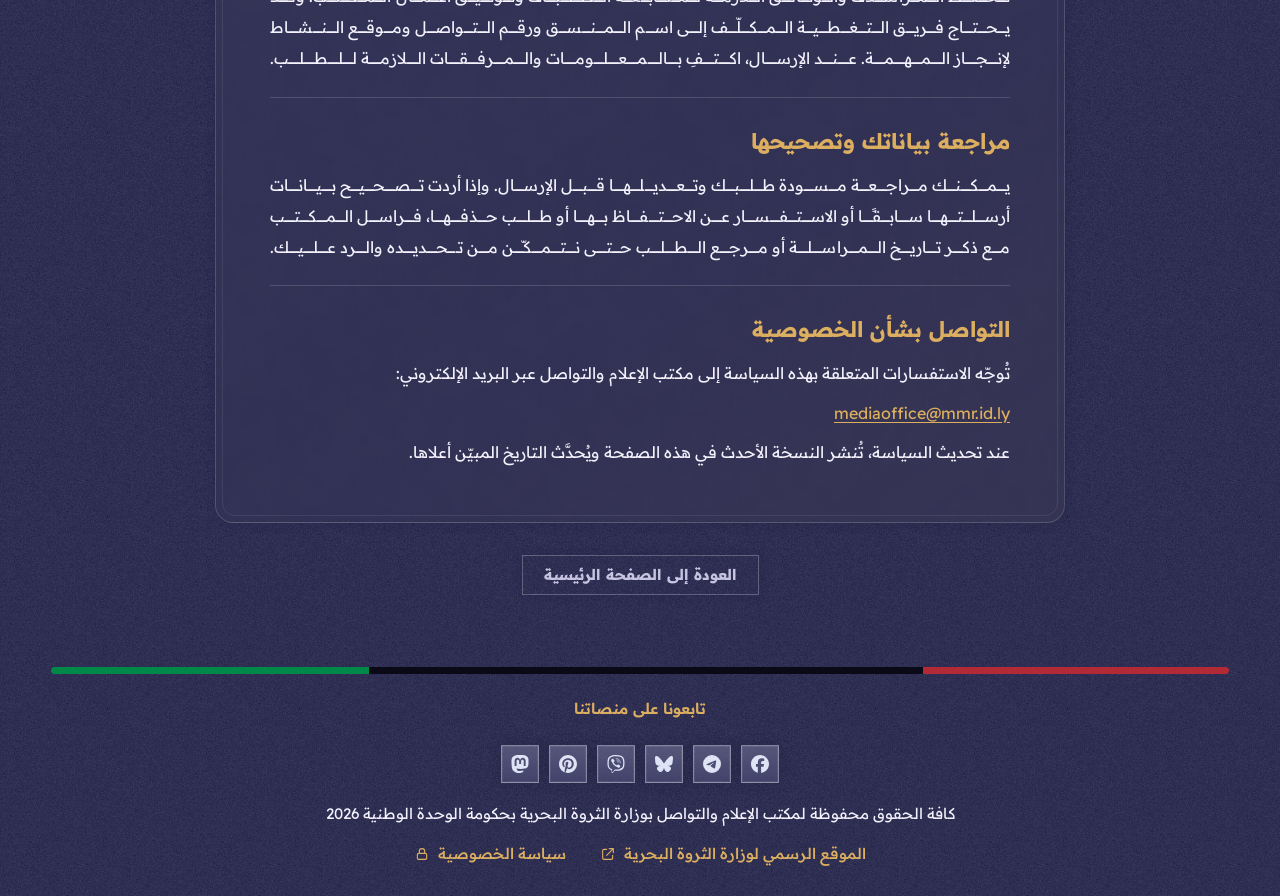
<file: privacy-policy.html>
<!DOCTYPE html>
<html lang="ar" dir="rtl" class="directory-page">
<head>
<!-- Google Analytics -->
<script async src="https://www.googletagmanager.com/gtag/js?id=G-2QQ9T7BYQZ"></script>
<script>
  window.dataLayer = window.dataLayer || [];
  function gtag(){dataLayer.push(arguments);}
  gtag('js', new Date());
  gtag('config', 'G-2QQ9T7BYQZ');
</script>
<meta charset="utf-8">
<meta name="viewport" content="width=device-width, initial-scale=1">
<title>سياسة الخصوصية | مكتب الإعلام والتواصل</title>
<meta name="description" content="سياسة خصوصية موقع مكتب الإعلام والتواصل وبيانات طلبات التغطية الإعلامية">
<meta property="og:title" content="سياسة الخصوصية | مكتب الإعلام والتواصل">
<meta property="og:type" content="website">
<meta name="theme-color" content="#2f2f55">
<link rel="stylesheet" href="site.css?v=20261175">
<style>
@font-face{
  font-family:'Ara Hamah AlFidaa';
  src:url([data-uri]) format('woff');
  font-weight:400;
  font-display:swap;
}
.brand b,.brand small{font-family:'Ara Hamah AlFidaa','Readex Pro',sans-serif;font-weight:400;line-height:1.22}
.brand b{font-size:clamp(1.45rem,2vw,1.75rem)}
.brand small{display:block;font-size:clamp(.96rem,1.45vw,1.19rem);margin-top:3px}
@media(max-width:480px){.brand{gap:9px}.brand small{max-width:18em}}
</style>
<link rel="canonical" href="https://mmr.id.ly/privacy-policy.html">
<style>
.privacy{max-width:850px}
.privacy time{display:inline-block;color:var(--gold2);font-size:.9rem;margin-top:12px}
.privacy .sec-head::after{content:"";display:block;height:5px;border-radius:5px;margin:28px auto 0;background:linear-gradient(to right,var(--green) 0% 27%,var(--black) 27% 74%,var(--red) 74%)}
.policy-card{padding:clamp(22px,5vw,54px);background:rgba(255,255,255,.04);line-height:1.95}
.policy-card section{padding:22px 0 0;margin:22px 0 0;border-top:1px solid var(--line)}
.policy-card h2{font-size:clamp(1.13rem,2vw,1.35rem);color:var(--gold2);margin-bottom:8px}
.policy-links{display:flex;flex-wrap:wrap;gap:4px 18px;margin-block:8px}
.policy-card p+p{margin-top:9px}
.policy-card a{color:var(--gold2);text-decoration:underline;text-underline-offset:.2em;overflow-wrap:anywhere}
</style>
<link rel="stylesheet" href="ticker.css?v=3">
<link rel="icon" href="favicon.ico?v=2" sizes="any">
<link rel="icon" type="image/png" sizes="32x32" href="favicon-32x32.png?v=2">
<link rel="icon" type="image/png" sizes="16x16" href="favicon-16x16.png?v=2">
<link rel="apple-touch-icon" sizes="180x180" href="apple-touch-icon.png?v=2">
<link rel="manifest" href="site.webmanifest">
<link rel="me" href="https://mastodon.social/@mmrlibya">
</head>
<body>

<header class="top" id="top">
  <div class="container nav">
    <a href="./#home" class="brand">
      <div class="logo"><img src="images/logo.png" alt="شعار الوزارة"></div>
      <div><b id="brandOffice">مكتب الإعلام والتواصل</b><small id="brandMin"></small></div>
    </a>
    <nav id="nav">
      <ul>
        <li><a href="./#home"><svg class="nav-ic" viewBox="0 0 24 24" width="16" height="16" fill="none" stroke="currentColor" stroke-width="2" stroke-linecap="round" stroke-linejoin="round" aria-hidden="true"><path d="M3 11l9-8 9 8"/><path d="M5 10v10h5v-6h4v6h5V10"/></svg><span>الرئيسية</span></a></li>
        <li><a href="./#platforms"><svg class="nav-ic" viewBox="0 0 24 24" width="16" height="16" fill="none" stroke="currentColor" stroke-width="2" stroke-linecap="round" stroke-linejoin="round" aria-hidden="true"><circle cx="12" cy="12" r="9"/><path d="M3 12h18"/><path d="M12 3c3 3.2 3 14.8 0 18"/><path d="M12 3c-3 3.2-3 14.8 0 18"/></svg><span>منصاتنا</span></a></li>
        <li><a href="./#news"><svg class="nav-ic" viewBox="0 0 24 24" width="16" height="16" fill="none" stroke="currentColor" stroke-width="2" stroke-linecap="round" stroke-linejoin="round" aria-hidden="true"><rect x="3" y="4" width="18" height="16" rx="2"/><path d="M7 9h6"/><path d="M7 13h10"/><path d="M7 16.5h10"/></svg><span>الأخبار</span></a></li>
        <li><a href="videos.html"><svg class="nav-ic" viewBox="0 0 24 24" width="16" height="16" fill="none" stroke="currentColor" stroke-width="2" stroke-linecap="round" stroke-linejoin="round" aria-hidden="true"><rect x="3" y="5" width="18" height="14" rx="2"/><path d="M10 9.5v5l4.5-2.5z"/></svg><span>الفيديوهات</span></a></li>
        <li><a href="decisions.html"><svg class="nav-ic" viewBox="0 0 24 24" width="16" height="16" fill="none" stroke="currentColor" stroke-width="2" stroke-linecap="round" stroke-linejoin="round" aria-hidden="true"><path d="M6 3h8l5 5v13H6z"/><path d="M14 3v5h5"/><path d="M9 13h7"/><path d="M9 17h7"/></svg><span>القرارات والبيانات</span></a></li>
        <li><a href="./#about"><svg class="nav-ic" viewBox="0 0 24 24" width="16" height="16" fill="none" stroke="currentColor" stroke-width="2" stroke-linecap="round" stroke-linejoin="round" aria-hidden="true"><circle cx="12" cy="12" r="9"/><path d="M12 11v5"/><path d="M12 7.8v.2"/></svg><span>عن المكتب</span></a></li>
        <li><a href="directory.html"><svg class="nav-ic" viewBox="0 0 24 24" width="16" height="16" fill="none" stroke="currentColor" stroke-width="2" stroke-linecap="round" stroke-linejoin="round" aria-hidden="true"><path d="M12 3l7 3v5c0 4.5-3 8-7 10-4-2-7-5.500-7-10V6z"/><path d="M9 12l2.200 2.200L15.500 10"/></svg><span>دليل الصفحات المعتمدة</span></a></li>
        <li><a href="coverage.html"><svg class="nav-ic" viewBox="0 0 24 24" width="16" height="16" fill="none" stroke="currentColor" stroke-width="2" stroke-linecap="round" stroke-linejoin="round" aria-hidden="true"><path d="M4 8h3l2-3h6l2 3h3a1 1 0 0 1 1 1v9a1 1 0 0 1-1 1H4a1 1 0 0 1-1-1V9a1 1 0 0 1 1-1z"/><circle cx="12" cy="13" r="3.500"/></svg><span>طلب تغطية إعلامية</span></a></li>
        <li><a href="privacy-policy.html" aria-current="page"><svg class="nav-ic" viewBox="0 0 24 24" width="16" height="16" fill="none" stroke="currentColor" stroke-width="2" stroke-linecap="round" stroke-linejoin="round" aria-hidden="true"><rect x="5" y="11" width="14" height="10" rx="2"/><path d="M8 11V8a4 4 0 0 1 8 0v3"/></svg><span>سياسة الخصوصية</span></a></li>
        <li><a href="./#contact"><svg class="nav-ic" viewBox="0 0 24 24" width="16" height="16" fill="none" stroke="currentColor" stroke-width="2" stroke-linecap="round" stroke-linejoin="round" aria-hidden="true"><rect x="3" y="5" width="18" height="14" rx="2"/><path d="M3.500 7l8.500 6 8.500-6"/></svg><span>تواصل معنا</span></a></li>
      </ul>
    </nav>
    <button class="burger" id="burger" aria-label="القائمة">☰</button>
  </div>
</header>
<div class="ticker" id="tickerWrap" hidden data-home="./">
  <div class="lbl">أحدث الأخبار</div>
  <div class="track"><div class="ticker-window"><div class="run" id="tickerRun"></div></div></div>
</div>
<main class="directory container privacy">
  <div class="sec-head">
    <h1>سياسة الخصوصية</h1>
    <p>مكتب الإعلام والتواصل – وزارة الثروة البحرية بحكومة الوحدة الوطنية</p>
    <time datetime="2026-11-21">آخر تحديث في 21 نوفمبر 2026</time>
  </div>
  <article class="policy-card dbl">
    <p class="intro">توضّح هذه السياسة ما يحدث لبياناتك عند تصفّح أخبار المكتب، أو طلب تغطية إعلامية، أو التواصل معنا عبر القنوات المنشورة في الموقع.</p>
    <section><h2>نطاق السياسة</h2>
      <p>تسري هذه السياسة على صفحات موقع مكتب الإعلام والتواصل. يمكنك قراءة الأخبار وتصفّح دليل الصفحات المعتمدة دون إنشاء حساب. وعند الانتقال إلى موقع الوزارة أو إلى إحدى منصات التواصل، تسري سياسة الخصوصية الخاصة بالخدمة التي تفتحها.</p></section>
    <section><h2>المعلومات التي نتلقّاها</h2>
      <p>عند مراسلة المكتب، نتلقّى عنوان بريدك أو رقم واتساب بحسب القناة التي تختارها، ومحتوى رسالتك وأي ملفات ترفقها. وفي طلب التغطية، تشمل البيانات اسم الجهة المنظّمة وبيانات المنسق وموعد النشاط ومكانه والجهات المشاركة ونوع التغطية المطلوبة.</p>
      <p>يُجهّز نموذج التغطية المسودة داخل متصفحك. عند اختيار «فتح في Gmail» تُنقل بيانات المسودة إلى Gmail لفتح رسالة جديدة، وعند اختيار تطبيق البريد تُمرَّر إليه. تصل الرسالة إلى المكتب بعد إرسالها من بريدك. ويمكنك أيضًا نسخ النص ومراجعته وإضافة المرفقات بنفسك.</p></section>
    <section><h2>كيف يستخدم المكتب المعلومات؟</h2>
      <p>نستخدم بيانات المراسلات للرد على الاستفسارات. ونستخدم بيانات طلبات التغطية للتواصل مع المنسق، وترتيب التصوير والدخول إلى موقع النشاط، ومتابعة التعديلات، وتوثيق الطلب والتكليف وما أُنجز ضمن سجلات المكتب وتقاريره.</p></section>
    <section><h2>إحصاءات الزيارة وملفات الارتباط</h2>
      <p>يستخدم الموقع إحصاءات Google ‏(GA4) لمعرفة الصفحات التي يزورها القرّاء وكيفية وصولهم إليها، والاستفادة من ذلك في تحسين المحتوى. قد تستخدم الخدمة ملفات ارتباط لتمييز الزيارات والجلسات. ويمكنك إدارة هذه الملفات أو حذفها من إعدادات متصفحك.</p>
      <p>تستضيف GitHub Pages الموقع، وقد تسجّل خدمة الاستضافة بيانات تقنية عن الاتصال، منها عنوان بروتوكول الإنترنت، لأغراض الأمان.</p><div class="policy-links"><a href="https://support.google.com/analytics/answer/11397207?hl=ar">استخدام ملفات الارتباط في إحصاءات Google</a> <a href="https://docs.github.com/en/site-policy/privacy-policies/github-general-privacy-statement">بيان خصوصية GitHub</a></div></section>
    <section><h2>حفظ المراسلات ومشاركتها</h2>
      <p>تُحفظ المراسلات والوثائق اللازمة لمتابعة الطلبات وتوثيق أعمال المكتب. وقد يحتاج فريق التغطية المكلّف إلى اسم المنسق ورقم التواصل وموقع النشاط لإنجاز المهمة. عند الإرسال، اكتفِ بالمعلومات والمرفقات اللازمة للطلب.</p></section>
    <section><h2>مراجعة بياناتك وتصحيحها</h2>
      <p>يمكنك مراجعة مسودة طلبك وتعديلها قبل الإرسال. وإذا أردت تصحيح بيانات أرسلتها سابقًا أو الاستفسار عن الاحتفاظ بها أو طلب حذفها، فراسل المكتب مع ذكر تاريخ المراسلة أو مرجع الطلب حتى نتمكّن من تحديده والرد عليك.</p></section>
    <section><h2>التواصل بشأن الخصوصية</h2>
      <p>تُوجّه الاستفسارات المتعلقة بهذه السياسة إلى مكتب الإعلام والتواصل عبر البريد الإلكتروني:</p><div class="policy-links"><a href="mailto:mediaoffice@mmr.id.ly"><bdi>mediaoffice@mmr.id.ly</bdi></a></div>
      <p>عند تحديث السياسة، تُنشر النسخة الأحدث في هذه الصفحة ويُحدَّث التاريخ المبيّن أعلاها.</p></section>
  </article>
  <a class="directory-return btn primary" href="./#home">العودة إلى الصفحة الرئيسية</a>
</main>
<footer id="footer">
  <div class="container"><p class="f-follow">تابعونا على منصاتنا</p><a rel="me" href="https://mastodon.social/@mmrlibya" class="sr-only">Mastodon</a><div class="f-social" role="navigation" aria-label="منصات مكتب الإعلام والتواصل"><a class="f-soc f-facebook" href="https://www.facebook.com/MMRLibya.Media" target="_blank" rel="noopener" aria-label="فيسبوك" title="فيسبوك"><svg viewBox="0 0 24 24" width="19" height="19" aria-hidden="true"><path fill="currentColor" d="M9.101 23.691v-7.98H6.627v-3.667h2.474v-1.58c0-4.085 1.848-5.978 5.858-5.978.401 0 .955.042 1.468.103a9 9 0 0 1 1.141.195v3.325a9 9 0 0 0-.653-.036 27 27 0 0 0-.733-.009c-.707 0-1.259.096-1.675.309a1.7 1.7 0 0 0-.679.622c-.258.42-.374.995-.374 1.752v1.297h3.919l-.386 2.103-.287 1.564h-3.246v8.245C19.396 23.238 24 18.179 24 12.044c0-6.627-5.373-12-12-12s-12 5.373-12 12c0 5.628 3.874 10.35 9.101 11.647"/></svg></a><a class="f-soc f-telegram" href="https://t.me/MMRMedia" target="_blank" rel="noopener" aria-label="تيليجرام" title="تيليجرام"><svg viewBox="0 0 24 24" width="19" height="19" aria-hidden="true"><path fill="currentColor" d="M11.944 0A12 12 0 0 0 0 12a12 12 0 0 0 12 12 12 12 0 0 0 12-12A12 12 0 0 0 12 0zm4.962 7.224c.1-.002.321.023.465.14a.5.5 0 0 1 .171.325c.016.093.036.306.02.472-.18 1.898-.962 6.502-1.36 8.627-.168.9-.499 1.201-.82 1.23-.696.065-1.225-.46-1.9-.902-1.056-.693-1.653-1.124-2.678-1.8-1.185-.78-.417-1.21.258-1.91.177-.184 3.247-2.977 3.307-3.23.007-.032.014-.15-.056-.212s-.174-.041-.249-.024q-.159.037-5.061 3.345-.72.495-1.302.48c-.428-.008-1.252-.241-1.865-.44-.752-.245-1.349-.374-1.297-.789q.04-.324.893-.663 5.247-2.286 6.998-3.014c3.332-1.386 4.025-1.627 4.476-1.635"/></svg></a><a class="f-soc f-bluesky" href="https://bsky.app/profile/mmr.id.ly" target="_blank" rel="noopener" aria-label="بلو سكاي" title="بلو سكاي"><svg viewBox="0 0 24 24" width="19" height="19" aria-hidden="true"><path fill="currentColor" d="M5.202 2.857C7.954 4.922 10.913 9.11 12 11.358c1.087-2.247 4.046-6.436 6.798-8.501C20.783 1.366 24 .213 24 3.883c0 .732-.42 6.156-.667 7.037-.856 3.061-3.978 3.842-6.755 3.37 4.854.826 6.089 3.562 3.422 6.299-5.065 5.196-7.28-1.304-7.847-2.97-.104-.305-.152-.448-.153-.327 0-.121-.05.022-.153.327-.568 1.666-2.782 8.166-7.847 2.97-2.667-2.737-1.432-5.473 3.422-6.3-2.777.473-5.899-.308-6.755-3.369C.42 10.04 0 4.615 0 3.883c0-3.67 3.217-2.517 5.202-1.026"/></svg></a><a class="f-soc f-viber" href="https://invite.viber.com/?g2=AQBmCLbcQBo1xlcXnOtDM0iU54M0FfDL5Kn6hOlRgG2xcAPt0uUorzZGPcBJAmgn" target="_blank" rel="noopener" aria-label="فايبر" title="فايبر"><svg viewBox="0 0 24 24" width="19" height="19" aria-hidden="true"><path fill="currentColor" d="M11.4 0C9.473.028 5.333.344 3.02 2.467 1.302 4.187.696 6.7.633 9.817S.488 18.776 6.12 20.36h.003l-.004 2.416s-.037.977.61 1.177c.777.242 1.234-.5 1.98-1.302.407-.44.972-1.084 1.397-1.58 3.85.326 6.812-.416 7.15-.525.776-.252 5.176-.816 5.892-6.657.74-6.02-.36-9.83-2.34-11.546-.596-.55-3.006-2.3-8.375-2.323 0 0-.395-.025-1.037-.017zm.058 1.693c.545-.004.88.017.88.017 4.542.02 6.717 1.388 7.222 1.846 1.675 1.435 2.53 4.868 1.906 9.897v.002c-.604 4.878-4.174 5.184-4.832 5.395-.28.09-2.882.737-6.153.524 0 0-2.436 2.94-3.197 3.704-.12.12-.26.167-.352.144-.13-.033-.166-.188-.165-.414l.02-4.018c-4.762-1.32-4.485-6.292-4.43-8.895.054-2.604.543-4.738 1.996-6.173 1.96-1.773 5.474-2.018 7.11-2.03zm.38 2.602a.304.304 0 0 0-.004.607c1.624.01 2.946.537 4.028 1.592 1.073 1.046 1.62 2.468 1.633 4.334.002.167.14.3.307.3a.304.304 0 0 0 .3-.304c-.014-1.984-.618-3.596-1.816-4.764-1.19-1.16-2.692-1.753-4.447-1.765zm-3.96.695a.98.98 0 0 0-.616.117l-.01.002c-.43.247-.816.562-1.146.932q-.004.004-.008.008-.4.484-.46.948a.6.6 0 0 0-.007.14q0 .205.065.4l.013.01c.135.48.473 1.276 1.205 2.604.42.768.903 1.5 1.446 2.186q.405.517.87.984l.132.132q.466.463.984.87a15.5 15.5 0 0 0 2.186 1.447c1.328.733 2.126 1.07 2.604 1.206l.01.014a1.3 1.3 0 0 0 .54.055q.466-.055.948-.46c.004 0 .003-.002.008-.005.37-.33.683-.72.93-1.148l.003-.01c.225-.432.15-.842-.18-1.12-.004 0-.698-.58-1.037-.83q-.54-.383-1.113-.71c-.51-.285-1.032-.106-1.248.174l-.447.564c-.23.283-.657.246-.657.246-3.12-.796-3.955-3.955-3.955-3.955s-.037-.426.248-.656l.563-.448c.277-.215.456-.737.17-1.248a13 13 0 0 0-.71-1.115 28 28 0 0 0-.83-1.035.82.82 0 0 0-.502-.297zm4.49.88a.303.303 0 0 0-.018.606c1.16.085 2.017.466 2.645 1.15.63.688.93 1.524.906 2.57a.306.306 0 0 0 .61.013c.025-1.175-.334-2.193-1.067-2.994-.74-.81-1.777-1.253-3.05-1.346h-.024zm.463 1.63a.305.305 0 0 0-.3.287c-.008.167.12.31.288.32.523.028.875.175 1.113.422.24.245.388.62.416 1.164a.304.304 0 0 0 .605-.03c-.03-.644-.215-1.178-.58-1.557-.367-.378-.893-.574-1.52-.607h-.018z"/></svg></a><a class="f-soc f-pinterest" href="https://www.pinterest.com/MMRLibya_Media" target="_blank" rel="noopener" aria-label="بنترست" title="بنترست"><svg viewBox="0 0 24 24" width="19" height="19" aria-hidden="true"><path fill="currentColor" d="M12.017 0C5.396 0 .029 5.367.029 11.987c0 5.079 3.158 9.417 7.618 11.162-.105-.949-.199-2.403.041-3.439.219-.937 1.406-5.957 1.406-5.957s-.359-.72-.359-1.781c0-1.663.967-2.911 2.168-2.911 1.024 0 1.518.769 1.518 1.688 0 1.029-.653 2.567-.992 3.992-.285 1.193.6 2.165 1.775 2.165 2.128 0 3.768-2.245 3.768-5.487 0-2.861-2.063-4.869-5.008-4.869-3.41 0-5.409 2.562-5.409 5.199 0 1.033.394 2.143.889 2.741.099.12.112.225.085.345-.09.375-.293 1.199-.334 1.363-.053.225-.172.271-.401.165-1.495-.69-2.433-2.878-2.433-4.646 0-3.776 2.748-7.252 7.92-7.252 4.158 0 7.392 2.967 7.392 6.923 0 4.135-2.607 7.462-6.233 7.462-1.214 0-2.354-.629-2.758-1.379l-.749 2.848c-.269 1.045-1.004 2.352-1.498 3.146 1.123.345 2.306.535 3.55.535 6.607 0 11.985-5.365 11.985-11.987C23.999 5.367 18.627 0 12.017 0z"/></svg></a><a class="f-soc f-mastodon" href="https://mastodon.social/@mmrlibya" target="_blank" rel="me noopener" aria-label="ماستودون" title="ماستودون"><svg viewBox="0 0 24 24" width="19" height="19" aria-hidden="true"><path fill="currentColor" d="M23.268 5.313c-.35-2.578-2.617-4.61-5.304-5.004C17.51.242 15.792 0 11.813 0h-.03c-3.98 0-4.835.242-5.288.309C3.882.692 1.496 2.518.917 5.127.64 6.412.61 7.837.661 9.143c.074 1.874.088 3.745.26 5.611.118 1.24.325 2.47.62 3.68.55 2.237 2.777 4.098 4.96 4.857 2.336.792 4.849.923 7.256.38.265-.061.527-.132.786-.213.585-.184 1.27-.39 1.774-.753a.057.057 0 0 0 .023-.043v-1.809a.052.052 0 0 0-.02-.041.053.053 0 0 0-.046-.01 20.282 20.282 0 0 1-4.709.545c-2.73 0-3.463-1.284-3.674-1.818a5.593 5.593 0 0 1-.319-1.433.053.053 0 0 1 .066-.054c1.517.363 3.072.546 4.632.546.376 0 .75 0 1.125-.01 1.57-.044 3.224-.124 4.768-.422.038-.008.077-.015.11-.024 2.435-.464 4.753-1.92 4.989-5.604.008-.145.03-1.52.03-1.67.002-.512.167-3.63-.024-5.545zm-3.748 9.195h-2.561V8.29c0-1.309-.55-1.976-1.67-1.976-1.23 0-1.846.79-1.846 2.35v3.403h-2.546V8.663c0-1.56-.617-2.35-1.848-2.35-1.112 0-1.668.668-1.67 1.977v6.218H4.822V8.102c0-1.31.337-2.35 1.011-3.12.696-.77 1.608-1.164 2.74-1.164 1.311 0 2.302.5 2.962 1.498l.638 1.06.638-1.06c.66-.999 1.65-1.498 2.96-1.498 1.13 0 2.043.395 2.74 1.164.675.77 1.012 1.81 1.012 3.12z"/></svg></a></div><p class="f1">كافة الحقوق محفوظة لمكتب الإعلام والتواصل بوزارة الثروة البحرية بحكومة الوحدة الوطنية 2026</p>
    <p class="ministry-site"><a href="https://www.mmr.gov.ly/" target="_blank" rel="noopener" aria-label="الموقع الرسمي لوزارة الثروة البحرية"><span>الموقع الرسمي لوزارة الثروة البحرية</span><svg aria-hidden="true" width="16" height="16" viewBox="0 0 24 24" fill="none" stroke="currentColor" stroke-width="1.7" stroke-linecap="round" stroke-linejoin="round"><path d="M14 4h6v6m0-6L10 14M10 5H6a2 2 0 0 0-2 2v11a2 2 0 0 0 2 2h11a2 2 0 0 0 2-2v-4"/></svg></a><a href="privacy-policy.html" aria-label="سياسة الخصوصية"><span>سياسة الخصوصية</span><svg aria-hidden="true" width="16" height="16" viewBox="0 0 24 24" fill="none" stroke="currentColor" stroke-width="1.7" stroke-linecap="round" stroke-linejoin="round"><rect x="5" y="11" width="14" height="9" rx="2"/><path d="M8 11V8a4 4 0 0 1 8 0v3"/></svg></a></p>
  </div>
</footer>
<button class="to-top" id="toTop" aria-label="أعلى الصفحة">↑</button>
<script src="site-data.js?v=20261168"></script>
<script>
document.querySelector("#brandMin").textContent=SITE.ministrySub;
const nav=document.querySelector("#nav");
const burger=document.querySelector("#burger");
burger.setAttribute("aria-controls","nav");
burger.setAttribute("aria-expanded","false");
burger.onclick=()=>burger.setAttribute("aria-expanded",String(nav.classList.toggle("open")));
nav.onclick=event=>{
  if(event.target.closest("a")){
    nav.classList.remove("open");
    burger.setAttribute("aria-expanded","false");
  }
};
const header=document.querySelector("#top");
const toTop=document.querySelector("#toTop");
function updateScrollState(){
  header.classList.toggle("scrolled",scrollY>40);
  const visible=scrollY>600;
  toTop.classList.toggle("show",visible);
  toTop.disabled=!visible;
}
updateScrollState();
addEventListener("scroll",updateScrollState,{passive:true});
toTop.onclick=()=>scrollTo({top:0,behavior:matchMedia("(prefers-reduced-motion: reduce)").matches?"instant":"smooth"});
</script>

<script src="text-layout.js?v=7"></script>
<script src="ticker.js?v=3"></script>
</body></html>
</file>
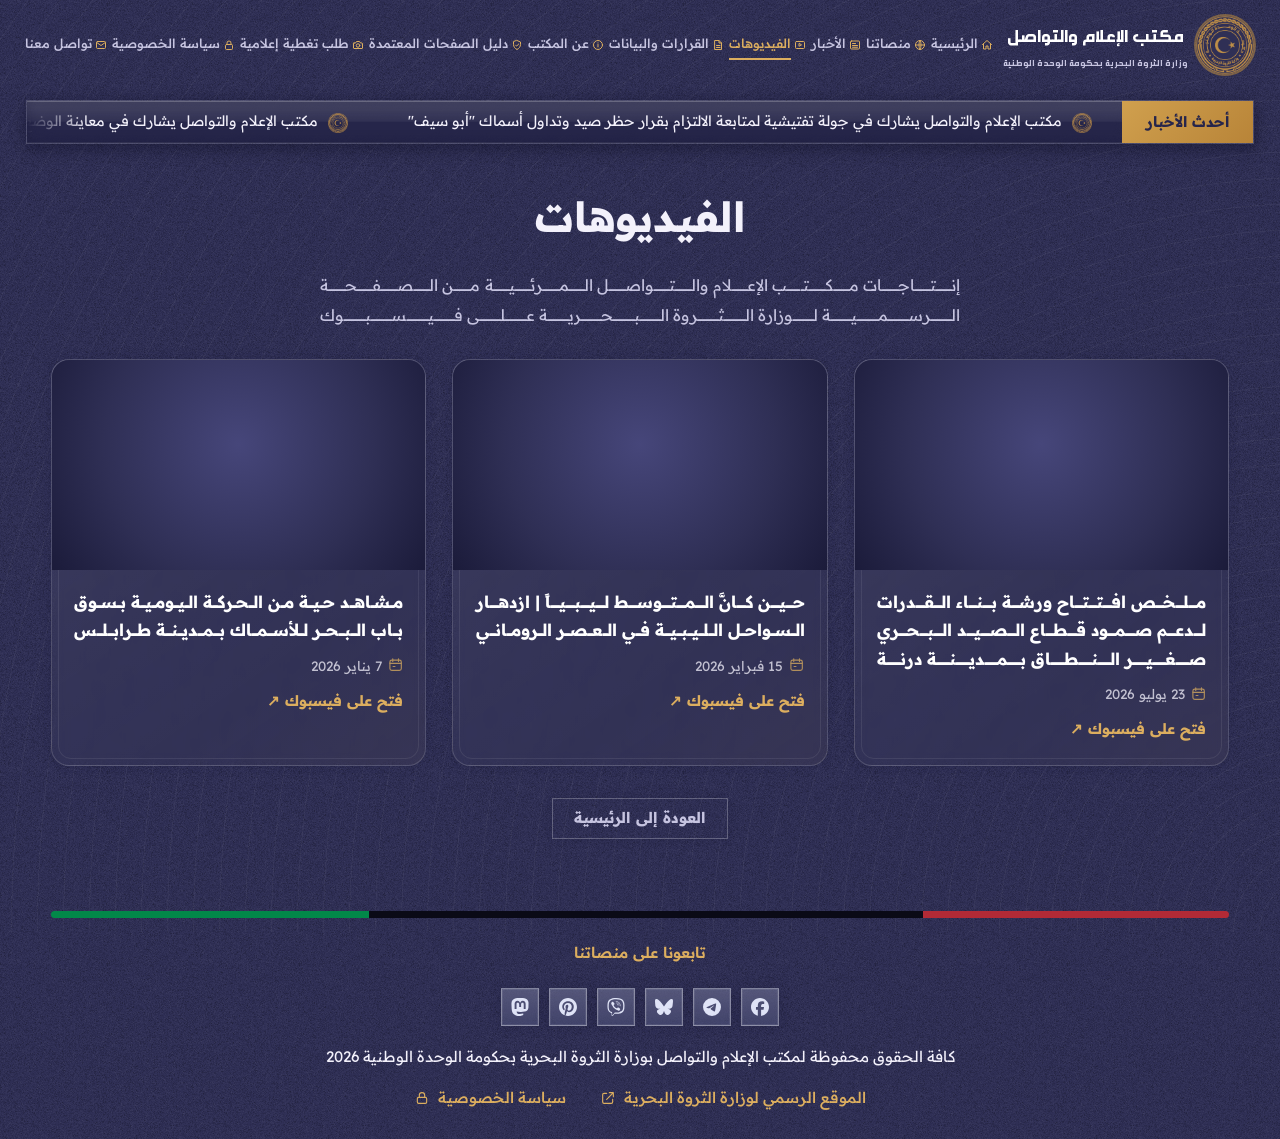
<file: videos.html>
<!DOCTYPE html>
<html lang="ar" dir="rtl" class="directory-page">
<head>
<!-- Google Analytics -->
<script async src="https://www.googletagmanager.com/gtag/js?id=G-2QQ9T7BYQZ"></script>
<script>
  window.dataLayer = window.dataLayer || [];
  function gtag(){dataLayer.push(arguments);}
  gtag('js', new Date());
  gtag('config', 'G-2QQ9T7BYQZ');
</script>
<meta charset="utf-8">
<meta name="viewport" content="width=device-width, initial-scale=1">
<title>الفيديوهات | مكتب الإعلام والتواصل</title>
<meta name="description" content="إنتاجات مكتب الإعلام والتواصل المرئية من الصفحة الرسمية لوزارة الثروة البحرية على فيسبوك">
<meta property="og:title" content="الفيديوهات | مكتب الإعلام والتواصل">
<meta property="og:type" content="website">
<meta name="theme-color" content="#2f2f55">
<link rel="stylesheet" href="site.css?v=20261175">
<style>
@font-face{
  font-family:'Ara Hamah AlFidaa';
  src:url([data-uri]) format('woff');
  font-weight:400;
  font-display:swap;
}
.brand b,.brand small{font-family:'Ara Hamah AlFidaa','Readex Pro',sans-serif;font-weight:400;line-height:1.22}
.brand b{font-size:clamp(1.45rem,2vw,1.75rem)}
.brand small{display:block;font-size:clamp(.96rem,1.45vw,1.19rem);margin-top:3px}
@media(max-width:480px){.brand{gap:9px}.brand small{max-width:18em}}
</style>
<link rel="stylesheet" href="ticker.css?v=3">
<link rel="icon" href="favicon.ico?v=2" sizes="any">
<link rel="icon" type="image/png" sizes="32x32" href="favicon-32x32.png?v=2">
<link rel="icon" type="image/png" sizes="16x16" href="favicon-16x16.png?v=2">
<link rel="apple-touch-icon" sizes="180x180" href="apple-touch-icon.png?v=2">
<link rel="manifest" href="site.webmanifest">
<link rel="me" href="https://mastodon.social/@mmrlibya">
</head>
<body>

<header class="top" id="top">
  <div class="container nav">
    <a href="./#home" class="brand">
      <div class="logo"><img src="images/logo.png" alt="شعار الوزارة"></div>
      <div><b id="brandOffice">مكتب الإعلام والتواصل</b><small id="brandMin"></small></div>
    </a>
    <nav id="nav">
      <ul>
        <li><a href="./#home"><svg class="nav-ic" viewBox="0 0 24 24" width="16" height="16" fill="none" stroke="currentColor" stroke-width="2" stroke-linecap="round" stroke-linejoin="round" aria-hidden="true"><path d="M3 11l9-8 9 8"/><path d="M5 10v10h5v-6h4v6h5V10"/></svg><span>الرئيسية</span></a></li>
        <li><a href="./#platforms"><svg class="nav-ic" viewBox="0 0 24 24" width="16" height="16" fill="none" stroke="currentColor" stroke-width="2" stroke-linecap="round" stroke-linejoin="round" aria-hidden="true"><circle cx="12" cy="12" r="9"/><path d="M3 12h18"/><path d="M12 3c3 3.2 3 14.8 0 18"/><path d="M12 3c-3 3.2-3 14.8 0 18"/></svg><span>منصاتنا</span></a></li>
        <li><a href="./#news"><svg class="nav-ic" viewBox="0 0 24 24" width="16" height="16" fill="none" stroke="currentColor" stroke-width="2" stroke-linecap="round" stroke-linejoin="round" aria-hidden="true"><rect x="3" y="4" width="18" height="16" rx="2"/><path d="M7 9h6"/><path d="M7 13h10"/><path d="M7 16.5h10"/></svg><span>الأخبار</span></a></li>
        <li><a href="videos.html" aria-current="page"><svg class="nav-ic" viewBox="0 0 24 24" width="16" height="16" fill="none" stroke="currentColor" stroke-width="2" stroke-linecap="round" stroke-linejoin="round" aria-hidden="true"><rect x="3" y="5" width="18" height="14" rx="2"/><path d="M10 9.5v5l4.5-2.5z"/></svg><span>الفيديوهات</span></a></li>
        <li><a href="decisions.html"><svg class="nav-ic" viewBox="0 0 24 24" width="16" height="16" fill="none" stroke="currentColor" stroke-width="2" stroke-linecap="round" stroke-linejoin="round" aria-hidden="true"><path d="M6 3h8l5 5v13H6z"/><path d="M14 3v5h5"/><path d="M9 13h7"/><path d="M9 17h7"/></svg><span>القرارات والبيانات</span></a></li>
        <li><a href="./#about"><svg class="nav-ic" viewBox="0 0 24 24" width="16" height="16" fill="none" stroke="currentColor" stroke-width="2" stroke-linecap="round" stroke-linejoin="round" aria-hidden="true"><circle cx="12" cy="12" r="9"/><path d="M12 11v5"/><path d="M12 7.8v.2"/></svg><span>عن المكتب</span></a></li>
        <li><a href="directory.html"><svg class="nav-ic" viewBox="0 0 24 24" width="16" height="16" fill="none" stroke="currentColor" stroke-width="2" stroke-linecap="round" stroke-linejoin="round" aria-hidden="true"><path d="M12 3l7 3v5c0 4.5-3 8-7 10-4-2-7-5.500-7-10V6z"/><path d="M9 12l2.200 2.200L15.500 10"/></svg><span>دليل الصفحات المعتمدة</span></a></li>
        <li><a href="coverage.html"><svg class="nav-ic" viewBox="0 0 24 24" width="16" height="16" fill="none" stroke="currentColor" stroke-width="2" stroke-linecap="round" stroke-linejoin="round" aria-hidden="true"><path d="M4 8h3l2-3h6l2 3h3a1 1 0 0 1 1 1v9a1 1 0 0 1-1 1H4a1 1 0 0 1-1-1V9a1 1 0 0 1 1-1z"/><circle cx="12" cy="13" r="3.500"/></svg><span>طلب تغطية إعلامية</span></a></li>
        <li><a href="privacy-policy.html"><svg class="nav-ic" viewBox="0 0 24 24" width="16" height="16" fill="none" stroke="currentColor" stroke-width="2" stroke-linecap="round" stroke-linejoin="round" aria-hidden="true"><rect x="5" y="11" width="14" height="10" rx="2"/><path d="M8 11V8a4 4 0 0 1 8 0v3"/></svg><span>سياسة الخصوصية</span></a></li>
        <li><a href="./#contact"><svg class="nav-ic" viewBox="0 0 24 24" width="16" height="16" fill="none" stroke="currentColor" stroke-width="2" stroke-linecap="round" stroke-linejoin="round" aria-hidden="true"><rect x="3" y="5" width="18" height="14" rx="2"/><path d="M3.500 7l8.500 6 8.500-6"/></svg><span>تواصل معنا</span></a></li>
      </ul>
    </nav>
    <button class="burger" id="burger" aria-label="القائمة">☰</button>
  </div>
</header>
<div class="ticker" id="tickerWrap" hidden data-home="./">
  <div class="lbl">أحدث الأخبار</div>
  <div class="track"><div class="ticker-window"><div class="run" id="tickerRun"></div></div></div>
</div>
<main class="directory container">
  <div class="sec-head">
    <h1>الفيديوهات</h1>
    <p>إنتاجات مكتب الإعلام والتواصل المرئية من الصفحة الرسمية لوزارة الثروة البحرية على فيسبوك</p>
  </div>
  <div class="vgrid" id="vgrid"></div>
  <a class="directory-return btn primary" href="./#home">العودة إلى الرئيسية</a>
</main>
<footer id="footer">
  <div class="container"><p class="f-follow">تابعونا على منصاتنا</p><a rel="me" href="https://mastodon.social/@mmrlibya" class="sr-only">Mastodon</a><div class="f-social" role="navigation" aria-label="منصات مكتب الإعلام والتواصل"><a class="f-soc f-facebook" href="https://www.facebook.com/MMRLibya.Media" target="_blank" rel="noopener" aria-label="فيسبوك" title="فيسبوك"><svg viewBox="0 0 24 24" width="19" height="19" aria-hidden="true"><path fill="currentColor" d="M9.101 23.691v-7.98H6.627v-3.667h2.474v-1.58c0-4.085 1.848-5.978 5.858-5.978.401 0 .955.042 1.468.103a9 9 0 0 1 1.141.195v3.325a9 9 0 0 0-.653-.036 27 27 0 0 0-.733-.009c-.707 0-1.259.096-1.675.309a1.7 1.7 0 0 0-.679.622c-.258.42-.374.995-.374 1.752v1.297h3.919l-.386 2.103-.287 1.564h-3.246v8.245C19.396 23.238 24 18.179 24 12.044c0-6.627-5.373-12-12-12s-12 5.373-12 12c0 5.628 3.874 10.35 9.101 11.647"/></svg></a><a class="f-soc f-telegram" href="https://t.me/MMRMedia" target="_blank" rel="noopener" aria-label="تيليجرام" title="تيليجرام"><svg viewBox="0 0 24 24" width="19" height="19" aria-hidden="true"><path fill="currentColor" d="M11.944 0A12 12 0 0 0 0 12a12 12 0 0 0 12 12 12 12 0 0 0 12-12A12 12 0 0 0 12 0zm4.962 7.224c.1-.002.321.023.465.14a.5.5 0 0 1 .171.325c.016.093.036.306.02.472-.18 1.898-.962 6.502-1.36 8.627-.168.9-.499 1.201-.82 1.23-.696.065-1.225-.46-1.9-.902-1.056-.693-1.653-1.124-2.678-1.8-1.185-.78-.417-1.21.258-1.91.177-.184 3.247-2.977 3.307-3.23.007-.032.014-.15-.056-.212s-.174-.041-.249-.024q-.159.037-5.061 3.345-.72.495-1.302.48c-.428-.008-1.252-.241-1.865-.44-.752-.245-1.349-.374-1.297-.789q.04-.324.893-.663 5.247-2.286 6.998-3.014c3.332-1.386 4.025-1.627 4.476-1.635"/></svg></a><a class="f-soc f-bluesky" href="https://bsky.app/profile/mmr.id.ly" target="_blank" rel="noopener" aria-label="بلو سكاي" title="بلو سكاي"><svg viewBox="0 0 24 24" width="19" height="19" aria-hidden="true"><path fill="currentColor" d="M5.202 2.857C7.954 4.922 10.913 9.11 12 11.358c1.087-2.247 4.046-6.436 6.798-8.501C20.783 1.366 24 .213 24 3.883c0 .732-.42 6.156-.667 7.037-.856 3.061-3.978 3.842-6.755 3.37 4.854.826 6.089 3.562 3.422 6.299-5.065 5.196-7.28-1.304-7.847-2.97-.104-.305-.152-.448-.153-.327 0-.121-.05.022-.153.327-.568 1.666-2.782 8.166-7.847 2.97-2.667-2.737-1.432-5.473 3.422-6.3-2.777.473-5.899-.308-6.755-3.369C.42 10.04 0 4.615 0 3.883c0-3.67 3.217-2.517 5.202-1.026"/></svg></a><a class="f-soc f-viber" href="https://invite.viber.com/?g2=AQBmCLbcQBo1xlcXnOtDM0iU54M0FfDL5Kn6hOlRgG2xcAPt0uUorzZGPcBJAmgn" target="_blank" rel="noopener" aria-label="فايبر" title="فايبر"><svg viewBox="0 0 24 24" width="19" height="19" aria-hidden="true"><path fill="currentColor" d="M11.4 0C9.473.028 5.333.344 3.02 2.467 1.302 4.187.696 6.7.633 9.817S.488 18.776 6.12 20.36h.003l-.004 2.416s-.037.977.61 1.177c.777.242 1.234-.5 1.98-1.302.407-.44.972-1.084 1.397-1.58 3.85.326 6.812-.416 7.15-.525.776-.252 5.176-.816 5.892-6.657.74-6.02-.36-9.83-2.34-11.546-.596-.55-3.006-2.3-8.375-2.323 0 0-.395-.025-1.037-.017zm.058 1.693c.545-.004.88.017.88.017 4.542.02 6.717 1.388 7.222 1.846 1.675 1.435 2.53 4.868 1.906 9.897v.002c-.604 4.878-4.174 5.184-4.832 5.395-.28.09-2.882.737-6.153.524 0 0-2.436 2.94-3.197 3.704-.12.12-.26.167-.352.144-.13-.033-.166-.188-.165-.414l.02-4.018c-4.762-1.32-4.485-6.292-4.43-8.895.054-2.604.543-4.738 1.996-6.173 1.96-1.773 5.474-2.018 7.11-2.03zm.38 2.602a.304.304 0 0 0-.004.607c1.624.01 2.946.537 4.028 1.592 1.073 1.046 1.62 2.468 1.633 4.334.002.167.14.3.307.3a.304.304 0 0 0 .3-.304c-.014-1.984-.618-3.596-1.816-4.764-1.19-1.16-2.692-1.753-4.447-1.765zm-3.96.695a.98.98 0 0 0-.616.117l-.01.002c-.43.247-.816.562-1.146.932q-.004.004-.008.008-.4.484-.46.948a.6.6 0 0 0-.007.14q0 .205.065.4l.013.01c.135.48.473 1.276 1.205 2.604.42.768.903 1.5 1.446 2.186q.405.517.87.984l.132.132q.466.463.984.87a15.5 15.5 0 0 0 2.186 1.447c1.328.733 2.126 1.07 2.604 1.206l.01.014a1.3 1.3 0 0 0 .54.055q.466-.055.948-.46c.004 0 .003-.002.008-.005.37-.33.683-.72.93-1.148l.003-.01c.225-.432.15-.842-.18-1.12-.004 0-.698-.58-1.037-.83q-.54-.383-1.113-.71c-.51-.285-1.032-.106-1.248.174l-.447.564c-.23.283-.657.246-.657.246-3.12-.796-3.955-3.955-3.955-3.955s-.037-.426.248-.656l.563-.448c.277-.215.456-.737.17-1.248a13 13 0 0 0-.71-1.115 28 28 0 0 0-.83-1.035.82.82 0 0 0-.502-.297zm4.49.88a.303.303 0 0 0-.018.606c1.16.085 2.017.466 2.645 1.15.63.688.93 1.524.906 2.57a.306.306 0 0 0 .61.013c.025-1.175-.334-2.193-1.067-2.994-.74-.81-1.777-1.253-3.05-1.346h-.024zm.463 1.63a.305.305 0 0 0-.3.287c-.008.167.12.31.288.32.523.028.875.175 1.113.422.24.245.388.62.416 1.164a.304.304 0 0 0 .605-.03c-.03-.644-.215-1.178-.58-1.557-.367-.378-.893-.574-1.52-.607h-.018z"/></svg></a><a class="f-soc f-pinterest" href="https://www.pinterest.com/MMRLibya_Media" target="_blank" rel="noopener" aria-label="بنترست" title="بنترست"><svg viewBox="0 0 24 24" width="19" height="19" aria-hidden="true"><path fill="currentColor" d="M12.017 0C5.396 0 .029 5.367.029 11.987c0 5.079 3.158 9.417 7.618 11.162-.105-.949-.199-2.403.041-3.439.219-.937 1.406-5.957 1.406-5.957s-.359-.72-.359-1.781c0-1.663.967-2.911 2.168-2.911 1.024 0 1.518.769 1.518 1.688 0 1.029-.653 2.567-.992 3.992-.285 1.193.6 2.165 1.775 2.165 2.128 0 3.768-2.245 3.768-5.487 0-2.861-2.063-4.869-5.008-4.869-3.41 0-5.409 2.562-5.409 5.199 0 1.033.394 2.143.889 2.741.099.12.112.225.085.345-.09.375-.293 1.199-.334 1.363-.053.225-.172.271-.401.165-1.495-.69-2.433-2.878-2.433-4.646 0-3.776 2.748-7.252 7.92-7.252 4.158 0 7.392 2.967 7.392 6.923 0 4.135-2.607 7.462-6.233 7.462-1.214 0-2.354-.629-2.758-1.379l-.749 2.848c-.269 1.045-1.004 2.352-1.498 3.146 1.123.345 2.306.535 3.55.535 6.607 0 11.985-5.365 11.985-11.987C23.999 5.367 18.627 0 12.017 0z"/></svg></a><a class="f-soc f-mastodon" href="https://mastodon.social/@mmrlibya" target="_blank" rel="me noopener" aria-label="ماستودون" title="ماستودون"><svg viewBox="0 0 24 24" width="19" height="19" aria-hidden="true"><path fill="currentColor" d="M23.268 5.313c-.35-2.578-2.617-4.61-5.304-5.004C17.51.242 15.792 0 11.813 0h-.03c-3.98 0-4.835.242-5.288.309C3.882.692 1.496 2.518.917 5.127.64 6.412.61 7.837.661 9.143c.074 1.874.088 3.745.26 5.611.118 1.24.325 2.47.62 3.68.55 2.237 2.777 4.098 4.96 4.857 2.336.792 4.849.923 7.256.38.265-.061.527-.132.786-.213.585-.184 1.27-.39 1.774-.753a.057.057 0 0 0 .023-.043v-1.809a.052.052 0 0 0-.02-.041.053.053 0 0 0-.046-.01 20.282 20.282 0 0 1-4.709.545c-2.73 0-3.463-1.284-3.674-1.818a5.593 5.593 0 0 1-.319-1.433.053.053 0 0 1 .066-.054c1.517.363 3.072.546 4.632.546.376 0 .75 0 1.125-.01 1.57-.044 3.224-.124 4.768-.422.038-.008.077-.015.11-.024 2.435-.464 4.753-1.92 4.989-5.604.008-.145.03-1.52.03-1.67.002-.512.167-3.63-.024-5.545zm-3.748 9.195h-2.561V8.29c0-1.309-.55-1.976-1.67-1.976-1.23 0-1.846.79-1.846 2.35v3.403h-2.546V8.663c0-1.56-.617-2.35-1.848-2.35-1.112 0-1.668.668-1.67 1.977v6.218H4.822V8.102c0-1.31.337-2.35 1.011-3.12.696-.77 1.608-1.164 2.74-1.164 1.311 0 2.302.5 2.962 1.498l.638 1.06.638-1.06c.66-.999 1.65-1.498 2.96-1.498 1.13 0 2.043.395 2.74 1.164.675.77 1.012 1.81 1.012 3.12z"/></svg></a></div><p class="f1">كافة الحقوق محفوظة لمكتب الإعلام والتواصل بوزارة الثروة البحرية بحكومة الوحدة الوطنية 2026</p>
    <p class="ministry-site"><a href="https://www.mmr.gov.ly/" target="_blank" rel="noopener" aria-label="الموقع الرسمي لوزارة الثروة البحرية"><span>الموقع الرسمي لوزارة الثروة البحرية</span><svg aria-hidden="true" width="16" height="16" viewBox="0 0 24 24" fill="none" stroke="currentColor" stroke-width="1.7" stroke-linecap="round" stroke-linejoin="round"><path d="M14 4h6v6m0-6L10 14M10 5H6a2 2 0 0 0-2 2v11a2 2 0 0 0 2 2h11a2 2 0 0 0 2-2v-4"/></svg></a><a href="privacy-policy.html" aria-label="سياسة الخصوصية"><span>سياسة الخصوصية</span><svg aria-hidden="true" width="16" height="16" viewBox="0 0 24 24" fill="none" stroke="currentColor" stroke-width="1.7" stroke-linecap="round" stroke-linejoin="round"><rect x="5" y="11" width="14" height="9" rx="2"/><path d="M8 11V8a4 4 0 0 1 8 0v3"/></svg></a></p>
  </div>
</footer>
<button class="to-top" id="toTop" aria-label="أعلى الصفحة">↑</button>
<script src="site-data.js?v=20261168"></script>
<script>
document.querySelector("#brandMin").textContent=SITE.ministrySub;
const nav=document.querySelector("#nav");
const burger=document.querySelector("#burger");
burger.setAttribute("aria-controls","nav");
burger.setAttribute("aria-expanded","false");
burger.onclick=()=>burger.setAttribute("aria-expanded",String(nav.classList.toggle("open")));
nav.onclick=event=>{
  if(event.target.closest("a")){
    nav.classList.remove("open");
    burger.setAttribute("aria-expanded","false");
  }
};
const header=document.querySelector("#top");
const esc=s=>String(s??"").replace(/[&<>"']/g,m=>({"&":"&amp;","<":"&lt;",">":"&gt;",'"':"&quot;","'":"&#39;"}[m]));
function fmt(d){try{return new Intl.DateTimeFormat('ar-LY-u-nu-latn',{year:'numeric',month:'long',day:'numeric'}).format(new Date(d+"T00:00:00"))}catch(e){return d}}
const PLAY='<svg viewBox="0 0 24 24" width="30" height="30" fill="currentColor"><path d="M8 5.5v13a1 1 0 0 0 1.5.86l11-6.5a1 1 0 0 0 0-1.72l-11-6.5A1 1 0 0 0 8 5.5z"/></svg>';
const fbSrc=(u,auto)=>"https://www.facebook.com/plugins/video.php?href="+encodeURIComponent(u)+"&show_text=false&width=560"+(auto?"&autoplay=true":"");
(function(){
  const grid=document.querySelector("#vgrid");
  const vids=(window.VIDEOS||[]).filter(v=>v&&v.url).slice().sort((a,b)=>(b.date||"").localeCompare(a.date||""));
  if(!vids.length){grid.innerHTML='<div class="vempty dbl"><div class="vplay" style="position:static;transform:none;margin:0 auto 14px">'+PLAY+'</div><h3>الفيديوهات قريباً</h3><p>سيتم نشر إنتاجات مكتب الإعلام والتواصل المرئية هنا.</p></div>';return;}
  grid.innerHTML=vids.map(v=>`<article class="vcard dbl" tabindex="0" role="button" aria-label="تشغيل: ${esc(v.title||'فيديو')}" data-url="${esc(v.url)}" data-title="${esc(v.title||'فيديو')}" data-date-text="${v.date?fmt(v.date):''}" data-vertical="${v.vertical?1:0}">
    <div class="vmedia${v.vertical?' vert':''}"><span class="vcover"></span><iframe src="${fbSrc(v.url,false)}" title="${esc(v.title||"فيديو")}" loading="lazy" allow="autoplay; clipboard-write; encrypted-media; picture-in-picture; web-share" allowfullscreen scrolling="no" frameborder="0"></iframe></div>
    <div class="vbody"><h3>${esc(v.title||"فيديو")}</h3><div class="meta">${v.date?'<span class="calendar-icon" aria-hidden="true"><svg viewBox="0 0 24 24" width="16" height="16" fill="none" stroke="currentColor" stroke-width="1.8" stroke-linecap="round" stroke-linejoin="round"><rect x="3" y="5" width="18" height="16" rx="3"/><path d="M7.5 3v4M16.5 3v4M3 10h18M8 15h3"/></svg></span> '+fmt(v.date):""}</div>
    <a class="vlink" href="${esc(v.url)}" target="_blank" rel="noopener">فتح على فيسبوك ↗</a></div></article>`).join("");
  if(window.kashida)window.kashida(grid);
})();
const toTop=document.querySelector("#toTop");
function updateScrollState(){
  header.classList.toggle("scrolled",scrollY>40);
  const visible=scrollY>600;
  toTop.classList.toggle("show",visible);
  toTop.disabled=!visible;
}
updateScrollState();
addEventListener("scroll",updateScrollState,{passive:true});
toTop.onclick=()=>scrollTo({top:0,behavior:matchMedia("(prefers-reduced-motion: reduce)").matches?"instant":"smooth"});
</script>
<script src="text-layout.js?v=7"></script>
<script src="video-modal.js?v=2"></script>
<script src="ticker.js?v=3"></script>
</body></html>
</file>
<file: site.css>
@font-face{font-family:'Readex Pro';font-weight:400;font-style:normal;font-display:swap;src:url([data-uri]) format('woff'),url(fonts/ReadexPro-Regular.ttf) format('truetype')}
@font-face{font-family:'Readex Pro';font-weight:500;font-style:normal;font-display:swap;src:url([data-uri]) format('woff'),url(fonts/ReadexPro-Medium.ttf) format('truetype')}
@font-face{font-family:'Readex Pro';font-weight:600;font-style:normal;font-display:swap;src:url([data-uri]) format('woff'),url(fonts/ReadexPro-SemiBold.ttf) format('truetype')}
@font-face{font-family:'Readex Pro';font-weight:700;font-style:normal;font-display:swap;src:url([data-uri]) format('woff'),url(fonts/ReadexPro-Bold.ttf) format('truetype')}

:root{
  --bg:#2f2f55; --bg3:#222244;
  --gold:#c08f40; --gold2:#dcae5f; --txt:#f3f1fb; --muted:#c6c4e0; --dim:#9f9dc7;
  --line:rgba(255,255,255,.15); --green:#028849; --red:#b22a36; --black:#0a0a16;
  --tk:44px; --radius:18px; --shadow:0 0 12px rgba(20,20,52,.20); --shadow2:0 0 16px rgba(20,20,52,.28);
}
*{box-sizing:border-box;margin:0;padding:0}
html{scroll-behavior:smooth;scroll-padding-top:156px}
body{font-family:'Readex Pro','Segoe UI',Tahoma,sans-serif;background:var(--bg) url('images/grain.png') repeat;color:var(--txt);line-height:1.9;overflow-x:hidden}
body::before{
  content:"";
  position:fixed;
  inset:-32px;
  z-index:0;
  pointer-events:none;
  background:repeating-radial-gradient(circle at 100% 100%,rgba(255,255,255,.035) 0 1px,transparent 1px 26px);
}
@media (prefers-reduced-motion:no-preference){
  body::before{animation:drift-lines 12s ease-in-out infinite alternate}
  @keyframes drift-lines{from{transform:translate(-14px,10px)}to{transform:translate(14px,-10px)}}
}
body>*{position:relative;z-index:1}
a{color:inherit;text-decoration:none}
img{max-width:100%;display:block}
button{font-family:inherit;cursor:pointer}
.container{width:min(1250px,92%);margin-inline:auto}
section{padding:84px 0}
.sec-head{text-align:center;margin-bottom:44px}
.sec-head .kicker{display:inline-block;color:var(--gold2);font-weight:700;font-size:.98rem}
.sec-head h2{font-size:clamp(1.8rem,3.6vw,2.5rem);font-weight:700;color:#fff;margin-top:2px}
.sec-head .bar{width:110px;height:5px;border-radius:5px;margin:12px auto 0;background:linear-gradient(90deg,var(--green) 0 27%,var(--black) 27% 74%,var(--red) 74% 100%)}
.sec-head p{color:var(--muted);max-width:640px;margin:14px auto 0}

/* double-border card look (as on the original pages) */
.dbl{box-shadow:var(--shadow);position:relative;border:1px solid var(--line);border-radius:var(--radius)}
.dbl:not(.card){
  background:linear-gradient(145deg,rgba(255,255,255,.09),rgba(255,255,255,.035) 40%,rgba(255,255,255,.015) 72%,rgba(213,176,111,.05));
  -webkit-backdrop-filter:blur(6px);
  backdrop-filter:blur(6px);
}
.dbl::before{content:"";position:absolute;inset:6px;border:1px solid rgba(255,255,255,.08);border-radius:calc(var(--radius) - 5px);pointer-events:none}

/* ---------- Header ---------- */
header.top{position:fixed;inset:0 0 auto 0;z-index:50;transition:.35s;padding:0}
header.top.scrolled{background:rgba(34,34,68,.94);backdrop-filter:blur(10px);box-shadow:0 0 14px rgba(20,20,52,.26)}
.nav{display:flex;align-items:center;justify-content:space-between;gap:20px;padding:16px 0;transition:padding .35s}
.brand{display:flex;align-items:center;gap:14px;text-align:center}
.logo{width:58px;height:58px;border-radius:50%;overflow:hidden;flex:none;box-shadow:0 0 0 2px rgba(192,143,64,.55);background:var(--bg)}
.logo img{width:100%;height:100%;object-fit:cover}
.brand b{display:block;font-size:1.15rem;line-height:1.35;font-weight:700;color:#fff}
.brand small{display:block;font-size:.85rem;color:var(--muted);font-weight:400}
nav ul{display:flex;gap:4px;list-style:none}
nav a{display:block;white-space:nowrap;color:var(--muted);padding:8px 14px;border-radius:30px;font-weight:500;font-size:1rem;transition:.25s}
@media (hover:hover) and (pointer:fine){
  nav a:hover{color:var(--gold2);background:rgba(192,143,64,.14)}
}
.burger{display:none;background:none;border:0;color:#fff;font-size:1.9rem}

/* ---------- Hero ---------- */
.hero{position:relative;padding:calc(154px + var(--tk)) 0 56px;overflow:hidden}
.hero .glow{position:absolute;width:640px;height:640px;border-radius:50%;inset-inline-end:auto;left:-120px;top:40px;background:radial-gradient(circle,rgba(192,143,64,.22),transparent 65%);animation:breathe 7s ease-in-out infinite alternate}
@keyframes breathe{to{transform:scale(1.15);opacity:.7}}
.hero-grid{position:relative;display:grid;grid-template-columns:1.15fr .85fr;gap:50px;align-items:center}
.hero h1{font-size:clamp(2rem,4.6vw,3.3rem);font-weight:700;line-height:1.55;color:#fff}
.hero p.lead{font-size:clamp(1rem,1.5vw,1.12rem);color:var(--muted);margin:18px 0 30px;line-height:2.1}
.btns{display:flex;gap:14px;flex-wrap:wrap}
.btn{display:inline-flex;align-items:center;gap:6px;padding:8px 21px;border-radius:40px;font-weight:700;font-size:.94rem;line-height:1.5;border:2px solid transparent;transition:.3s;font-family:inherit}
@media(pointer:coarse){.btn{min-height:44px}}
.btn.primary{background:linear-gradient(135deg,#d0a04e,#b88438);color:#26254b}
.btn.primary:hover{transform:translateY(-3px);filter:brightness(1.07)}
.btn.outline{border-color:var(--gold);color:var(--gold2);background:transparent}
.btn.outline:hover{background:var(--gold);color:#26254b}
.emblem{display:flex;flex-direction:column;align-items:center;text-align:center}
.emblem .ring{position:relative;width:min(310px,70vw);aspect-ratio:1}
.emblem .ring::before{content:"";position:absolute;inset:-14px;border-radius:50%;border:2px dashed rgba(192,143,64,.5);animation:spin 40s linear infinite}
.emblem .ring::after{content:"";position:absolute;inset:-28px;border-radius:50%;border:1px solid rgba(192,143,64,.22)}
@keyframes spin{to{transform:rotate(360deg)}}
.emblem img{width:100%;height:100%;border-radius:50%;object-fit:cover}
.emblem-face{position:relative;width:100%;height:100%;border-radius:50%;overflow:hidden;box-shadow:0 0 18px rgba(20,20,52,.30)}
@media(prefers-reduced-motion:no-preference){
  .emblem-face::after{
    content:"";position:absolute;inset:0;pointer-events:none;
    background:linear-gradient(110deg,transparent 36%,rgba(255,255,255,.36) 50%,transparent 64%);
    animation:logo-shine 3.6s ease-in-out infinite;
  }
}
@keyframes logo-shine{0%{transform:translateX(-110%)}70%,100%{transform:translateX(110%)}}
.emblem h2{margin-top:36px;font-size:1.9rem;font-weight:700;color:var(--gold2);line-height:1.4}
.emblem small{display:block;color:var(--gold2);font-weight:700;letter-spacing:.5px;font-size:.88rem;direction:ltr}
.flag{display:flex;height:7px;border-radius:7px;overflow:hidden;margin-top:56px;transform-origin:right;animation:flag-grow 1.4s .3s cubic-bezier(.2,.8,.2,1) both}
@keyframes flag-grow{from{transform:scaleX(0)}to{transform:scaleX(1)}}
.flag i{display:block;height:100%}
.flag i:nth-child(1){flex:27;background:var(--green)}.flag i:nth-child(2){flex:47;background:var(--black)}.flag i:nth-child(3){flex:26;background:var(--red)}

/* ---------- Platforms ---------- */
#platforms{padding:10px 0 70px}
.plats{display:grid;grid-template-columns:repeat(auto-fit,minmax(230px,1fr));gap:22px}
.plat{padding:22px 24px 24px;min-height:170px;display:flex;flex-direction:column;transition:transform .35s,border-color .35s,box-shadow .35s}
.plat:hover{transform:translateY(-8px);border-color:var(--gold);box-shadow:var(--shadow2)}
.plat .chip-ic,.c-item .chip-ic{width:60px;height:56px;border-radius:14px;display:grid;place-items:center;background:rgba(255,255,255,.1);color:var(--gold2);transition:.35s}
.plat:hover .chip-ic,.c-item:hover .chip-ic,.c-item:focus-within .chip-ic{background:var(--gold);color:#26254b;transform:rotate(-6deg) scale(1.06)}
.plat h3{margin-top:auto;font-size:1.25rem;font-weight:700;color:#fff;padding-top:18px}
.plat p{color:var(--dim);font-size:.92rem;line-height:1.6}
.plat .go{margin-top:8px;color:var(--gold2);font-weight:700;font-size:.92rem}
.plat .go span{display:inline-block;transition:.3s}.plat:hover .go span{transform:translateX(-6px)}

/* ---------- Featured slider ---------- */
.slider{position:relative;border-radius:26px;overflow:hidden;box-shadow:var(--shadow);height:520px;background:var(--bg);border:1px solid var(--line)}
.slide{position:absolute;inset:0;opacity:0;visibility:hidden;transition:opacity .9s ease,visibility .9s;display:flex;align-items:flex-end}
.slide.on{opacity:1;visibility:visible}
.slide .media{position:absolute;inset:0;transform:scale(1.08);transition:transform 7s ease}
.slide.on .media{transform:scale(1)}
.slide .media img{width:100%;height:100%;object-fit:cover}
.slide::after{content:"";position:absolute;inset:0;background:linear-gradient(0deg,rgba(24,24,50,.96) 0%,rgba(24,24,50,.6) 45%,rgba(24,24,50,.08) 100%)}
.slide .txt{position:relative;z-index:2;color:#fff;padding:40px 48px 70px;max-width:840px}
.slide .txt>*{opacity:0;transform:translateY(24px);transition:.8s}
.slide.on .txt>*{opacity:1;transform:none}
.slide.on .txt>*:nth-child(2){transition-delay:.15s}.slide.on .txt>*:nth-child(3){transition-delay:.3s}.slide.on .txt>*:nth-child(4){transition-delay:.45s}
.tag{display:inline-block;padding:2px 16px;border-radius:20px;font-size:.85rem;font-weight:700;color:#26254b;background:var(--gold2)}
.slide h3{font-size:clamp(1.4rem,3.2vw,2.3rem);font-weight:700;line-height:1.55;margin:10px 0 8px}
.slide p{opacity:.92;margin-bottom:16px;display:-webkit-box;-webkit-line-clamp:2;-webkit-box-orient:vertical;overflow:hidden}
.slide .more{display:inline-flex;gap:8px;font-weight:700;color:var(--gold2);border-bottom:2px solid var(--gold);padding-bottom:2px}
.date{font-size:.88rem;opacity:.85}
.s-nav{position:absolute;z-index:4;top:50%;transform:translateY(-50%);width:48px;height:48px;border-radius:50%;border:1px solid rgba(255,255,255,.25);background:rgba(34,34,68,.55);backdrop-filter:blur(8px);color:#fff;font-size:1.5rem;transition:.25s}
.s-nav:hover{background:var(--gold);color:#26254b}
.s-prev{inset-inline-end:18px}.s-next{inset-inline-start:18px}
.dots{position:absolute;z-index:4;bottom:22px;inset-inline-end:48px;display:flex;gap:8px}
.dots button{width:12px;height:12px;border-radius:12px;border:0;background:rgba(255,255,255,.35);transition:.35s}
.dots button.on{width:38px;background:var(--gold2)}
.progress{position:absolute;z-index:4;bottom:0;inset-inline:0;height:4px;background:rgba(255,255,255,.12)}
.progress i{display:block;height:100%;width:0;background:linear-gradient(135deg,#d0a04e,#b88438)}

/* ---------- News grid ---------- */
.toolbar{display:flex;gap:14px;justify-content:space-between;flex-wrap:wrap;margin-bottom:28px;align-items:center}
.filters{display:flex;gap:8px;flex-wrap:wrap}
.chip{border:1.5px solid rgba(255,255,255,.22);background:transparent;color:var(--muted);padding:6px 22px;border-radius:30px;font-weight:700;font-size:.95rem;transition:.25s}
.chip:hover{border-color:var(--gold);color:var(--gold2)}
.chip.on{background:var(--gold);color:#26254b;border-color:var(--gold)}
.search{position:relative;min-width:250px}
.search input{width:100%;padding:10px 46px 10px 16px;border:1.5px solid rgba(255,255,255,.22);border-radius:30px;font-family:inherit;font-size:1rem;outline:0;background:rgba(255,255,255,.06);color:#fff;transition:.25s}
.search input::placeholder{color:var(--dim)}
.search input:focus{border-color:var(--gold);box-shadow:0 0 0 4px rgba(192,143,64,.2)}
.search svg{position:absolute;right:16px;top:50%;transform:translateY(-50%);color:var(--dim)}
.grid{display:grid;grid-template-columns:repeat(auto-fill,minmax(320px,1fr));gap:26px}
.card{overflow:hidden;cursor:pointer;display:flex;flex-direction:column;transition:transform .35s,box-shadow .35s,border-color .35s}
.card:hover{transform:translateY(-8px);box-shadow:var(--shadow2);border-color:var(--gold)}
.card .thumb{position:relative;height:205px;overflow:hidden;border-radius:calc(var(--radius) - 1px) calc(var(--radius) - 1px) 0 0}
.card .thumb .media{width:100%;height:100%;transition:transform .6s}
.card:hover .thumb .media{transform:scale(1.1)}
.card .thumb img{width:100%;height:100%;object-fit:cover}
.card .thumb .tag{position:absolute;top:14px;inset-inline-start:14px;box-shadow:var(--btn-sh)}
.card .body{padding:20px 24px 24px;display:flex;flex-direction:column;flex:1}
.calendar-icon{display:inline-flex;vertical-align:-.14em;color:var(--gold2);margin-inline-end:.15em}
.calendar-icon svg{width:1.12em;height:1.12em}
.card .meta{color:var(--dim);font-size:.88rem}
.card h3{font-size:1.18rem;font-weight:700;line-height:1.7;margin:6px 0 8px;color:#fff;transition:.2s}
.card:hover h3{color:var(--gold2)}
.card p{color:var(--muted);font-size:.97rem;display:-webkit-box;-webkit-line-clamp:3;-webkit-box-orient:vertical;overflow:hidden;flex:1}
.card .rm{margin-top:14px;font-weight:700;color:var(--gold2);display:inline-flex;gap:6px}
.card .rm span{transition:.3s}.card:hover .rm span{transform:translateX(-6px)}
.empty{text-align:center;color:var(--dim);padding:40px 0;grid-column:1/-1}
.loadmore{text-align:center;margin-top:36px}

/* ---------- About ---------- */
.services{display:grid;grid-template-columns:repeat(auto-fit,minmax(290px,1fr));gap:24px}
.srv{padding:32px 28px;transition:.35s;overflow:hidden}
.srv:hover{transform:translateY(-6px);box-shadow:var(--shadow);border-color:var(--gold)}
.ico{width:58px;height:58px;border-radius:16px;display:grid;place-items:center;background:rgba(255,255,255,.1);color:var(--gold2);margin-bottom:16px;transition:.4s}
.srv:hover .ico{transform:rotate(-8deg) scale(1.08);background:var(--gold);color:#26254b}
.srv h4{font-size:1.2rem;font-weight:700;color:#fff}
.srv p{color:var(--muted);font-size:.97rem;margin-top:6px}

/* ---------- Stats ---------- */
.stats{position:relative;overflow:hidden;padding:64px 0}
.stat-grid{position:relative;display:grid;grid-template-columns:repeat(auto-fit,minmax(200px,1fr));gap:24px;text-align:center}
.stat{display:flex;flex-direction:column;align-items:center;justify-content:center;text-align:center;padding:16px}
.stat b{display:block;font-size:clamp(2.3rem,5vw,3.3rem);font-weight:700;color:var(--gold2);line-height:1.25}
.stat span{color:var(--muted)}

/* ---------- Contact ---------- */
.contact-wrap{display:grid;grid-template-columns:1fr 1fr;gap:26px}
.c-card{padding:36px}
.c-list{display:grid;gap:20px}
.c-item{display:flex;gap:14px;align-items:flex-start}
.c-item .chip-ic{flex:none}
.c-item .chip-ic svg{width:26px;height:26px}
@media(prefers-reduced-motion:no-preference){
  .whatsapp-icon svg{animation:whatsapp-nudge 3.6s ease-in-out infinite;transform-origin:center}
  @keyframes whatsapp-nudge{0%,24%,100%{transform:rotate(0)}6%{transform:rotate(-9deg)}12%{transform:rotate(8deg)}18%{transform:rotate(-4deg)}}
}
@media(prefers-reduced-motion:reduce){
  .c-item:hover .chip-ic,.c-item:focus-within .chip-ic{transform:none}
}
.c-item b{display:block;color:#fff}
.c-item span{color:var(--muted);unicode-bidi:plaintext}
.c-cta{display:flex;flex-direction:column;justify-content:center}
.c-cta h3{font-size:1.7rem;font-weight:700;margin-bottom:8px;color:#fff}
.c-cta p{color:var(--muted);margin-bottom:22px}

/* ---------- Footer ---------- */
footer{color:var(--muted);padding:0 0 30px;text-align:center;font-size:.95rem}
footer::before{content:"";display:block;width:min(1250px,92%);height:7px;border-radius:7px;margin:0 auto 28px;background:linear-gradient(to right,var(--green) 0% 27%,var(--black) 27% 74%,var(--red) 74% 100%)}
@media(prefers-reduced-motion:no-preference){
  @media (scripting:enabled){
    footer:not(.flag-in-view)::before{transform-origin:left;transform:scaleX(0)}
  }
  footer.flag-in-view::before{transform-origin:left;animation:flag-grow 1.4s cubic-bezier(.2,.8,.2,1) both}
}
footer b{color:#fff}

/* ---------- Modal ---------- */
.modal{position:fixed;inset:0;z-index:100;display:none;align-items:center;justify-content:center;padding:20px;background:rgba(10,10,28,.78);backdrop-filter:blur(6px)}
.modal.open{display:flex;animation:fade .3s}
@keyframes fade{from{opacity:0}}
.m-box{background:var(--bg);border:1px solid var(--line);border-radius:24px;width:min(840px,100%);max-height:92vh;overflow:auto;position:relative;animation:pop .4s cubic-bezier(.2,.9,.3,1.2)}
@keyframes pop{from{transform:translateY(30px) scale(.96);opacity:0}}
.m-media{height:300px}
.m-media .media,.m-media img{width:100%;height:100%;object-fit:cover}
.m-body{padding:28px 34px 36px}
.m-body h3{font-size:clamp(1.35rem,3vw,1.85rem);font-weight:700;color:#fff;line-height:1.6;margin:8px 0 6px}
.m-body .meta{color:var(--dim);font-size:.92rem;margin-bottom:16px}
.m-body p{margin-bottom:14px;font-size:1.08rem;color:#e6e4f5}
.m-close{position:absolute;top:14px;inset-inline-end:14px;z-index:5;width:42px;height:42px;border-radius:50%;border:0;background:rgba(34,34,68,.85);color:#fff;font-size:1.4rem;transition:.25s}
.m-close:hover{background:var(--gold);color:#26254b;transform:rotate(90deg)}
.share{display:flex;gap:10px;margin-top:18px;flex-wrap:wrap}
.share button{border:1.5px solid rgba(255,255,255,.25);background:transparent;color:var(--muted);padding:6px 18px;border-radius:30px;font-weight:700;font-size:.92rem;transition:.25s}
.share button:hover{background:var(--gold);color:#26254b;border-color:var(--gold)}

.media.auto{position:relative;display:grid;place-items:center;color:rgba(255,255,255,.9);overflow:hidden}
.media.auto::before{content:"";position:absolute;inset:0;background:radial-gradient(circle at 20% 20%,rgba(255,255,255,.2),transparent 40%),repeating-radial-gradient(circle at 100% 100%,rgba(255,255,255,.08) 0 2px,transparent 2px 26px)}
.media.auto svg{position:relative;width:34%;max-width:120px;opacity:.85;filter:drop-shadow(0 0 8px rgba(20,20,52,.24))}

.rv{opacity:0;transform:translateY(34px);transition:opacity .8s,transform .8s}
.rv.in{opacity:1;transform:none}
.to-top{position:fixed;bottom:22px;inset-inline-start:22px;width:46px;height:46px;border-radius:50%;border:0;background:var(--gold);color:#26254b;font-size:1.3rem;font-weight:700;box-shadow:var(--btn-sh);opacity:0;pointer-events:none;transition:.3s;z-index:40}
.to-top.show{opacity:1;pointer-events:auto}.to-top:hover{transform:translateY(-4px)}

@media(max-width:1279px){
  .burger{display:block;position:relative;z-index:70}
  nav{
    position:fixed;inset:0 0 auto auto;width:min(300px,80vw);
    max-height:100vh;max-height:100dvh;overflow-y:auto;
    background:rgba(34,34,68,.55);-webkit-backdrop-filter:blur(14px);backdrop-filter:blur(14px);padding:14px 24px 20px;
    transform:translateX(100%);transition:transform .35s,visibility .35s;visibility:hidden;z-index:60;
  }
  nav.open{visibility:visible;transform:none;box-shadow:0 0 16px rgba(20,20,52,.30)}
  nav ul{flex-direction:column}nav a{display:block;padding:12px 16px}
}
@media(max-width:900px){
  .hero{padding-top:calc(150px + var(--tk))}
  .hero-grid{grid-template-columns:1fr;gap:40px}
  .emblem{order:-1}.emblem .ring{width:200px}.emblem h2{font-size:1.5rem;margin-top:28px}
  .slider{height:480px}.slide .txt{padding:26px 24px 64px}
  .dots{inset-inline-end:24px}.s-nav{display:none}
  .contact-wrap{grid-template-columns:1fr}
  .brand small{display:none}
  section{padding:64px 0}
}
@media(prefers-reduced-motion:reduce){*{animation:none!important;transition:none!important}.rv{opacity:1;transform:none}}

/* ---------- ضبط محاذاة العناوين والنصوص (بدون تباعد بين الكلمات) ---------- */
h1,h2,h3,h4,.sec-head p{text-wrap:balance}
.hero h1{max-width:18ch}
.hero p.lead,.card p,.srv p,.c-cta p,.plat p{text-align:start;text-justify:none;hyphens:manual;text-wrap:balance}
.m-body p{text-align:start;text-wrap:pretty}
.hero p.lead{max-width:640px}

.jl{display:block;text-align:inherit;text-align-last:auto;text-justify:none;word-spacing:normal;white-space:nowrap}
.jl.last{text-align:start;text-align-last:start}
:is(.card,.srv,.c-cta,.plat,.slide) p,
:is(.card,.srv,.c-cta,.plat,.slide) p .jl{text-align:center;text-align-last:center}

/* ---------- ظل خفيف وناعم محيط بجميع الأزرار ---------- */
:root{--btn-sh:0 0 10px rgba(20,20,52,.20);--btn-sh-h:0 0 14px rgba(20,20,52,.28)}
.btn,.chip,.s-nav,.to-top,.m-close,.share button{box-shadow:var(--btn-sh)}
.btn:hover,.chip:hover,.s-nav:hover,.to-top:hover,.m-close:hover,.share button:hover{box-shadow:var(--btn-sh-h)}

/* ---------- إصلاحات: ترتيب ألوان العلم + قائمة الجوال ---------- */
.flag{direction:ltr}
@media(max-width:900px){
  header.top.scrolled{backdrop-filter:none;background:rgba(34,34,68,.98)}
}

/* ---------- السلايدر: إبعاد النص عن السهم وإخفاء أيقونة الغلاف خلف العنوان ---------- */
.slide .media.auto svg{display:none}
.slide .txt{padding-inline-start:96px}
@media(max-width:900px){.slide .txt{padding-inline-start:24px}}

/* ---------- ظل داخلي خفيف لشريط الأخبار ---------- */

/* ---------- تثبيت الشريط والترويسة على طبقة مستقلة (يمنع الاهتزاز أثناء التمرير) ---------- */
header.top{will-change:transform;transform:translateZ(0);-webkit-backface-visibility:hidden;backface-visibility:hidden}

/* ---------- تذييل الصفحة ---------- */
footer p{margin:0;font-weight:400;line-height:2}
footer .f1{color:var(--txt)}

@media(min-width:1280px) and (max-width:1350px){
  .nav{gap:12px}
  nav ul{gap:2px}
  nav a{padding-inline:7px;font-size:.9rem}
  .brand{gap:8px}
}
.directory{min-height:80vh;padding-block:calc(133px + var(--tk)) 72px}
.directory h1{font-size:clamp(1.8rem,4vw,2.6rem)}
.directory-group{margin-block:36px}
.directory-group h2{font-size:1.35rem;margin-bottom:14px}
.directory-card{display:grid;align-content:center;gap:6px;min-height:125px;padding:24px;text-align:center}
.directory-seal{justify-self:center;object-fit:contain;border-radius:50%;margin-bottom:8px;border:1px solid rgba(220,174,95,.6);box-shadow:0 0 0 4px rgba(220,174,95,.06),0 3px 10px rgba(15,15,36,.24)}
.directory-card strong{font-family:'Ara Hamah AlFidaa','Readex Pro',sans-serif;font-weight:400;font-size:1.5rem;line-height:1.35}
.directory-card span{color:var(--gold2);font-size:.9rem}
.directory-card:hover,.directory-card:focus-visible{border-color:var(--gold)}
.directory-empty{text-align:center;color:var(--muted)}

.directory-return{display:flex;width:fit-content;justify-content:center;text-align:center;margin:32px auto 0}
footer .container{--footer-gap:10px;display:grid;row-gap:var(--footer-gap)}
footer .ministry-site{display:grid;justify-items:center;row-gap:var(--footer-gap)}
footer .ministry-site a{box-shadow:var(--btn-sh);display:inline-flex;align-items:center;gap:.55em;padding:4px 15px;border:1px solid rgba(220,174,95,.42);border-radius:24px;background:rgba(220,174,95,.06);color:var(--gold2);font-weight:500}
footer .ministry-site a:hover,footer .ministry-site a:focus-visible{box-shadow:var(--btn-sh-h);border-color:var(--gold2);background:rgba(220,174,95,.14)}

.hero-grid > *, .card, .srv { min-inline-size: 0; }
.fitted-line {
  display: block;
  inline-size: 100%;
  text-align: right;
  text-align-last: right;
  white-space: nowrap;
  word-spacing: normal;
}
.fitted-run {
  display: inline-block;
  inline-size: max-content;
  max-inline-size: none;
  transform-origin: right center;
}
#top .brand {
  flex: 0 0 auto;
}

#top .brand b,
#top nav a {
  white-space: nowrap;
}

@media (min-width: 1280px) {
  #top .brand small {
    white-space: nowrap;
  }

  #top .nav {
    width: min(1440px, 96%);
    gap: 12px;
  }

  #top nav ul {
    gap: 2px;
  }

  #top nav a {
    padding-inline: 6px;
    font-size: 0.9rem;
  }
}

@media (max-width: 1279px) {
  #top .brand {
    flex: 0 1 auto;
    min-width: 0;
  }

  #top .brand small {
    white-space: normal;
    line-height: 1.35;
  }

  #top .burger {
    flex-shrink: 0;
  }
}
/* hero: no glow, emblem flush with end of flag stripe */
.hero .glow{display:none}
@media (min-width:901px){
  .emblem{justify-self:end;margin-inline-end:28px;width:min(310px,70vw);padding-top:28px}
  .emblem h2{white-space:nowrap}
}

/* even section spacing */
section{padding:44px 0}
#featured{padding:48px 0 44px}
#platforms{padding:44px 0}
.sec-head{margin-bottom:28px}
.stats{padding:44px 0}
.hero{padding-bottom:44px}
@media(max-width:900px){section,#platforms{padding:36px 0}#featured{padding:40px 0 36px}.sec-head{margin-bottom:24px}.stats{padding:36px 0}}

/* footer: single official-site pill, raised slightly */
footer .ministry-site a{direction:rtl;margin-top:-4px}
footer::before{margin-bottom:20px}
footer{padding-bottom:22px}
footer .ministry-site a,footer .ministry-site a:hover,footer .ministry-site a:focus-visible{border:0}
footer .ministry-site a,footer .ministry-site a:hover,footer .ministry-site a:focus-visible{background:none;box-shadow:none}
footer .ministry-site a:hover,footer .ministry-site a:focus-visible{color:#fff}

/* square / rectangular buttons: no rounded corners */
.btn,.chip,.share button,.s-nav,.to-top,button.btn,.burger,nav a,.dots button,.tag,footer .ministry-site a,.plat .go,.card .more{border-radius:0}
.plat .chip-ic,.c-item .chip-ic{width:60px;height:56px}
.search input,.coverage input:not([type=checkbox]),.coverage select,.coverage textarea,input,select,textarea{border-radius:0}

.plat .chip-ic,.c-item .chip-ic{width:60px;height:56px;border-radius:14px}

/* translucent header bar (frosted, like the mobile menu) */
header.top.scrolled{background:none!important;-webkit-backdrop-filter:none!important;backdrop-filter:none!important;box-shadow:none}
header.top::before{content:"";position:absolute;inset:0;z-index:-1;opacity:0;transition:opacity .35s;background:rgba(34,34,68,.55);-webkit-backdrop-filter:blur(14px);backdrop-filter:blur(14px);box-shadow:0 0 14px rgba(20,20,52,.26);pointer-events:none}
header.top.scrolled::before{opacity:1}

/* header brand: compact two-line block centred on the nav row */
#top .brand b{line-height:1.3;margin:0}
#top .brand small{line-height:1.3;margin-top:3px}
#top .brand span,#top .brand div{display:flex;flex-direction:column;justify-content:center}

/* videos (Facebook embeds) */
.vgrid{display:grid;grid-template-columns:repeat(auto-fill,minmax(320px,1fr));gap:26px}
.vcard{overflow:hidden;display:flex;flex-direction:column}
.vthumb{position:relative;display:block;width:100%;aspect-ratio:16/9;border:0;padding:0;cursor:pointer;background:radial-gradient(circle at 50% 40%,#46467a,#2f2f55 60%,#1b1b3a);overflow:hidden;border-radius:0}
.vthumb.vert{aspect-ratio:9/12}
.vthumb img{position:absolute;inset:0;width:100%;height:100%;object-fit:cover;transition:transform .6s}
.vthumb:hover img{transform:scale(1.07)}
.vplay{position:absolute;top:50%;left:50%;transform:translate(-50%,-50%);width:68px;height:68px;display:grid;place-items:center;color:#2f2f55;background:linear-gradient(#e6bd69,#c08f40);border-radius:50%;box-shadow:0 0 18px rgba(20,20,52,.35);transition:transform .3s}
.vplay svg{margin-inline-start:-3px}
.vthumb:hover .vplay{transform:translate(-50%,-50%) scale(1.1)}
.vplay.sm{width:46px;height:46px;pointer-events:none}.vplay.sm svg{width:20px;height:20px}
.vbody{padding:18px 22px 22px;display:flex;flex-direction:column;gap:8px}
.vbody h3{font-size:1.05rem;line-height:1.7;margin:0;color:#fff}
.vbody .meta{font-size:.85rem;opacity:.75}
.vlink{font-weight:700;color:var(--gold2,#b8862f);font-size:.92rem}
.fbv{position:relative;width:100%;aspect-ratio:16/9;background:#111}
.fbv.vert{aspect-ratio:9/14}
.fbv iframe{position:absolute;inset:0;width:100%;height:100%;border:0}
.m-media:has(.fbv){height:auto}

.vempty{grid-column:1/-1;text-align:center;padding:44px 24px;color:#fff}.vempty h3{margin:0 0 6px;font-size:1.2rem}.vempty p{margin:0;opacity:.8}

/* facebook player preloaded behind the cover */
.vmedia{position:relative;aspect-ratio:16/9;background:radial-gradient(circle at 50% 40%,#46467a,#2f2f55 60%,#1b1b3a);overflow:hidden}
.vmedia.vert{aspect-ratio:9/14}
.vmedia .vplayer{position:absolute;inset:0;opacity:0;pointer-events:none}
.vmedia .vplayer .fb-video,.vmedia .vplayer span,.vmedia .vplayer iframe{width:100%!important;height:100%!important;display:block}
.vmedia .vthumb{position:absolute;inset:0;aspect-ratio:auto;height:100%;z-index:2}
.vcard.playing .vplayer{opacity:1;pointer-events:auto}
.vcard.playing .vthumb{display:none}
.vcard.loading .vplay{animation:vspin 1s linear infinite;opacity:.8}
@keyframes vspin{to{transform:translate(-50%,-50%) rotate(360deg)}}
.vmedia .fbv{position:absolute;inset:0;aspect-ratio:auto;opacity:1;pointer-events:auto}

.vmedia iframe{position:absolute;inset:0;width:100%;height:100%;border:0;display:block}


/* gold gradient fills run under the border: no lighter edge strip */
.btn,.chip,.share button,.s-nav,.to-top,.m-close,.dots button,.tag{background-origin:border-box!important;background-clip:border-box!important}


/* حركة التمرير على بطاقات الفيديو (مثل بطاقات الأخبار) */
.vcard{transition:transform .35s,box-shadow .35s,border-color .35s}
.vcard:hover{transform:translateY(-8px);box-shadow:var(--shadow2);border-color:var(--gold)}
.vbody h3{transition:color .2s}
.vcard:hover .vbody h3{color:var(--gold2)}
.vlink{transition:color .2s,transform .3s;display:inline-block}
.vcard:hover .vlink{transform:translateX(-6px)}
@media(prefers-reduced-motion:reduce){.vcard,.vcard:hover,.vcard:hover .vlink{transition:none;transform:none}}

/* نافذة الفيديو الموسّعة */
.vmodal .vm-box{width:min(1100px,100%,calc((100vh - 210px) * 1.7778))}
.vmodal .fbv{aspect-ratio:16/9;border-radius:24px 24px 0 0;overflow:hidden}
.vmodal .fbv.vert{aspect-ratio:9/14;max-height:68vh;margin-inline:auto}
.vmodal .m-body{padding:22px 30px 28px}
.vmodal .m-body h3{margin-top:0}
.vcard{cursor:pointer}
.vmedia .vcover{position:absolute;inset:0;z-index:3;background:transparent}
.vmedia iframe{pointer-events:none}
.vmedia:hover .vcover::after{content:"";position:absolute;inset:0;background:rgba(34,34,68,.18)}
.vcard:focus-visible{outline:2px solid var(--gold);outline-offset:3px}

/* زر إغلاق النوافذ (الأخبار والفيديو): مربع ذهبي ملتصق بالزاوية العلوية اليمنى */
.m-close{top:0;inset-inline-end:auto;inset-inline-start:0;width:50px;height:46px;border-radius:0;border:0;font-size:1.6rem;line-height:1;display:grid;place-items:center;padding:0 0 3px;background:linear-gradient(135deg,#e6bd69,#c08f40);color:#26254b;box-shadow:0 2px 10px rgba(20,20,52,.35)}
.m-close:hover{background:#fff;color:#26254b;transform:none}

/* محاذاة البطاقات في الوسط: بطاقة واحدة أو اثنتان أو الصف الأخير الناقص تتوسّط دائماً */
.grid,.vgrid,.plats,.services,.stat-grid{display:flex;flex-wrap:wrap;justify-content:center}
.grid,.vgrid{gap:26px}
.grid>*,.vgrid>*{flex:1 1 min(320px,100%);min-width:min(320px,100%);max-width:calc((100% - 52px) / 3)}
.plats{gap:22px}
.plats>*{flex:1 1 min(230px,100%);min-width:min(230px,100%);max-width:calc((100% - 66px) / 4)}
.services{gap:24px}
.services>*{flex:1 1 min(290px,100%);min-width:min(290px,100%);max-width:calc((100% - 48px) / 3)}
.stat-grid>*{flex:1 1 min(200px,100%);min-width:min(200px,100%);max-width:calc((100% - 72px) / 4)}
.grid>.empty,.grid>.vempty,.vgrid>.vempty{flex:1 1 100%;max-width:100%}
@media(max-width:699px){.grid>*,.vgrid>*,.plats>*,.services>*,.stat-grid>*{max-width:100%;min-width:0}.stat-grid>*{flex-basis:calc(50% - 12px);max-width:calc(50% - 12px)}}

/* عناوين مجموعات البطاقات في دليل الصفحات في الوسط */
.directory-group h2{text-align:center}

/* بطاقة «للإعلاميين والصحفيين»: العنوان والزر في الوسط */
.c-cta{align-items:center;text-align:center}
.c-cta h3{text-align:center}
.c-cta>div{display:flex;justify-content:center;width:100%}

/* خط الاستقلال (أخضر/أسود/أحمر) تحت العناوين، مثل الصفحة الرئيسية */
.directory-group h2::after{content:"";display:block;width:110px;height:5px;border-radius:5px;margin:12px auto 0;background:linear-gradient(90deg,var(--green) 0 27%,var(--black) 27% 74%,var(--red) 74% 100%)}
.directory-group h2{margin-bottom:22px}

/* بطاقات صفحات فيسبوك: شعار فيسبوك كخلفية زجاجية خافتة */
.directory-card{overflow:hidden;isolation:isolate}
.directory-card::after{content:"";position:absolute;z-index:-1;inset-block-end:-34px;inset-inline-start:-30px;width:170px;height:170px;background:url(images/facebook-mark.svg) center/contain no-repeat;opacity:.075;transform:rotate(-12deg);pointer-events:none;transition:opacity .35s,transform .45s}
.directory-card:hover::after,.directory-card:focus-visible::after{opacity:.14;transform:rotate(-6deg) scale(1.06)}

/* بطاقات المنصات: شعار المنصة كخلفية زجاجية خافتة */
.plat{overflow:hidden;isolation:isolate}
.plat-mark{position:absolute;z-index:-1;inset-block-end:-30px;inset-inline-start:-26px;width:150px;height:150px;opacity:.075;transform:rotate(-12deg);pointer-events:none;color:#fff;transition:opacity .35s,transform .45s}
.plat-mark svg,.plat-mark img{width:100%;height:100%;display:block;stroke-width:1.4}
.plat:hover .plat-mark{opacity:.14;transform:rotate(-6deg) scale(1.06)}
.stat{overflow:hidden;isolation:isolate}
.stat .plat-mark{inset-inline-start:-22px;inset-block-end:-26px;width:130px;height:130px}
.stat span.plat-mark{color:#fff}
.stat:hover .plat-mark{opacity:.14;transform:rotate(-6deg) scale(1.06)}

/* نص التعريف في الواجهة: ثلاث فقرات */
.hero p.lead{font-size:clamp(.95rem,1.3vw,1.04rem);line-height:2;margin:10px 0 0;max-width:680px}
.hero p.lead:last-of-type{margin-bottom:26px}
.hero h1+p.lead{margin-top:16px}

/* أيقونات التواصل في التذييل — مربعات بإطار رفيع على نمط الأيقونات المرجعية */
.f-social{display:flex;justify-content:center;flex-wrap:wrap;gap:9px;margin-bottom:6px}
.f-soc{position:relative;box-sizing:border-box;width:34px;height:34px;padding:0;line-height:0;border-radius:7px;color:var(--gold2);background:transparent;border:1.5px solid var(--gold2);box-shadow:none;transition:transform .25s,background .25s,color .25s}
.f-soc svg{position:absolute;inset:0;margin:auto;display:block;width:17px;height:17px}
.f-soc:hover,.f-soc:focus-visible{transform:translateY(-3px);background:var(--gold2);color:#26254b}
.f-soc:focus-visible{outline:2px solid #fff;outline-offset:3px}
@media(prefers-reduced-motion:reduce){.f-soc{transition:none}.f-soc:hover{transform:none}}

/* بطاقات «عن المكتب»: رمز معبر كخلفية زجاجية خافتة */
.srv{position:relative;overflow:hidden;isolation:isolate}
.srv .plat-mark{inset-inline-start:-24px;inset-block-end:-28px;width:140px;height:140px;color:#fff}
.srv:hover .plat-mark{opacity:.14;transform:rotate(-6deg) scale(1.06)}

/* بطاقة عريضة أسفل دليل الصفحات */
.directory-wide .directory-card{flex:0 1 calc((100% - 66px) / 2 + 22px);max-width:calc((100% - 66px) / 2 + 22px);min-height:125px}
@media(max-width:699px){.directory-wide .directory-card{flex-basis:100%;max-width:100%}}
.directory-card span .ext{display:inline-block;vertical-align:-2px;margin-inline-start:4px}

/* منصاتنا: توسيط الأيقونة والنصوص داخل البطاقات */
.plat{align-items:center;text-align:center}
.plat h3,.plat p,.plat .go{text-align:center}

/* عن المكتب: توسيط الأيقونة والعناوين */
.srv{text-align:center}
.srv .ico{margin-inline:auto}
.srv h4,.srv p{text-align:center}

/* أزرار التنقل: السهم في المنتصف تماماً وتظهر على الشاشات الصغيرة */
.s-nav{display:grid;place-items:center;padding:0;line-height:1}
.s-nav svg{display:block}
.slide .txt{box-sizing:border-box;width:100%;min-width:0}
@media(max-width:900px){
  .s-nav{display:grid;width:38px;height:38px;top:42%}
  .s-prev{inset-inline-end:8px}.s-next{inset-inline-start:8px}
  .s-nav svg{width:18px;height:18px}
  .slide .txt{padding-inline:54px}
}

/* توحيد أزرار الموقع على نمط أزرار «نسخ الرابط / طباعة»: إطار شفاف ويمتلئ بالذهبي عند التمرير */
.btn,.btn.primary,.btn.outline{background:transparent;border:1.5px solid rgba(255,255,255,.25);color:var(--muted);filter:none;transform:none;transition:.25s}
.btn:hover,.btn.primary:hover,.btn.outline:hover,.btn:focus-visible{background:var(--gold);color:#26254b;border-color:var(--gold);filter:none;transform:none}

/* رموز عناصر القائمة */
nav a{display:flex;align-items:center;gap:7px}
nav a .nav-ic{flex:none;width:16px;height:16px;opacity:.85;transition:.25s}
nav a:hover .nav-ic{opacity:1}
@media(min-width:1280px){nav a{gap:5px}nav a .nav-ic{width:15px;height:15px}}

nav a[aria-current="page"] .nav-ic{opacity:1}

/* شريط القائمة: الخط الأسفل بدل التحديد الأصفر، وعرضه مساوٍ لشريط الأخبار */
nav a:hover,nav a[aria-current="page"]{background:transparent!important;color:var(--gold2)}
nav a>span{position:relative;display:inline-block;padding-bottom:3px}
nav a>span::after{content:"";position:absolute;inset-inline:0;bottom:-1px;height:2px;background:var(--gold2);transform:scaleX(0);transition:transform .25s}
nav a:hover>span::after,nav a[aria-current="page"]>span::after{transform:scaleX(1)}
@media(min-width:1280px){
  .ticker.ticker:not([data-editor]){width:min(1440px,96%);margin-inline:auto}
  #top .brand small{white-space:nowrap;font-size:.78rem}
}
@media(min-width:1280px) and (max-width:1599px){
  #top nav a{padding-inline:5px;font-size:.86rem;gap:4px}
  #top nav a .nav-ic{width:13px;height:13px}
  #top .nav{gap:10px}
}
@media(min-width:1280px) and (max-width:1439px){
  #top nav a{padding-inline:3px;font-size:.8rem;gap:3px}
  #top nav a .nav-ic{width:12px;height:12px}
  #top nav ul{gap:1px}
  #top .nav{gap:8px}
}
}
#top .brand b{white-space:nowrap;overflow:visible}
@media(min-width:1280px) and (max-width:1319px){#top nav a{padding-inline:2px}}

/* أيقونات التواصل: مربعة زجاجية بلون فضي هادئ */
.f-social{gap:10px}
.f-soc{width:38px;height:38px;border-radius:0;color:#dfe3f6;border:1px solid rgba(255,255,255,.28);
  background:linear-gradient(180deg,rgba(255,255,255,.2),rgba(255,255,255,.06) 48%,rgba(255,255,255,.02) 52%),rgba(120,130,190,.16);
  -webkit-backdrop-filter:blur(8px);backdrop-filter:blur(8px);
  box-shadow:inset 0 1px rgba(255,255,255,.35),inset 0 -1px rgba(255,255,255,.08),0 4px 12px rgba(10,10,28,.3)}
.f-soc svg{width:18px;height:18px}
.f-soc:hover,.f-soc:focus-visible{transform:translateY(-3px);color:#26254b;border-color:var(--gold2);
  background:linear-gradient(180deg,#f0cf8a,#d3a24f);box-shadow:inset 0 1px rgba(255,255,255,.5),0 8px 18px rgba(10,10,28,.35)}
.search input{box-shadow:inset 0 0 5px rgba(20,20,52,.26),inset 0 0 16px rgba(20,20,52,.14)}
.search input:focus{box-shadow:0 0 0 4px rgba(192,143,64,.2),inset 0 0 5px rgba(20,20,52,.26),inset 0 0 16px rgba(20,20,52,.14)}

/* حد داخلي موحد للشريط المتحرك أيضاً */
.slider{border-radius:var(--radius)}
.slider::after{content:"";position:absolute;inset:6px;z-index:6;border:1px solid rgba(255,255,255,.14);border-radius:calc(var(--radius) - 5px);pointer-events:none}

/* ظل أيقونات التواصل: خفيف ومحيط بالأيقونة من كل الجهات */
.f-soc{box-shadow:0 0 12px rgba(20,20,52,.28),inset 0 1px rgba(255,255,255,.3),inset 0 -1px rgba(255,255,255,.08)}
.f-soc:hover,.f-soc:focus-visible{box-shadow:0 0 14px rgba(20,20,52,.34),inset 0 1px rgba(255,255,255,.5)}

/* footer social icons: identical boxes and uniform borders */
.f-social{gap:10px;align-items:center}
.f-soc{box-sizing:border-box;flex:none;width:38px;height:38px;min-width:38px;padding:0;margin:0;border-radius:0;
 display:inline-flex;align-items:center;justify-content:center;
 border:1px solid rgba(255,255,255,.34);
 background:linear-gradient(180deg,rgba(255,255,255,.14),rgba(255,255,255,.04)),rgba(120,130,190,.16);
 box-shadow:0 0 12px rgba(20,20,52,.28),inset 0 0 0 1px rgba(255,255,255,.08)}
.f-soc svg{display:block;flex:none;width:18px;height:18px}
.f-soc:hover,.f-soc:focus-visible{border:1px solid var(--gold2);box-shadow:0 0 14px rgba(20,20,52,.34),inset 0 0 0 1px rgba(255,255,255,.3)}

/* footer icons: no motion, colour change only */
.f-soc{transition:color .2s,background-color .2s,border-color .2s;overflow:visible}
.f-soc svg{overflow:visible;shape-rendering:geometricPrecision}
.f-soc:hover,.f-soc:focus-visible{transform:none;color:#26254b;border-color:var(--gold2);
 background:linear-gradient(180deg,#f0cf8a,#d3a24f);box-shadow:0 0 12px rgba(20,20,52,.28),inset 0 0 0 1px rgba(255,255,255,.08)}
@media(hover:none){.f-soc:hover:not(:focus-visible){color:#dfe3f6;border-color:rgba(255,255,255,.34);background:linear-gradient(180deg,rgba(255,255,255,.14),rgba(255,255,255,.04)),rgba(120,130,190,.16)}}
.f-follow{margin:0 0 10px;text-align:center;font-weight:600;font-size:.95rem;color:var(--gold2)}
.search input{-webkit-backdrop-filter:none;backdrop-filter:none;background:linear-gradient(180deg,#26264a,#2d2d54);border:1px solid rgba(255,255,255,.2);box-shadow:inset 0 3px 10px rgba(14,14,38,.28),inset 0 0 20px rgba(14,14,38,.12)}
.search input:focus{box-shadow:0 0 0 3px rgba(192,143,64,.2),inset 0 3px 10px rgba(14,14,38,.28),inset 0 0 20px rgba(14,14,38,.12)}
.search input{box-shadow:inset 0 0 8px rgba(14,14,38,.2),inset 0 0 18px rgba(14,14,38,.08)}
.search input:focus{box-shadow:0 0 0 3px rgba(192,143,64,.2),inset 0 0 8px rgba(14,14,38,.2),inset 0 0 18px rgba(14,14,38,.08)}
/* أيقونات القائمة بلون التحديد */
#top nav a .nav-ic,nav a .nav-ic,nav a:hover .nav-ic,nav a[aria-current="page"] .nav-ic{color:var(--gold2);opacity:1}
.srv h4{color:var(--gold2)}
.search input{background:#29294f;box-shadow:inset 0 0 7px rgba(14,14,38,.15),inset 0 0 14px rgba(14,14,38,.05)}
.search input:focus{box-shadow:0 0 0 3px rgba(192,143,64,.2),inset 0 0 7px rgba(14,14,38,.15),inset 0 0 14px rgba(14,14,38,.05)}
.sr-only{position:absolute;width:1px;height:1px;overflow:hidden;clip:rect(0 0 0 0);white-space:nowrap}
footer .ministry-site{display:flex;flex-wrap:wrap;justify-content:center;align-items:center;gap:6px 26px}
footer .ministry-site{column-gap:4px}
</file>
<file: ticker.css>
/* ---------- Ticker (أعلى الصفحة) ---------- */
.ticker{position:absolute;top:100px;left:0;right:0;z-index:49;height:var(--tk);width:min(1250px,92%);margin:0 auto;border:1px solid var(--line);border-radius:0;box-shadow:var(--btn-sh),0 6px 16px rgba(10,10,28,.32);background:transparent;display:flex;align-items:stretch;overflow:hidden}
.ticker .lbl{background:linear-gradient(135deg,#d0a04e,#b88438);color:#26254b;font-weight:700;padding:0 24px;white-space:nowrap;flex:none;display:flex;align-items:center;font-size:.92rem}
.ticker .track{
  flex:1;overflow:hidden;display:flex;align-items:center;
  background:linear-gradient(180deg,rgba(255,255,255,.16),rgba(255,255,255,.05) 48%,transparent 51%),rgba(34,34,68,.58);
  -webkit-backdrop-filter:blur(8px);backdrop-filter:blur(8px);
  box-shadow:inset 0 1px rgba(255,255,255,.28),inset 0 -1px rgba(255,255,255,.08);
}
.ticker-window{
  display:flex;align-items:center;width:100%;min-width:0;overflow:hidden;
  --exit-fade:linear-gradient(to right,transparent,#000 min(64px,18%));
  -webkit-mask-image:var(--exit-fade);mask-image:var(--exit-fade);
}
.ticker .run{display:inline-flex;gap:60px;white-space:nowrap;padding:0 30px;animation:tick 45s linear infinite;font-size:.9rem}
.ticker:hover .run{animation-play-state:paused}
.ticker .run a{color:var(--txt)}.ticker .run a:hover{color:var(--gold2)}
.ticker .run a::before{content:"";display:inline-block;width:20px;height:20px;vertical-align:middle;margin-inline-end:10px;background:url(images/logo-mini.png) center/contain no-repeat}
@keyframes tick{from{transform:translateX(50%)}to{transform:translateX(0)}}

.ticker::after{content:"";position:absolute;inset:0;border-radius:inherit;box-shadow:inset 0 0 12px rgba(20,20,52,.38);pointer-events:none;z-index:3}
.ticker .lbl{position:relative;z-index:4;box-shadow:none}

.ticker[hidden]{display:none}
.ticker:focus-within .run{animation-play-state:paused}
@media(prefers-reduced-motion:reduce){.ticker .run{animation:none}.ticker-window{overflow-x:auto}}
.ticker[data-editor]{position:relative;top:auto;margin:24px auto 0;background:#303054;--tk:44px;--txt:#fff;--gold:#dab05f;--gold2:#e4bc75;--line:#585875}

/* ticker-align: على الشاشات الواسعة يمتد الشريط من حافة الشعار (يمين) إلى حرف آخر عنصر في شريط التنقل (يسار) */
@media (min-width:1280px){
  .ticker:not([data-editor]){
    width:calc(min(1440px,96%) - 6px);
    margin-right:calc((100% - min(1440px,96%)) / 2);
    margin-left:auto;
  }
}
</file>
<file: coverage.css>
.coverage {max-width:900px}
.coverage .notice,.coverage fieldset,.coverage .delivery {padding:clamp(18px,4vw,32px);border:1px solid var(--line);border-radius:var(--radius);box-shadow:var(--shadow);background:rgba(255,255,255,.035);min-width:0;margin:0 0 24px}
.coverage .notice {border-inline:3px solid var(--gold)}
.coverage strong,.coverage legend {color:var(--gold2);font-size:1.12rem;font-weight:700}
.coverage legend {padding:0 8px}
.coverage .fields {display:grid;grid-template-columns:repeat(2,minmax(0,1fr));gap:18px 22px}
.coverage label {display:block}
.coverage small,.coverage p,.coverage bdi {color:var(--muted)}
.coverage input:not([type=checkbox]),.coverage select,.coverage textarea {display:block;width:100%;min-width:0;padding:11px 12px;margin-top:5px;color:white;background:#242442;border:1px solid #77758e;border-radius:9px;font:inherit;color-scheme:dark}
.coverage textarea {resize:vertical}
.coverage input:focus-visible,.coverage select:focus-visible,.coverage textarea:focus-visible,.coverage button:focus-visible {outline:2px solid var(--gold2);outline-offset:2px}
.coverage .wide,.coverage #previous,.coverage #urgent {grid-column:1/-1}
.coverage #previous label+label {margin-top:14px}
.coverage .choices,.coverage .actions {display:flex;flex-wrap:wrap;gap:10px 18px;margin-top:12px}
.coverage .choices input {margin-inline-end:7px;accent-color:var(--gold)}
.coverage .actions button:not(.primary) {background:transparent;border:1px solid var(--line);color:white}
.coverage [hidden] {display:none!important}
.coverage #status:not(:empty) {margin-top:14px}
@media(max-width:640px){.coverage .fields{grid-template-columns:1fr}}

.coverage .form-heading {color:var(--gold2);font-size:1.16rem;margin:28px 0 9px}
.coverage .schedule-parts {display:grid;grid-template-columns:repeat(3,minmax(0,1fr));gap:8px;margin-top:5px}
.coverage .schedule-parts label {color:var(--muted);font-size:.9rem}
.coverage .schedule-parts select {padding-inline:6px}

.coverage .delivery .actions {justify-content:center;align-items:center;gap:8px;margin-block:16px}
.coverage #deliveryOptions:not([hidden]) {display:contents}
.coverage .delivery .actions .btn {width:auto;min-width:0;justify-content:center;white-space:nowrap;padding:8px 15px;font-size:.92rem;line-height:1.45}

.coverage .warn{margin:18px 0 4px;padding:14px 18px;border:1px solid rgba(255,107,107,.55);border-inline-start:4px solid #ff5a5f;background:rgba(214,40,57,.14);box-shadow:0 0 12px rgba(20,20,52,.22);color:#fff}
.coverage .warn strong{display:block;color:#ff8a8d;font-size:1.02rem;margin-bottom:4px}
.coverage .warn strong:before{content:"⚠ ";font-size:1.05em}
.coverage .warn p{color:#fff !important;margin:0;line-height:1.9}


/* field titles share the main-heading colour */
.coverage label,.coverage .schedule-parts label{color:#f3f1fb}
.coverage label small{color:var(--muted)}

/* delivery buttons: identical width and height */
.coverage .delivery .actions{display:grid;grid-template-columns:repeat(auto-fit,minmax(150px,190px));justify-content:center;gap:10px}
.coverage .delivery .actions .btn{width:100%;min-width:0;height:44px;padding:0 12px;display:flex;align-items:center;justify-content:center}

/* نماذج زجاجية */
.coverage .notice,.coverage fieldset,.coverage .delivery{
  background:linear-gradient(145deg,rgba(255,255,255,.09),rgba(255,255,255,.035) 40%,rgba(255,255,255,.015) 72%,rgba(213,176,111,.05));
  -webkit-backdrop-filter:blur(6px);backdrop-filter:blur(6px);
  border:1px solid var(--line);box-shadow:var(--shadow),inset 0 1px rgba(255,255,255,.12)}
.coverage .notice{border-inline:3px solid var(--gold)}
.coverage input:not([type=checkbox]),.coverage select,.coverage textarea{
  background:linear-gradient(180deg,rgba(255,255,255,.1),rgba(255,255,255,.04));
  -webkit-backdrop-filter:blur(4px);backdrop-filter:blur(4px);
  border:1.5px solid rgba(255,255,255,.22);box-shadow:inset 0 1px rgba(255,255,255,.1);transition:.25s}
.coverage input:not([type=checkbox]):hover,.coverage select:hover,.coverage textarea:hover{border-color:rgba(255,255,255,.4)}
.coverage input:not([type=checkbox]):focus,.coverage select:focus,.coverage textarea:focus{border-color:var(--gold);box-shadow:0 0 0 4px rgba(192,143,64,.2),inset 0 1px rgba(255,255,255,.1);outline:0}
.coverage input::placeholder,.coverage textarea::placeholder{color:var(--dim)}
.coverage select option{background:#2a2a50;color:#fff}
.coverage .actions button:not(.primary){background:rgba(255,255,255,.06);border:1px solid rgba(255,255,255,.25)}

/* ظل داخلي خافت على حدود الخانات */
.coverage input:not([type=checkbox]),.coverage select,.coverage textarea{box-shadow:inset 0 0 5px rgba(20,20,52,.26),inset 0 0 16px rgba(20,20,52,.14),inset 0 1px rgba(255,255,255,.08)}
.coverage input:not([type=checkbox]):focus,.coverage select:focus,.coverage textarea:focus{box-shadow:0 0 0 4px rgba(192,143,64,.2),inset 0 0 5px rgba(20,20,52,.26),inset 0 0 16px rgba(20,20,52,.14)}

/* بطاقة موعد تقديم الطلب: بلا حدود صفراء وبنفس أسلوب بطاقات الموقع */
.coverage .notice{position:relative;border:1px solid var(--line);border-inline:1px solid var(--line);border-radius:var(--radius);
  background:linear-gradient(145deg,rgba(255,255,255,.09),rgba(255,255,255,.035) 40%,rgba(255,255,255,.015) 72%,rgba(213,176,111,.05))}
.coverage .notice::before{content:"";position:absolute;inset:6px;border:1px solid rgba(255,255,255,.08);border-radius:calc(var(--radius) - 5px);pointer-events:none}
.coverage .notice strong{display:flex;align-items:center;gap:10px;margin-bottom:8px}
.coverage .notice strong::before{content:"";flex:none;width:34px;height:34px;background:rgba(255,255,255,.08) url("data:image/svg+xml,%3Csvg xmlns='http://www.w3.org/2000/svg' viewBox='0 0 24 24' fill='none' stroke='%23e4bc75' stroke-width='2' stroke-linecap='round' stroke-linejoin='round'%3E%3Ccircle cx='12' cy='12' r='9'/%3E%3Cpath d='M12 7v5l3 2'/%3E%3C/svg%3E") center/20px no-repeat}

/* حد داخلي موحد لجميع بطاقات النموذج */
.coverage fieldset,.coverage .delivery{position:relative}
.coverage fieldset::before,.coverage .delivery::before{content:"";position:absolute;inset:6px;border:1px solid rgba(255,255,255,.08);border-radius:calc(var(--radius) - 5px);pointer-events:none}

/* الخانات: بلا تأثير زجاجي، مع تظليل داخلي ناعم ومتدرج */
.coverage input:not([type=checkbox]),.coverage select,.coverage textarea{
  -webkit-backdrop-filter:none;backdrop-filter:none;
  background:linear-gradient(180deg,#26264a,#2d2d54);
  border:1px solid rgba(255,255,255,.2);
  box-shadow:inset 0 3px 10px rgba(14,14,38,.28),inset 0 0 20px rgba(14,14,38,.12)}
.coverage input:not([type=checkbox]):focus,.coverage select:focus,.coverage textarea:focus{
  box-shadow:0 0 0 3px rgba(192,143,64,.2),inset 0 3px 10px rgba(14,14,38,.28),inset 0 0 20px rgba(14,14,38,.12)}

/* ظل داخلي محاط من الجهات الأربع وأخف */
.coverage input:not([type=checkbox]),.coverage select,.coverage textarea{box-shadow:inset 0 0 8px rgba(14,14,38,.2),inset 0 0 18px rgba(14,14,38,.08)}
.coverage input:not([type=checkbox]):focus,.coverage select:focus,.coverage textarea:focus{box-shadow:0 0 0 3px rgba(192,143,64,.2),inset 0 0 8px rgba(14,14,38,.2),inset 0 0 18px rgba(14,14,38,.08)}

/* العناوين في الوسط */
.coverage .form-heading,.coverage .delivery>strong,.coverage .warn strong,.coverage legend{text-align:center}
.coverage .notice strong{justify-content:center}
.coverage .delivery>strong,.coverage .warn strong{display:block}

/* ظل متساوي الأبعاد وأخف، وخلفية موحدة بلا تدرج عمودي */
.coverage input:not([type=checkbox]),.coverage select,.coverage textarea{background:#29294f;box-shadow:inset 0 0 7px rgba(14,14,38,.15),inset 0 0 14px rgba(14,14,38,.05)}
.coverage input:not([type=checkbox]):focus,.coverage select:focus,.coverage textarea:focus{box-shadow:0 0 0 3px rgba(192,143,64,.2),inset 0 0 7px rgba(14,14,38,.15),inset 0 0 14px rgba(14,14,38,.05)}
</file>
<file: decisions.css>
/* صفحة القرارات والبيانات */
.sr-only{position:absolute;width:1px;height:1px;overflow:hidden;clip:rect(0 0 0 0);white-space:nowrap}
.toolbar[hidden]{display:none}
.doc-grid{display:flex;flex-wrap:wrap;justify-content:center;gap:22px}
.doc-grid>.doc-card{flex:1 1 calc((100% - 44px)/3);max-width:calc((100% - 44px)/3)}
.doc-grid>.vempty{flex:1 1 100%;max-width:100%}
@media(max-width:999px){.doc-grid>.doc-card{flex-basis:calc((100% - 22px)/2);max-width:calc((100% - 22px)/2)}}
@media(max-width:699px){.doc-grid>.doc-card{flex-basis:100%;max-width:100%}}
.doc-card{position:relative;isolation:isolate;overflow:hidden;display:flex;flex-direction:column;gap:10px;padding:24px 24px 22px;text-align:start}
.doc-mark{position:absolute;z-index:-1;inset-inline-start:-14px;bottom:-18px;width:150px;height:150px;opacity:.07;transform:rotate(-12deg);color:#fff;transition:opacity .3s}
.doc-mark svg{width:100%;height:100%}
.doc-card:hover .doc-mark{opacity:.14}
.doc-top{display:flex;align-items:center;gap:10px;flex-wrap:wrap}
.doc-issuer{color:var(--gold2);font-size:.88rem;font-weight:600}
.doc-card h3{font-size:1.08rem;line-height:1.75;margin:0;color:#fff;transition:color .2s}
.doc-card:hover h3{color:var(--gold2)}
.doc-card .meta{display:flex;flex-wrap:wrap;gap:6px 16px;font-size:.85rem;opacity:.75}
.doc-card p{margin:0;font-size:.95rem;color:#e6e4f5;line-height:1.9}
.doc-actions{display:flex;gap:10px;margin-top:auto;padding-top:8px;flex-wrap:wrap}
.doc-actions .btn{flex:1;justify-content:center;white-space:nowrap}
.doc-ico{width:64px;height:64px;margin:0 auto 14px;display:grid;place-items:center;color:var(--gold2);background:rgba(255,255,255,.08)}
.doc-box{width:min(1000px,100%);height:calc(100vh - 40px);height:calc(100dvh - 40px);display:flex;flex-direction:column;overflow:hidden;padding:0}
.doc-head{display:flex;gap:14px;align-items:center;justify-content:space-between;flex-wrap:wrap;padding:14px 20px;padding-inline-start:66px;border-bottom:1px solid var(--line)}
.doc-head h3{margin:0;font-size:1.05rem;color:#fff;line-height:1.7;flex:1 1 240px}
.doc-head-actions{display:flex;gap:10px;flex-wrap:wrap}
.doc-head-actions .btn{padding:5px 14px;font-size:.85rem}
.doc-view{flex:1;min-height:0;background:#fff}
.doc-view iframe{display:block;width:100%;height:100%;border:0}

.doc-thumb{position:relative;display:block;width:100%;aspect-ratio:4/3;padding:0;margin-bottom:4px;overflow:hidden;border:1px solid rgba(255,255,255,.25);background:#fff;cursor:pointer}
.doc-thumb img{display:block;width:100%;height:100%;object-fit:cover;object-position:top center;transition:transform .5s}
.doc-card:hover .doc-thumb img{transform:scale(1.04)}
.doc-thumb-cta{position:absolute;inset-inline:0;bottom:0;padding:10px;text-align:center;font-weight:700;font-size:.9rem;color:#26254b;background:linear-gradient(180deg,#f0cf8a,#d3a24f);transform:translateY(100%);transition:transform .3s}
.doc-card:hover .doc-thumb-cta,.doc-thumb:focus-visible .doc-thumb-cta{transform:none}
.doc-pages{overflow-y:auto;-webkit-overflow-scrolling:touch;background:#2a2a52;padding:14px;display:flex;flex-direction:column;align-items:center;gap:14px}
.doc-page{margin:0;width:100%;max-width:860px}
.doc-page img{display:block;width:100%;height:auto;background:#fff;border-radius:4px;box-shadow:0 4px 18px rgba(0,0,0,.35)}
.doc-page figcaption{text-align:center;color:#b8bde0;font-size:.8rem;margin-top:6px}
@media(max-width:560px){.doc-head{padding:10px 14px;padding-inline-start:60px;gap:8px}.doc-head h3{font-size:.92rem;line-height:1.6}.doc-head-actions{flex-wrap:nowrap;width:100%}.doc-head-actions .btn{flex:1;text-align:center;padding:5px 8px;font-size:.78rem;white-space:nowrap}.doc-pages{padding:8px;gap:10px}}
</file>
